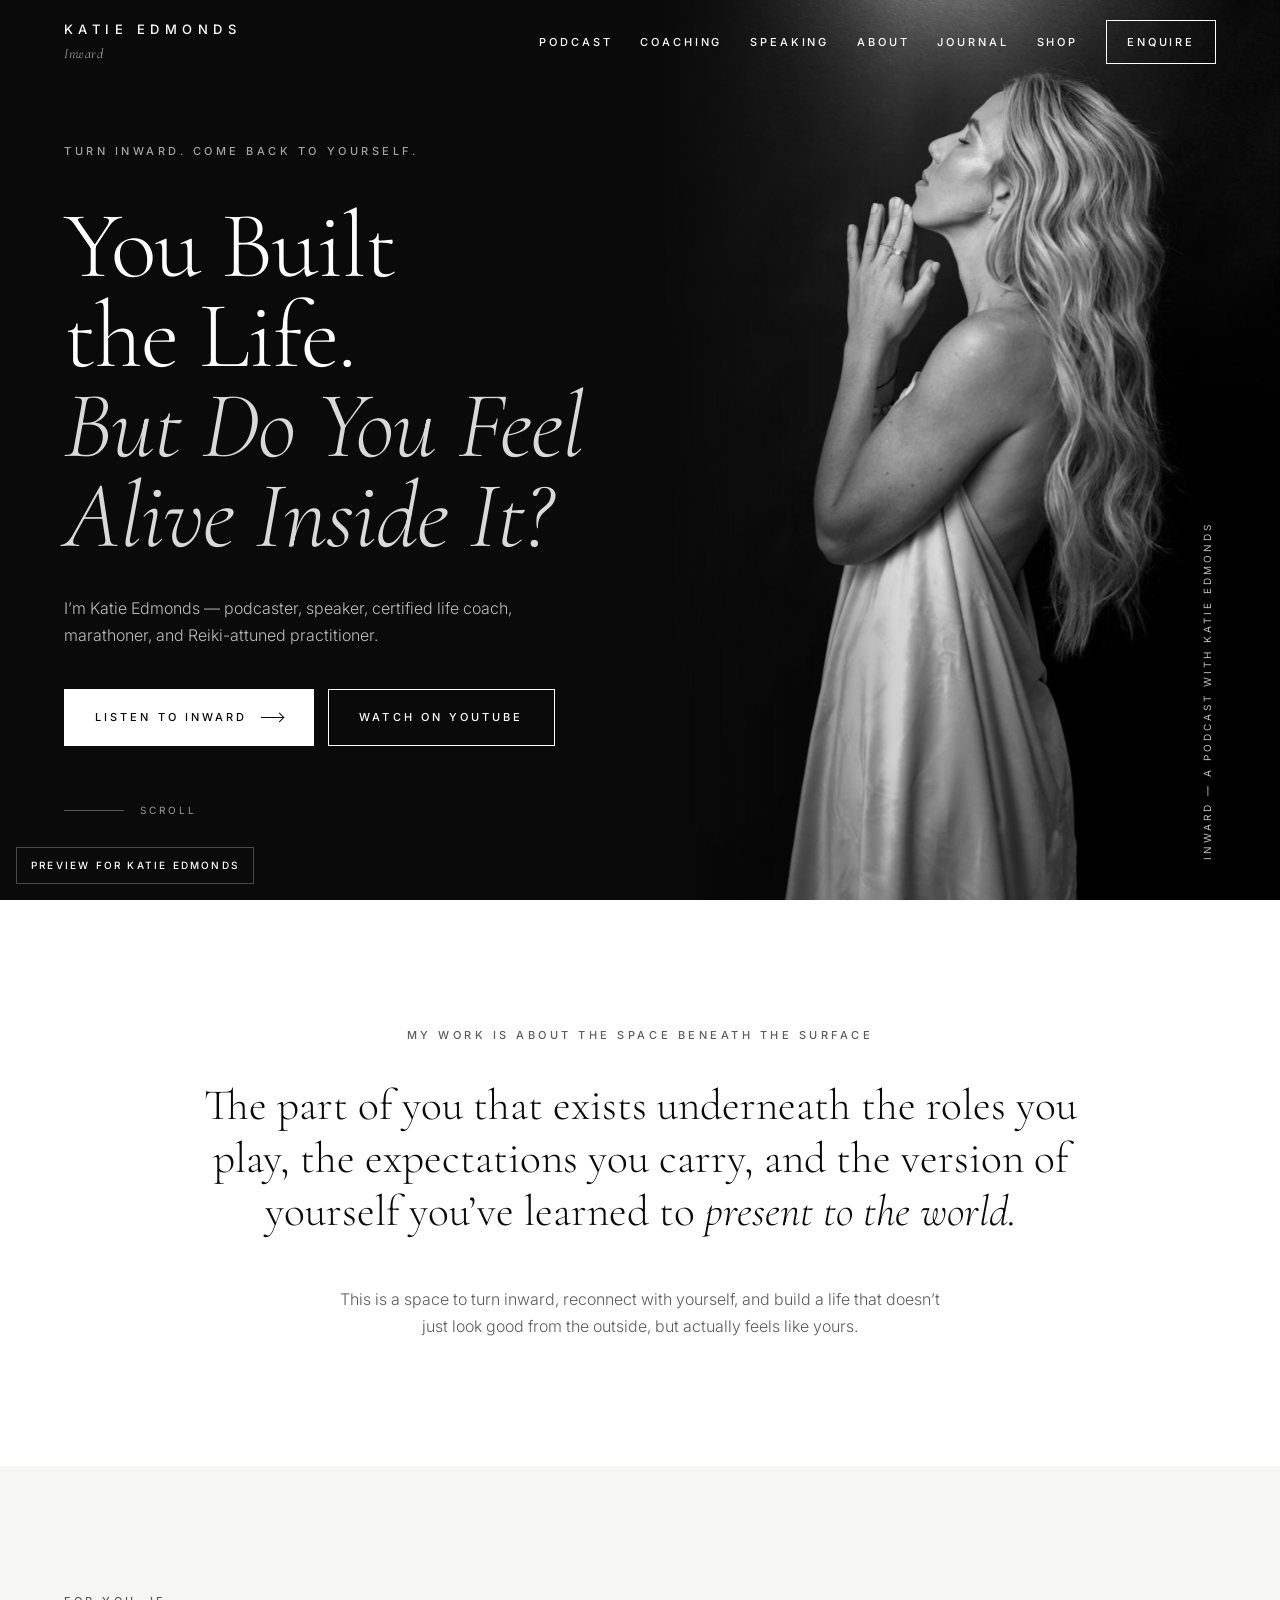
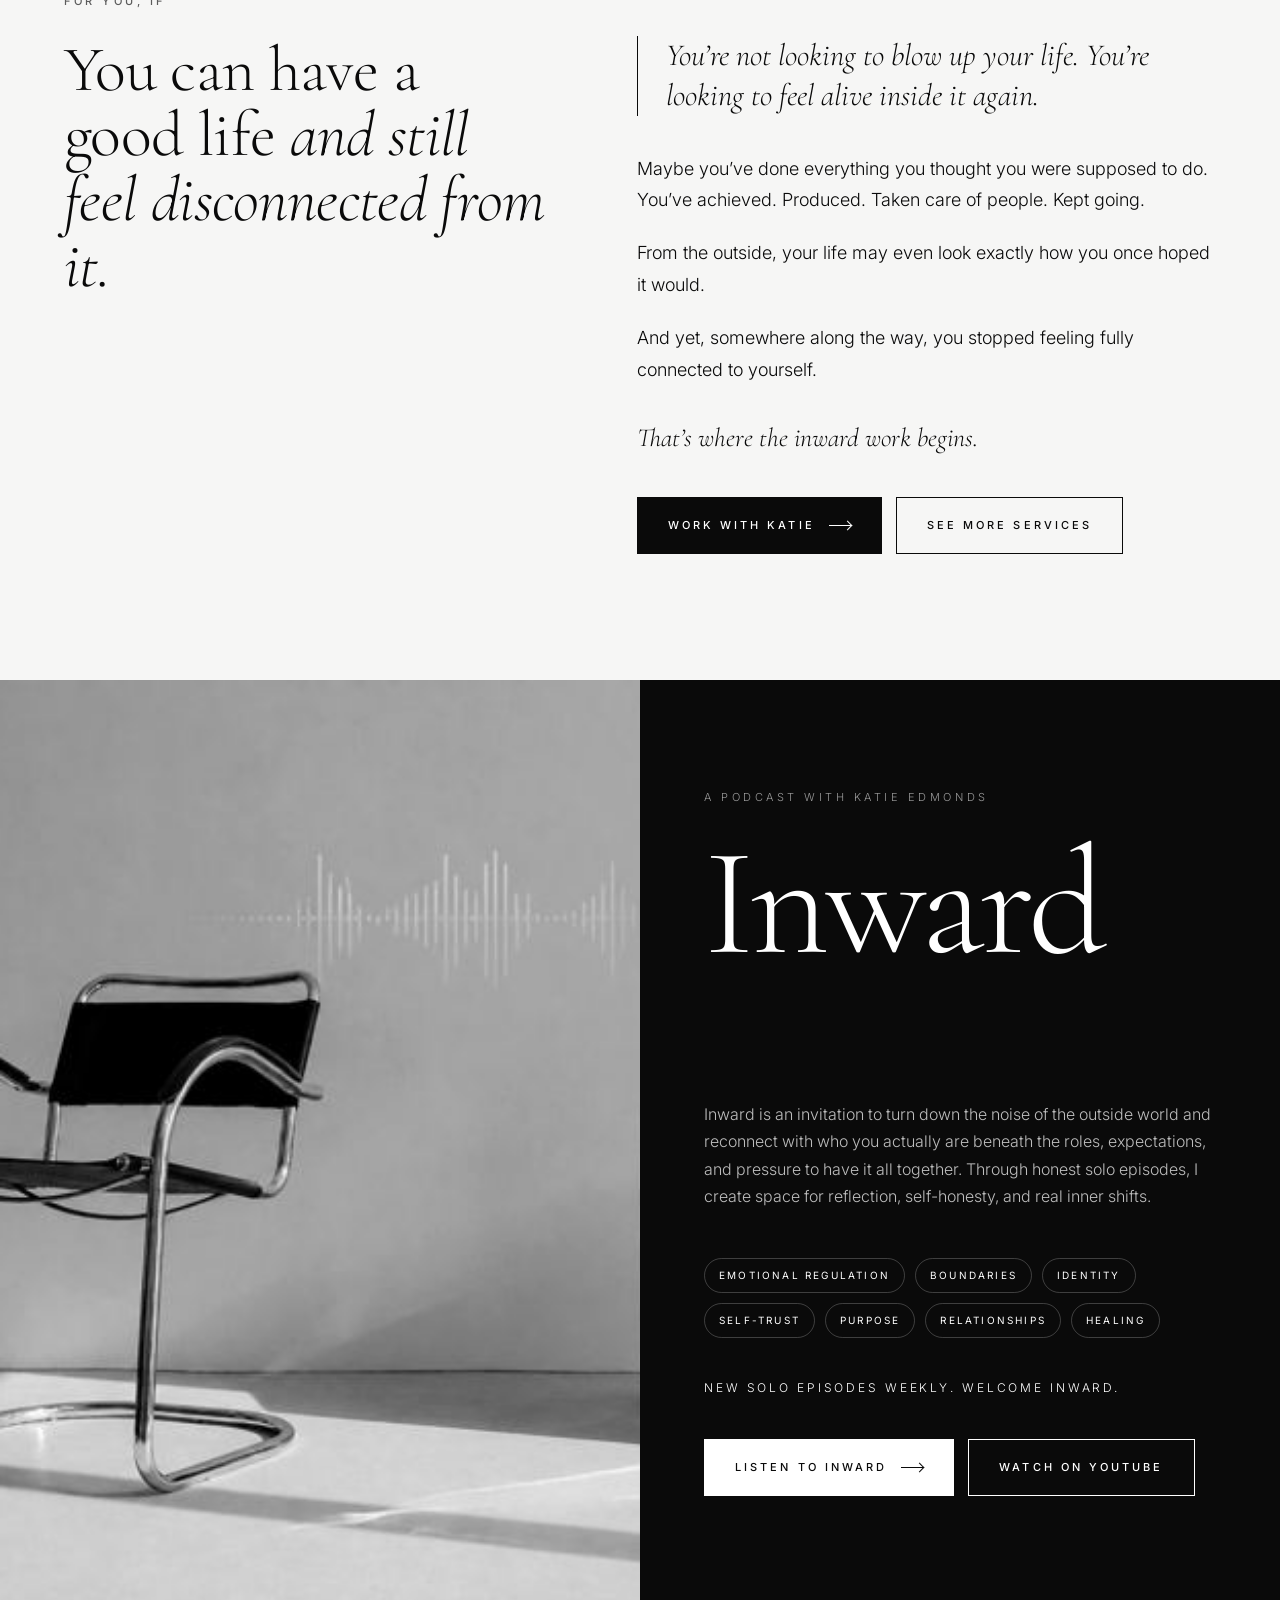
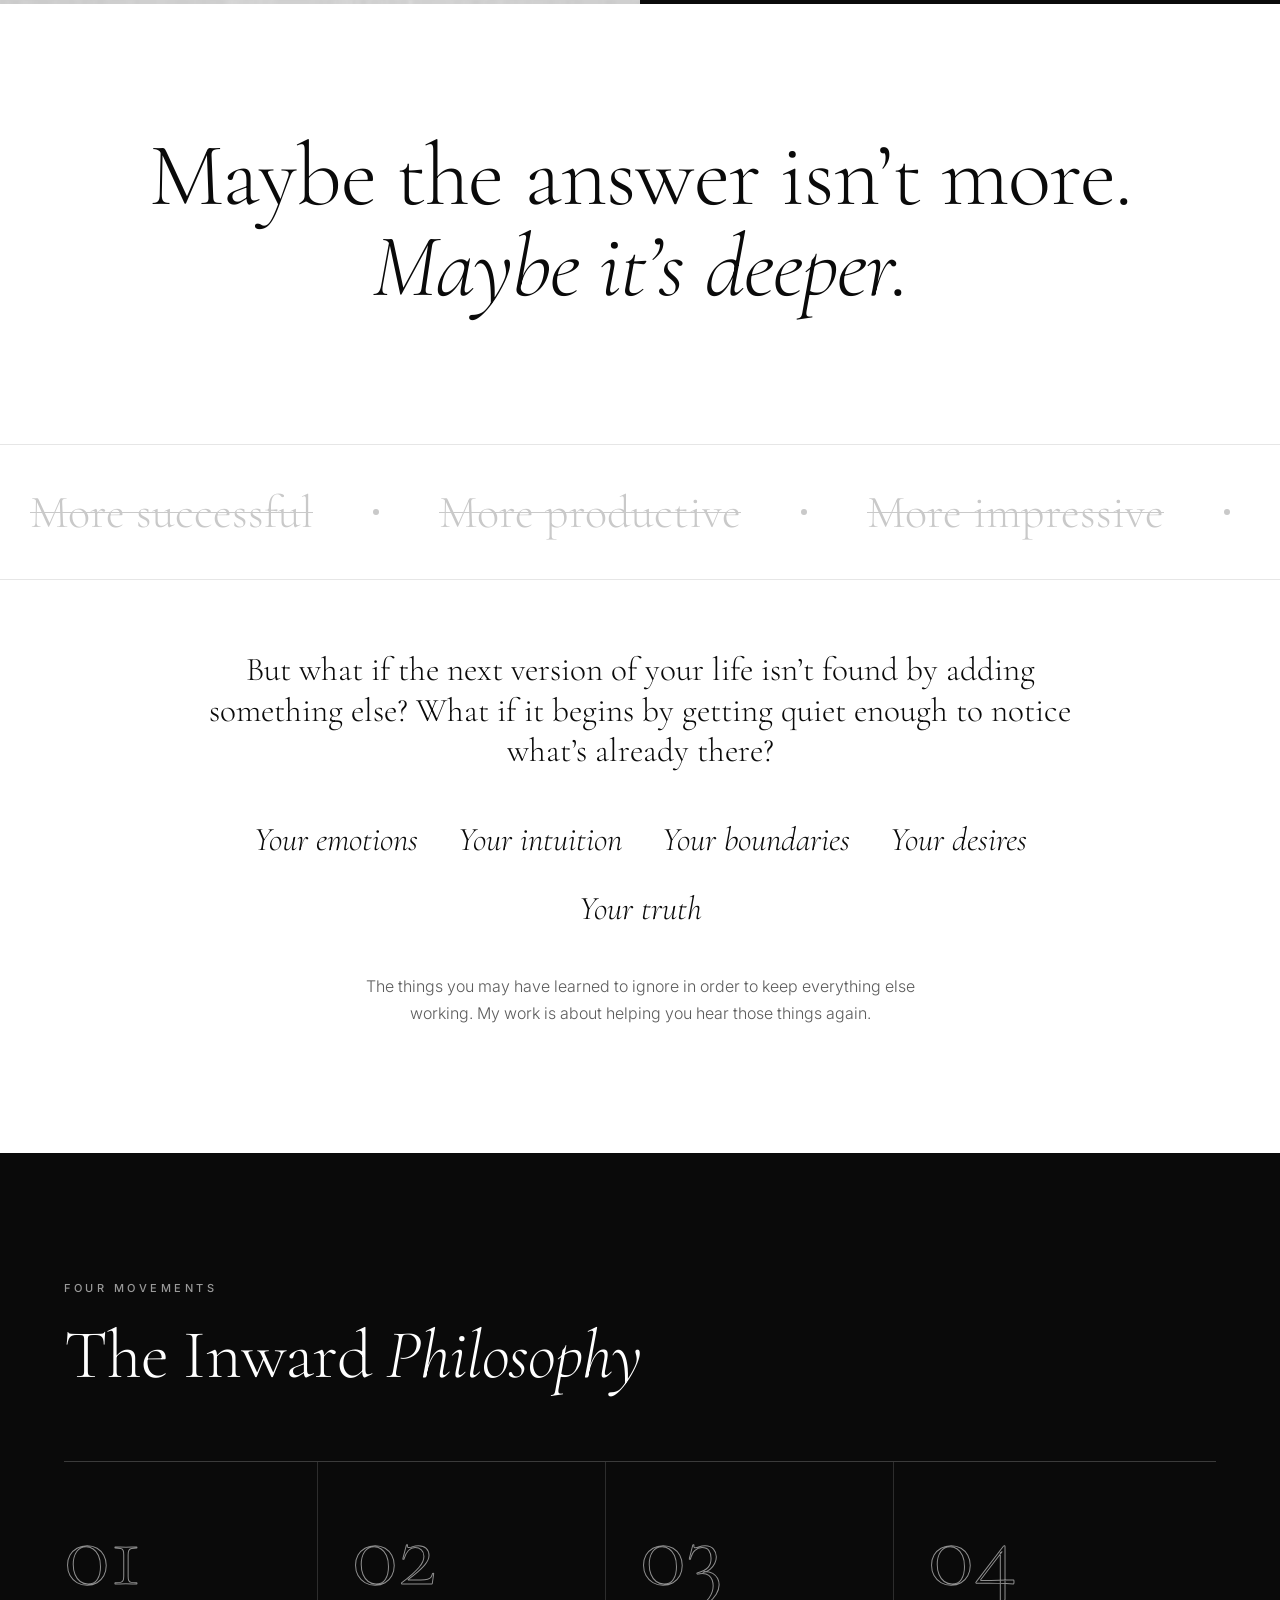
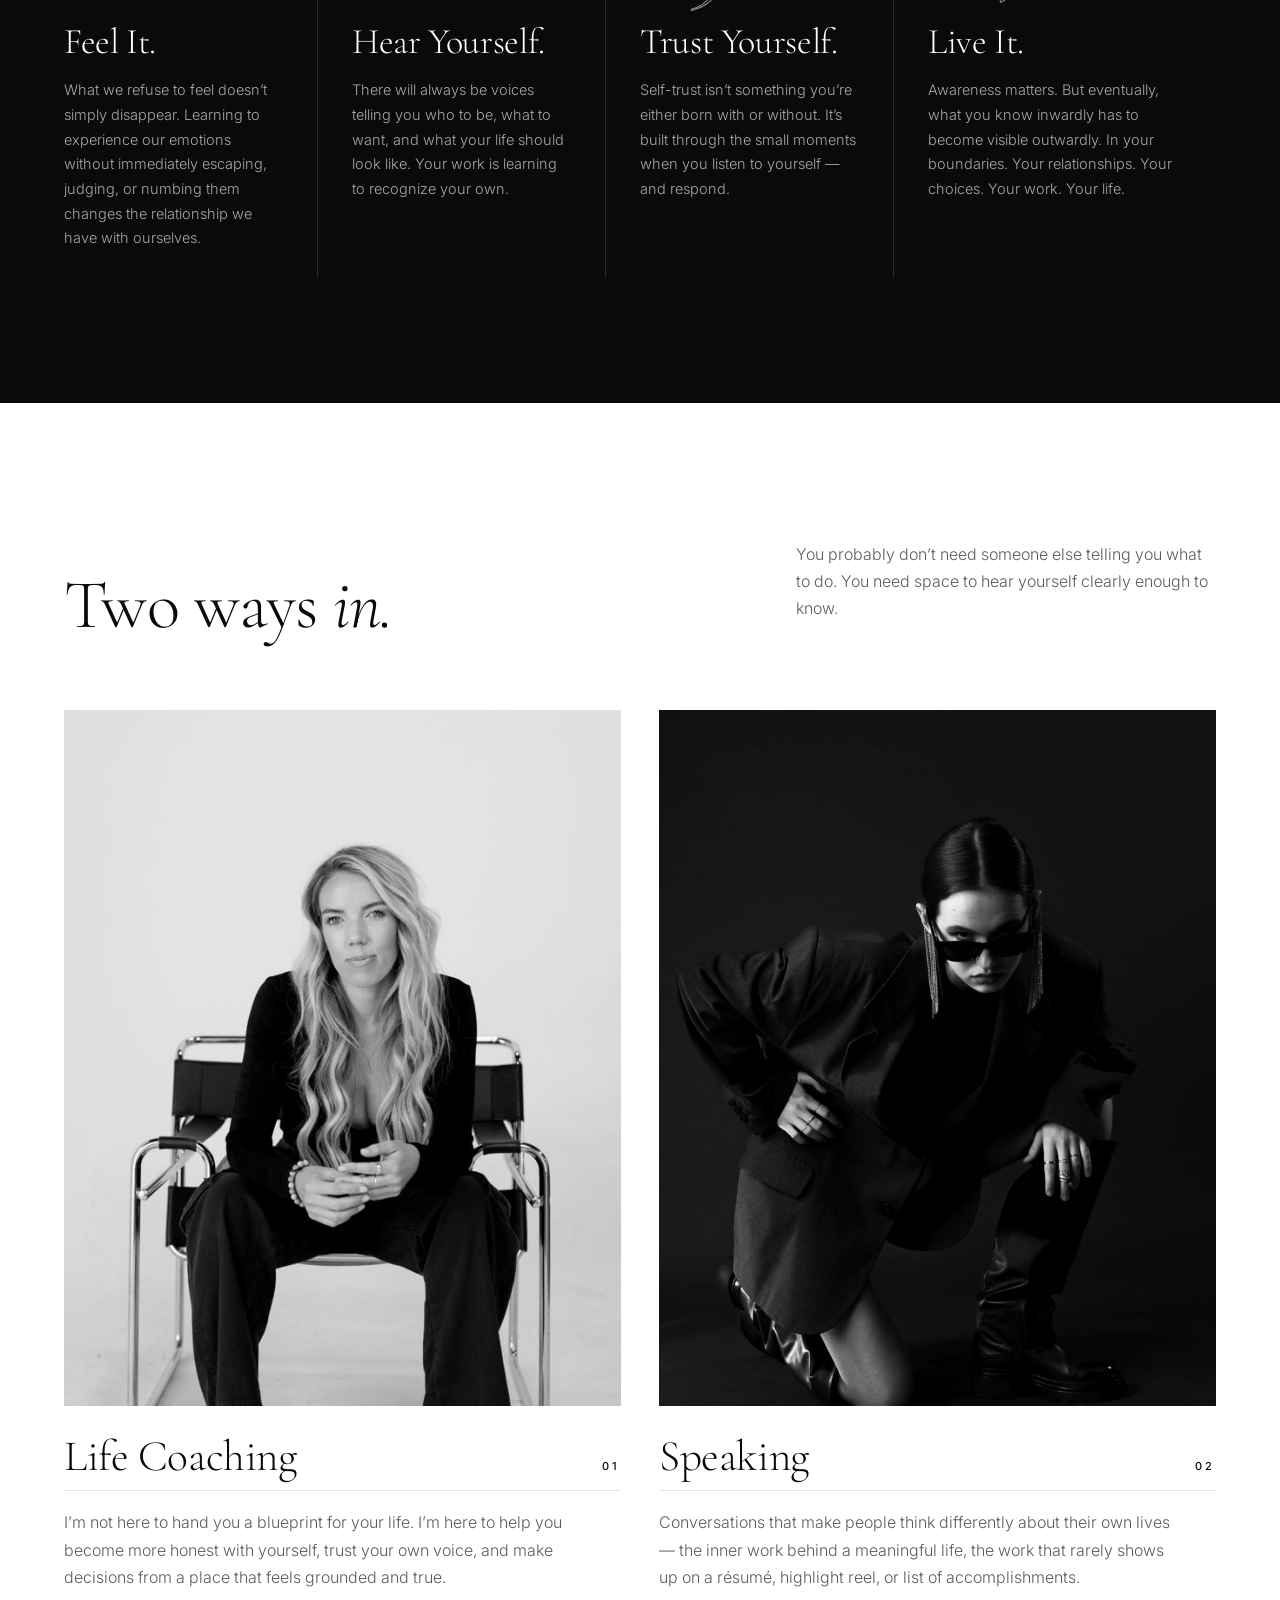
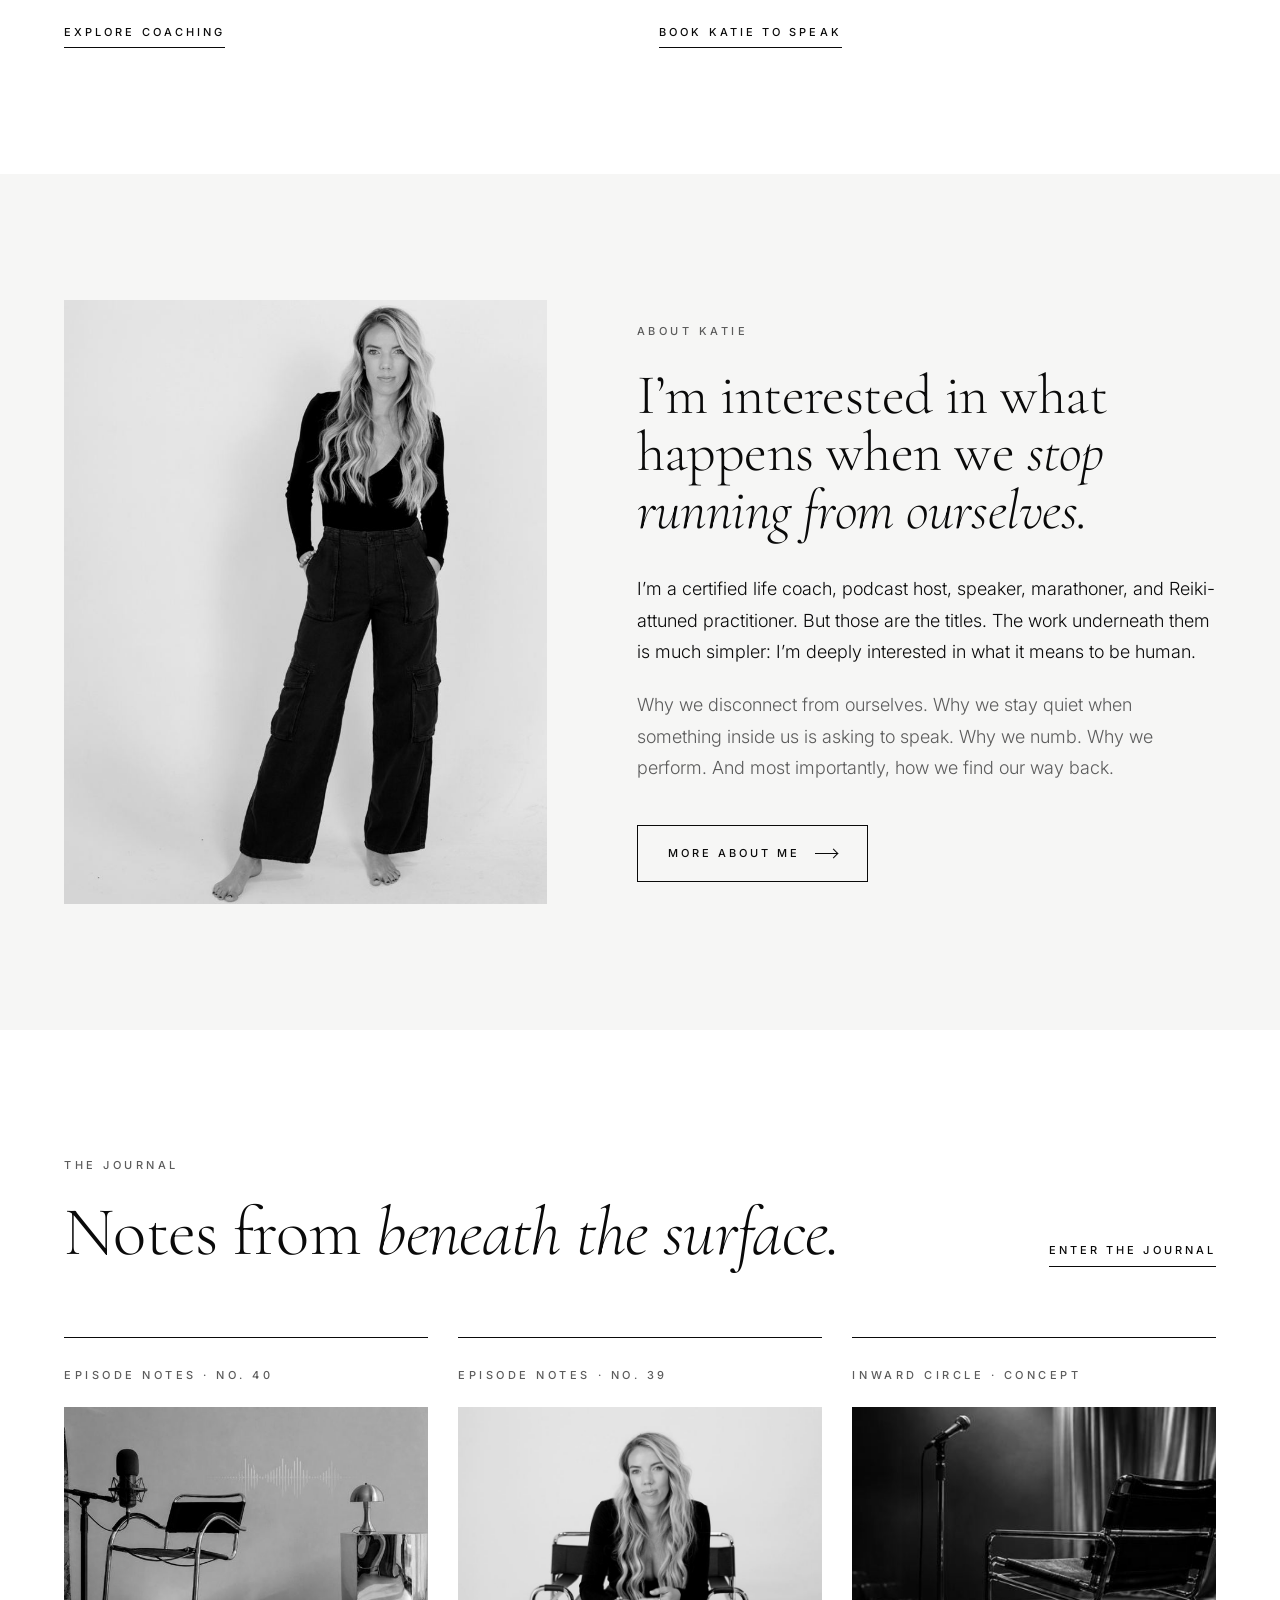
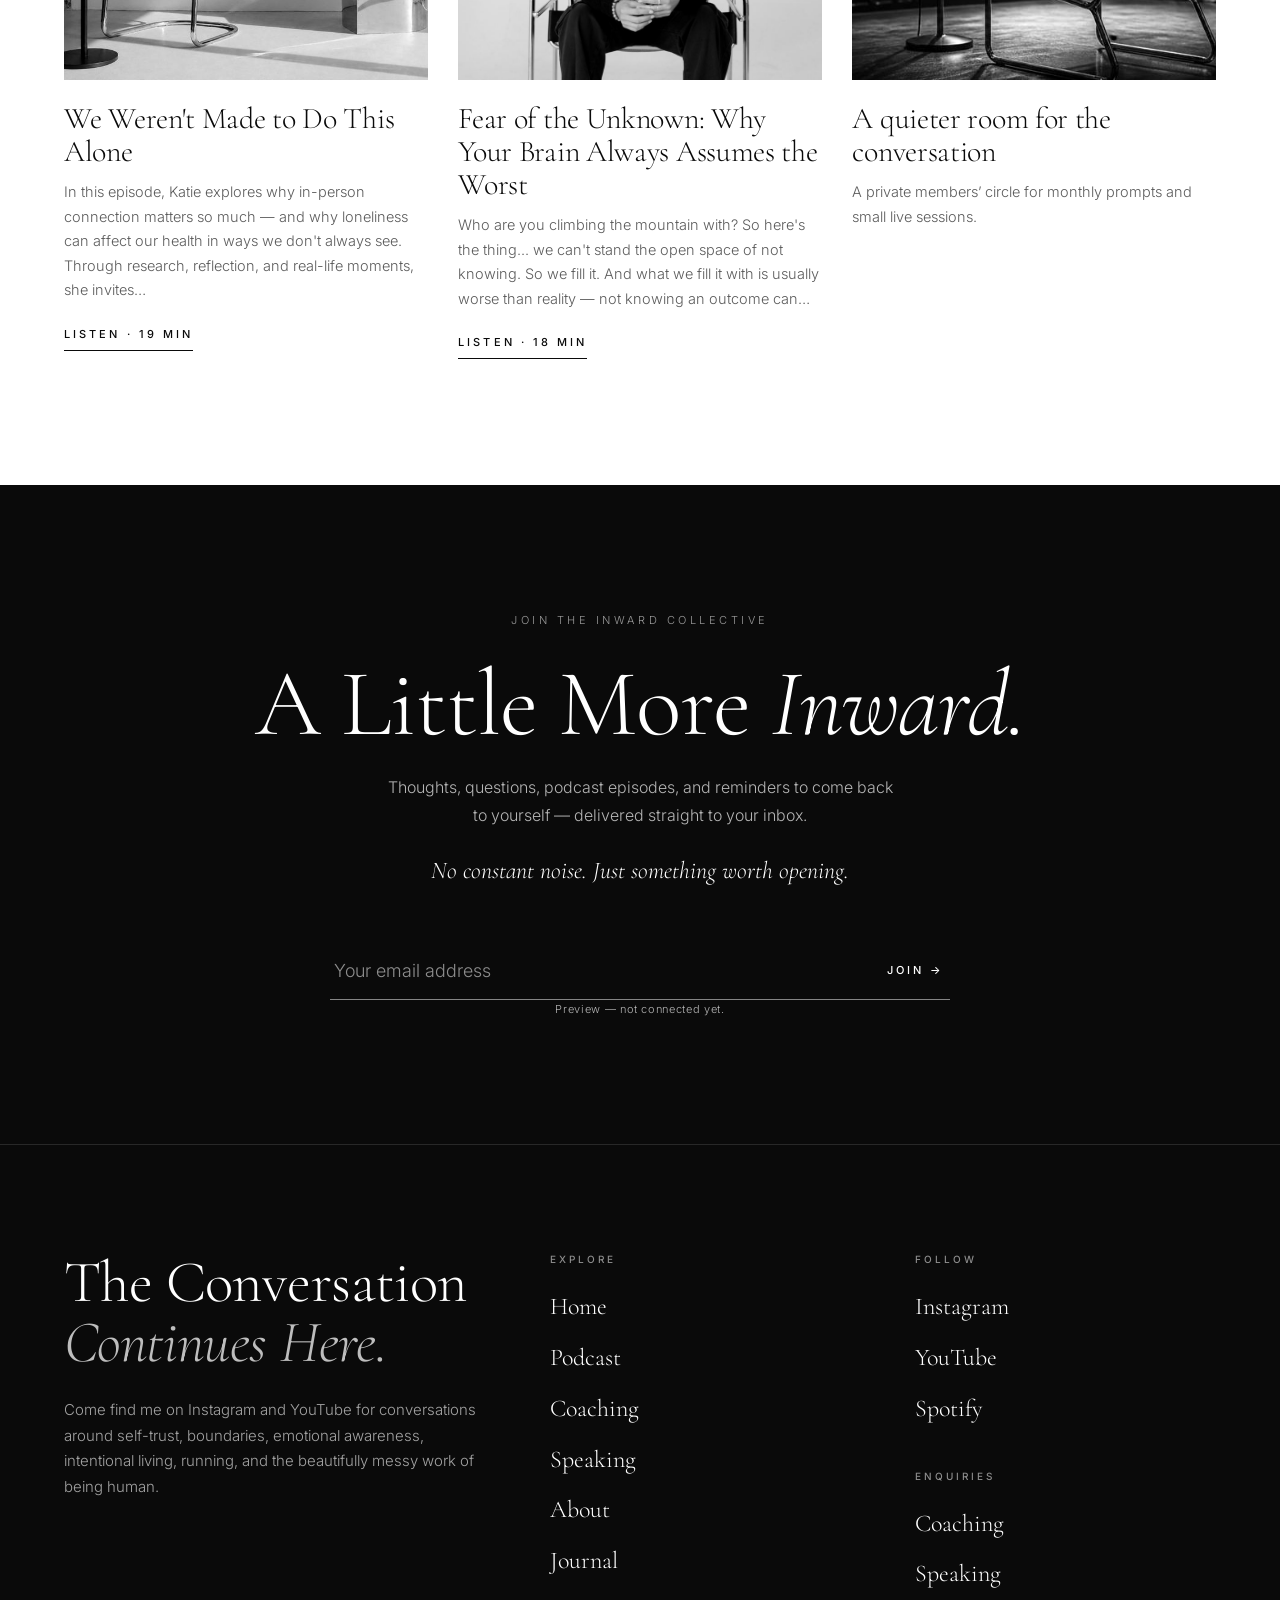
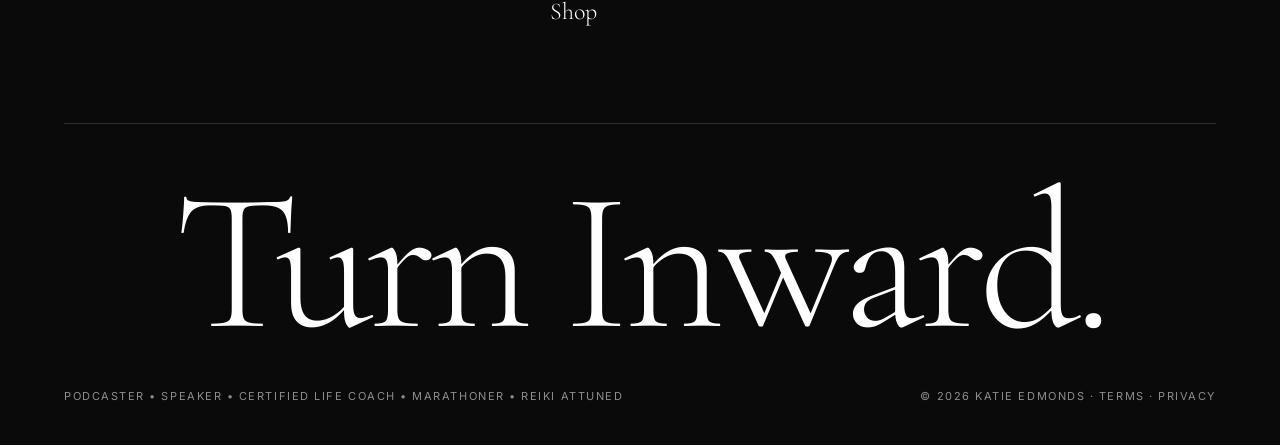
<file: index.html>
<!doctype html>
<html lang="en" class="no-js">
<head>
<meta charset="utf-8">
<meta name="viewport" content="width=device-width,initial-scale=1,viewport-fit=cover">
<meta name="robots" content="noindex,nofollow">
<title>Katie Edmonds — Inward</title>
<meta name="description" content="Katie Edmonds: podcaster, speaker and certified life coach. Turn inward. Come back to yourself.">
<meta name="theme-color" content="#0a0a0a">
<meta property="og:type" content="website">
<meta property="og:site_name" content="Katie Edmonds — Inward">
<meta property="og:title" content="Katie Edmonds — Inward">
<meta property="og:description" content="Katie Edmonds: podcaster, speaker and certified life coach. Turn inward. Come back to yourself.">
<meta property="og:image" content="https://donovinmocke-maker.github.io/inward-preview/assets/img/og.jpg">
<meta property="og:image:width" content="1200"><meta property="og:image:height" content="630">
<meta name="twitter:card" content="summary_large_image">
<link rel="apple-touch-icon" href="assets/img/apple-touch-icon.png">
<link rel="preconnect" href="https://fonts.googleapis.com"><link rel="preconnect" href="https://fonts.gstatic.com" crossorigin>
<link href="https://fonts.googleapis.com/css2?family=Cormorant+Garamond:ital,wght@0,300;0,400;0,500;1,300;1,400&family=Inter:wght@300;400;500;600&display=swap" rel="stylesheet">
<link rel="stylesheet" href="assets/css/site.css">
<link rel="icon" href="data:image/svg+xml,%3Csvg xmlns='http://www.w3.org/2000/svg' viewBox='0 0 64 64'%3E%3Crect width='64' height='64' fill='%230a0a0a'/%3E%3Ctext x='32' y='45' font-family='Georgia' font-size='38' fill='white' text-anchor='middle'%3EI%3C/text%3E%3C/svg%3E">
</head>
<body data-hero="dark">
<a class="skip" href="#main">Skip to content</a>
<header class="hdr"><div class="wrap">
<a class="logo" href="index.html" aria-label="Katie Edmonds — home">Katie Edmonds<small>Inward</small></a>
<nav class="nav" aria-label="Main"><a href="podcast.html">Podcast</a><a href="coaching.html">Coaching</a><a href="speaking.html">Speaking</a><a href="about.html">About</a><a href="journal.html">Journal</a><a href="shop.html">Shop</a><a class="btn" href="coaching.html#enquire">Enquire</a></nav>
<button class="burger" aria-label="Menu" aria-expanded="false"><span></span><span></span></button>
</div></header>
<div class="mnav" aria-label="Mobile menu"><a href="index.html"><span>01</span>Home</a><a href="podcast.html"><span>02</span>Podcast</a><a href="coaching.html"><span>03</span>Coaching</a><a href="speaking.html"><span>04</span>Speaking</a><a href="about.html"><span>05</span>About</a><a href="journal.html"><span>06</span>Journal</a><a href="shop.html"><span>07</span>Shop</a><div class="mfoot"><a href="https://www.instagram.com/thekatieedmonds" target="_blank" rel="noopener">Instagram</a><a href="https://www.youtube.com/@Inwardwithkatieedmonds/videos" target="_blank" rel="noopener">YouTube</a></div></div>
<div class="ribbon" aria-hidden="true">Preview for Katie Edmonds</div>
<main id="main">

<section class="hero on-dark" aria-label="Introduction">
<div class="hero-copy">
<p class="eyebrow rv" style="color:#a3a3a3">Turn inward. Come back to yourself.</p>
<h1 class="rv d1">You Built<br>the Life. <em>But Do You Feel Alive Inside It?</em></h1>
<p class="lede rv d2">I’m Katie Edmonds — podcaster, speaker, certified life coach, marathoner, and Reiki-attuned practitioner.</p>
<div class="btns rv d3"><a class="btn solid" href="podcast.html">Listen to Inward <span class="arr" aria-hidden="true"></span></a><a class="btn" href="https://www.youtube.com/@Inwardwithkatieedmonds/videos" target="_blank" rel="noopener">Watch on YouTube</a></div>
<div class="scroll-cue rv d3" style="margin-top:56px"><i></i>Scroll</div>
</div>
<div class="hero-img"><img src="assets/img/hero.jpg" srcset="assets/img/hero-sm.jpg 800w, assets/img/hero.jpg 2000w" sizes="(max-width:900px) 100vw, 50vw" alt="Katie Edmonds, black and white portrait" fetchpriority="high"></div>
<div class="hero-meta">Inward — A podcast with Katie Edmonds</div>
</section>

<section class="sec" aria-label="About the work">
<div class="wrap statement">
<p class="eyebrow muted rv">My work is about the space beneath the surface</p>
<p class="big rv d1" style="margin-top:34px">The part of you that exists underneath the roles you play, the expectations you carry, and the version of yourself you’ve learned to <em>present to the world.</em></p>
<p class="small rv d2">This is a space to turn inward, reconnect with yourself, and build a life that doesn’t just look good from the outside, but actually feels like yours.</p>
</div></section>

<section class="sec soft" aria-labelledby="good-life">
<div class="wrap split">
<div><p class="eyebrow muted rv">For you, if</p><h2 id="good-life" class="rv d1" style="margin-top:26px">You can have a good life <em>and still feel disconnected from it.</em></h2></div>
<div class="body-lg rv d2">
<p class="pull">You’re not looking to blow up your life. You’re looking to feel alive inside it again.</p>
<p>Maybe you’ve done everything you thought you were supposed to do. You’ve achieved. Produced. Taken care of people. Kept going.</p>
<p>From the outside, your life may even look exactly how you once hoped it would.</p>
<p>And yet, somewhere along the way, you stopped feeling fully connected to yourself.</p>
<p class="serif" style="font-size:26px;font-style:italic;margin-top:30px">That’s where the inward work begins.</p>
<div class="btns" style="margin-top:36px"><a class="btn solid" href="coaching.html">Work with Katie <span class="arr" aria-hidden="true"></span></a><a class="btn" href="speaking.html">See more services</a></div>
</div></div></section>

<section class="dark on-dark pod" aria-labelledby="pod-h">
<div class="pod-img img-rv"><img src="assets/img/studio.jpg" srcset="assets/img/studio-sm.jpg 800w, assets/img/studio.jpg 2000w" sizes="(max-width:900px) 100vw, 50vw" alt="A quiet recording studio with a microphone and chair" loading="lazy"></div>
<div class="pod-copy">
<p class="eyebrow rv" style="color:#9a9a9a">A podcast with Katie Edmonds</p>
<h2 id="pod-h" class="wordmark rv d1">Inward</h2>
<p class="first rv d2">For those who appear successful on the outside but feel disconnected, numb, or quietly unfulfilled on the inside.</p>
<p class="rv d2">Inward is an invitation to turn down the noise of the outside world and reconnect with who you actually are beneath the roles, expectations, and pressure to have it all together. Through honest solo episodes, I create space for reflection, self-honesty, and real inner shifts.</p>
<div class="tags rv d3"><span class="tag">Emotional regulation</span><span class="tag">Boundaries</span><span class="tag">Identity</span><span class="tag">Self-trust</span><span class="tag">Purpose</span><span class="tag">Relationships</span><span class="tag">Healing</span></div>
<p class="rv d3" style="color:#fff;font-size:12px;letter-spacing:.24em;text-transform:uppercase">New solo episodes weekly. Welcome inward.</p>
<div class="btns rv d3" style="margin-top:28px"><a class="btn solid" href="podcast.html">Listen to Inward <span class="arr" aria-hidden="true"></span></a><a class="btn" href="https://www.youtube.com/@Inwardwithkatieedmonds/videos" target="_blank" rel="noopener">Watch on YouTube</a></div>
</div></section>

<section class="sec deeper" aria-labelledby="deeper-h">
<div class="wrap"><h2 id="deeper-h" class="rv">Maybe the answer isn’t more.<br><em>Maybe it’s deeper.</em></h2>
<p class="rv d1" style="text-align:center;color:var(--g4);max-width:560px;margin:34px auto 0;font-weight:300">We live in a culture constantly asking us to become more.</p></div>
<div class="marquee" aria-hidden="true">
<div class="track"><span>More successful</span><b></b><span>More productive</span><b></b><span>More impressive</span><b></b><span>More certain</span><b></b></div>
<div class="track"><span>More successful</span><b></b><span>More productive</span><b></b><span>More impressive</span><b></b><span>More certain</span><b></b></div>
</div>
<div class="wrap statement">
<p class="big rv" style="font-size:clamp(24px,2.6vw,38px)">But what if the next version of your life isn’t found by adding something else? What if it begins by getting quiet enough to notice what’s already there?</p>
<div class="inner-list rv d1"><span>Your emotions</span><span>Your intuition</span><span>Your boundaries</span><span>Your desires</span><span>Your truth</span></div>
<p class="small rv d2">The things you may have learned to ignore in order to keep everything else working. My work is about helping you hear those things again.</p>
</div></section>

<section class="sec dark on-dark" aria-labelledby="phil-h">
<div class="wrap">
<div class="sec-head"><div><p class="eyebrow rv" style="color:#9a9a9a">Four movements</p><h2 id="phil-h" class="rv d1" style="margin-top:22px">The Inward <em>Philosophy</em></h2></div></div>
<div class="phil-grid">
<div class="phil rv"><div class="num">01</div><h3>Feel It.</h3><p>What we refuse to feel doesn’t simply disappear. Learning to experience our emotions without immediately escaping, judging, or numbing them changes the relationship we have with ourselves.</p></div>
<div class="phil rv d1"><div class="num">02</div><h3>Hear Yourself.</h3><p>There will always be voices telling you who to be, what to want, and what your life should look like. Your work is learning to recognize your own.</p></div>
<div class="phil rv d2"><div class="num">03</div><h3>Trust Yourself.</h3><p>Self-trust isn’t something you’re either born with or without. It’s built through the small moments when you listen to yourself — and respond.</p></div>
<div class="phil rv d3"><div class="num">04</div><h3>Live It.</h3><p>Awareness matters. But eventually, what you know inwardly has to become visible outwardly. In your boundaries. Your relationships. Your choices. Your work. Your life.</p></div>
</div></div></section>

<section class="sec" aria-labelledby="work-h">
<div class="wrap">
<div class="sec-head"><div><p class="eyebrow muted rv">Work with Katie</p><h2 id="work-h" class="rv d1" style="margin-top:22px">Two ways <em>in.</em></h2></div>
<p class="rv d2 muted" style="max-width:420px;font-weight:300">You probably don’t need someone else telling you what to do. You need space to hear yourself clearly enough to know.</p></div>
<div class="offers">
<a class="offer rv" href="coaching.html"><div class="ph img-rv"><img src="assets/img/chair-sm.jpg" alt="Katie Edmonds seated in a leather chair" loading="lazy"></div>
<div class="meta"><h3>Life Coaching</h3><span class="eyebrow">01</span></div>
<p>I’m not here to hand you a blueprint for your life. I’m here to help you become more honest with yourself, trust your own voice, and make decisions from a place that feels grounded and true.</p>
<span class="link" style="margin-top:14px">Explore coaching</span></a>
<a class="offer rv d1" href="speaking.html"><div class="ph img-rv"><img src="assets/img/dark-sm.jpg" alt="Katie Edmonds in black, crouched against a dark backdrop" loading="lazy" style="object-position:50% 40%"></div>
<div class="meta"><h3>Speaking</h3><span class="eyebrow">02</span></div>
<p>Conversations that make people think differently about their own lives — the inner work behind a meaningful life, the work that rarely shows up on a résumé, highlight reel, or list of accomplishments.</p>
<span class="link" style="margin-top:14px">Book Katie to speak</span></a>
</div></div></section>

<section class="sec soft" aria-labelledby="about-h">
<div class="wrap about">
<div class="ph img-rv"><img src="assets/img/standing-sm.jpg" alt="Katie Edmonds standing, full length portrait" loading="lazy"></div>
<div>
<p class="eyebrow muted rv">About Katie</p>
<h2 id="about-h" class="rv d1">I’m interested in what happens when we <em>stop running from ourselves.</em></h2>
<div class="body-lg rv d2"><p>I’m a certified life coach, podcast host, speaker, marathoner, and Reiki-attuned practitioner. But those are the titles. The work underneath them is much simpler: I’m deeply interested in what it means to be human.</p>
<p class="muted">Why we disconnect from ourselves. Why we stay quiet when something inside us is asking to speak. Why we numb. Why we perform. And most importantly, how we find our way back.</p></div>
<a class="btn rv d3" href="about.html" style="margin-top:20px">More about me <span class="arr" aria-hidden="true"></span></a>
</div></div></section>

<section class="sec" aria-labelledby="journal-h">
<div class="wrap">
<div class="sec-head"><div><p class="eyebrow muted rv">The Journal</p><h2 id="journal-h" class="rv d1" style="margin-top:22px">Notes from <em>beneath the surface.</em></h2></div><a class="link rv d2" href="journal.html">Enter the Journal</a></div>
<div class="posts">
<article class="post rv"><span class="eyebrow muted">Episode notes · No. 40</span><a class="ph" href="podcast.html#ep-40" tabindex="-1" aria-hidden="true"><img src="assets/img/studio-sm.jpg" alt="" loading="lazy"></a><h3><a href="podcast.html#ep-40">We Weren&#x27;t Made to Do This Alone</a></h3><p>In this episode, Katie explores why in-person connection matters so much — and why loneliness can affect our health in ways we don&#x27;t always see. Through research, reflection, and real-life moments, she invites…</p><a class="link" href="podcast.html#ep-40">Listen · 19 min</a></article><article class="post rv d1"><span class="eyebrow muted">Episode notes · No. 39</span><a class="ph" href="podcast.html#ep-39" tabindex="-1" aria-hidden="true"><img src="assets/img/chair-sm.jpg" alt="" loading="lazy"></a><h3><a href="podcast.html#ep-39">Fear of the Unknown: Why Your Brain Always Assumes the Worst</a></h3><p>Who are you climbing the mountain with? So here&#x27;s the thing... we can&#x27;t stand the open space of not knowing. So we fill it. And what we fill it with is usually worse than reality — not knowing an outcome can…</p><a class="link" href="podcast.html#ep-39">Listen · 18 min</a></article>
<article class="post rv d2"><span class="eyebrow muted">Inward Circle · Concept</span><div class="ph"><img src="assets/img/stage-sm.jpg" alt="An empty stage with a single chair and microphone" loading="lazy"></div><h3>A quieter room for the conversation</h3><p>A private members’ circle for monthly prompts and small live sessions.</p></article>
</div></div></section>
<section class="sec dark letter on-dark" id="newsletter" aria-labelledby="nl-h">
<div class="wrap">
<p class="eyebrow rv" style="color:#9a9a9a">Join the Inward Collective</p>
<h2 id="nl-h" class="rv d1">A Little More <em>Inward.</em></h2>
<p class="rv d2">Thoughts, questions, podcast episodes, and reminders to come back to yourself — delivered straight to your inbox.</p>
<p class="quiet rv d2">No constant noise. Just something worth opening.</p>
<form class="nl-form rv d3" data-preview="Preview only — sign-up will connect to Katie’s email list at launch." aria-label="Newsletter sign-up">
<label for="nl-email" class="skip">Email address</label>
<input id="nl-email" type="email" placeholder="Your email address" autocomplete="email" required>
<button type="submit">Join →</button>
</form>
<p class="form-note">Preview — not connected yet.</p>
</div></section>
</main>
<footer class="ftr on-dark">
<div class="wrap">
<div class="ftr-top">
<div><h2>The Conversation<br><em>Continues Here.</em></h2>
<p>Come find me on Instagram and YouTube for conversations around self-trust, boundaries, emotional awareness, intentional living, running, and the beautifully messy work of being human.</p></div>
<div><h4>Explore</h4><ul><li><a href="index.html">Home</a></li><li><a href="podcast.html">Podcast</a></li><li><a href="coaching.html">Coaching</a></li><li><a href="speaking.html">Speaking</a></li><li><a href="about.html">About</a></li><li><a href="journal.html">Journal</a></li><li><a href="shop.html">Shop</a></li></ul></div>
<div><h4>Follow</h4><ul><li><a href="https://www.instagram.com/thekatieedmonds" target="_blank" rel="noopener">Instagram</a></li><li><a href="https://www.youtube.com/@Inwardwithkatieedmonds/videos" target="_blank" rel="noopener">YouTube</a></li><li><a href="https://open.spotify.com/show/5NAPFrZKIMuXlYtL2vvtdf" target="_blank" rel="noopener">Spotify</a></li></ul>
<h4 style="margin-top:40px">Enquiries</h4><ul><li><a href="coaching.html#enquire">Coaching</a></li><li><a href="speaking.html#book">Speaking</a></li></ul></div>
</div>
<div class="ftr-big" aria-hidden="true">Turn Inward.</div>
<div class="ftr-bot"><span>Podcaster • Speaker • Certified Life Coach • Marathoner • Reiki Attuned</span><span>© 2026 Katie Edmonds · Terms · Privacy</span></div>
</div></footer>
<script src="assets/js/site.js" defer></script>
</body></html>
</file>
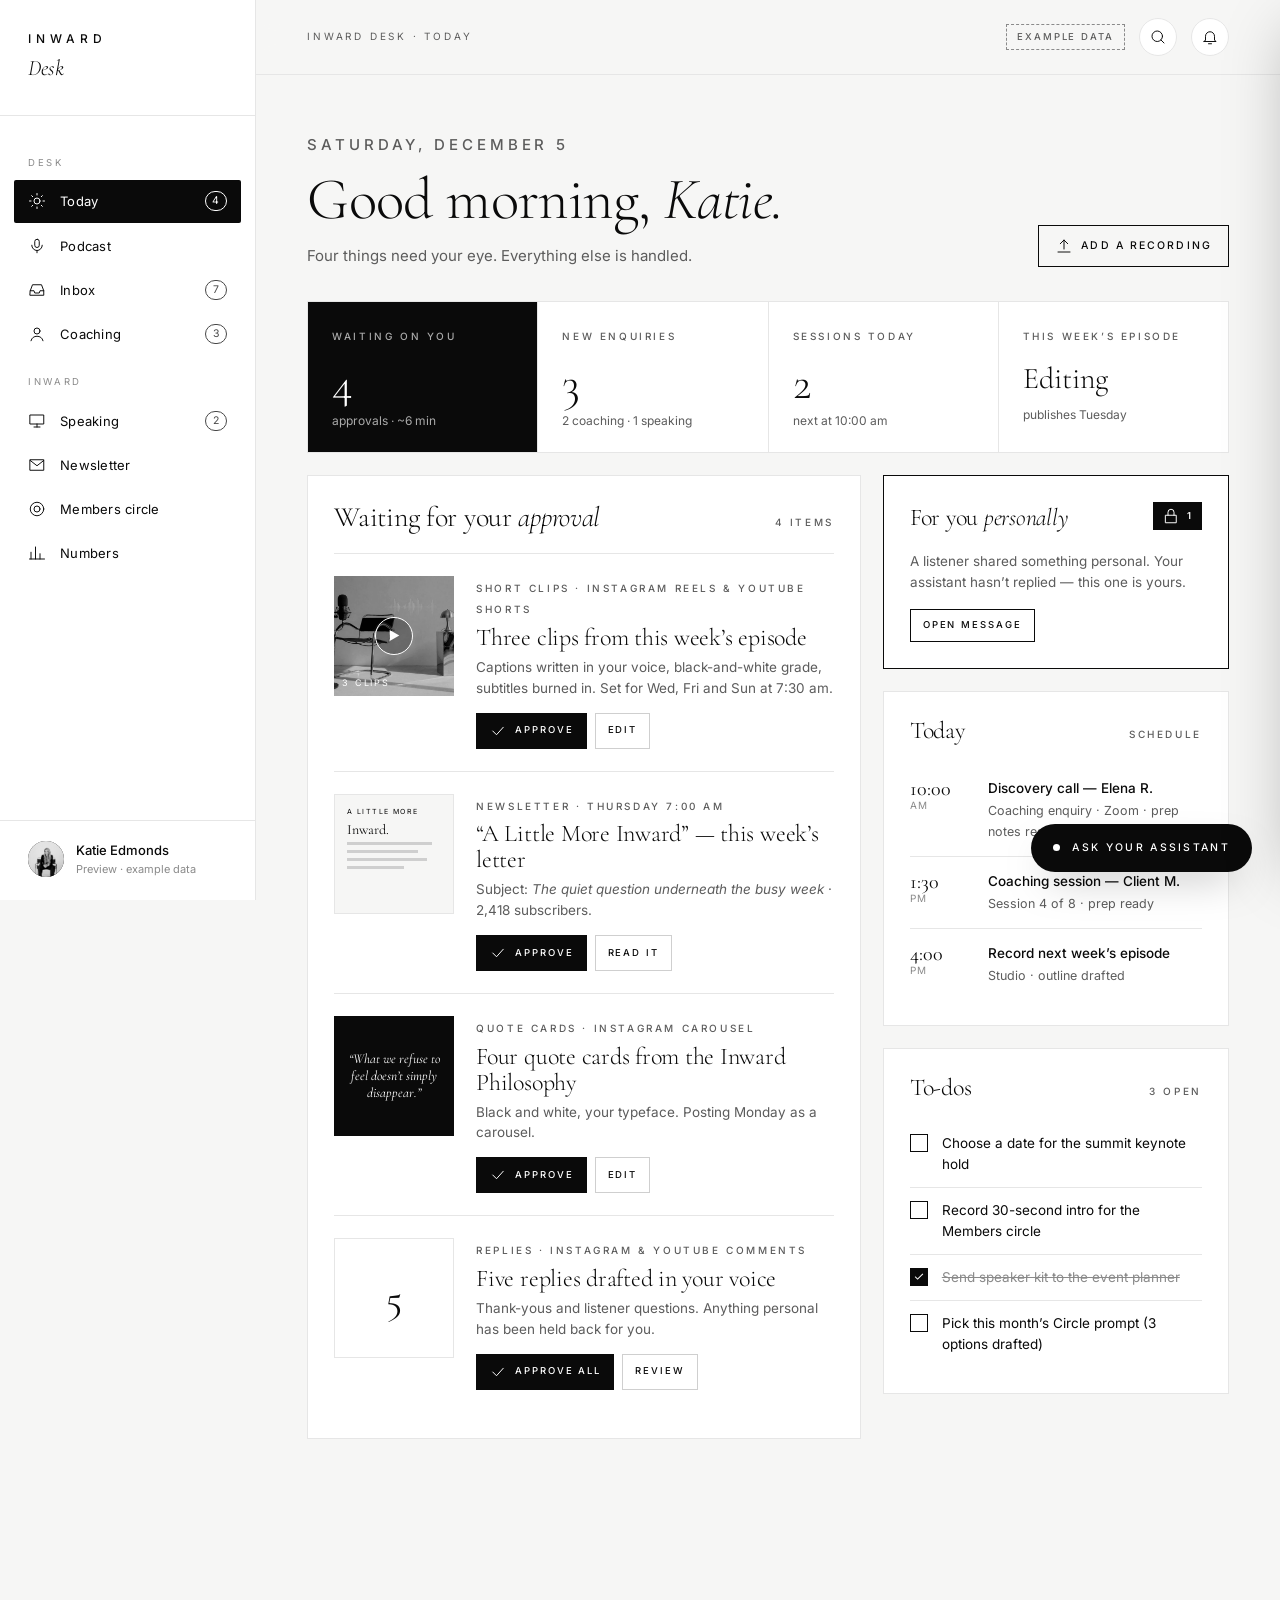
<file: desk/index.html>
<!doctype html>
<html lang="en">
<head>
<meta charset="utf-8">
<meta name="viewport" content="width=device-width,initial-scale=1,viewport-fit=cover">
<meta name="robots" content="noindex,nofollow">
<meta name="theme-color" content="#ffffff">
<meta name="apple-mobile-web-app-capable" content="yes">
<meta name="apple-mobile-web-app-title" content="Inward Desk">
<title>Inward Desk — Katie Edmonds (preview)</title>
<link rel="preconnect" href="https://fonts.googleapis.com"><link rel="preconnect" href="https://fonts.gstatic.com" crossorigin>
<link href="https://fonts.googleapis.com/css2?family=Cormorant+Garamond:ital,wght@0,300;0,400;0,500;1,300;1,400&family=Inter:wght@300;400;500;600&display=swap" rel="stylesheet">
<link rel="stylesheet" href="desk.css">
<link rel="icon" href="data:image/svg+xml,%3Csvg xmlns='http://www.w3.org/2000/svg' viewBox='0 0 64 64'%3E%3Crect width='64' height='64' fill='%230a0a0a'/%3E%3Ctext x='32' y='45' font-family='Georgia' font-size='38' fill='white' text-anchor='middle'%3EI%3C/text%3E%3C/svg%3E">
</head>
<body>
<div class="app">
<aside class="side" aria-label="Desk navigation">
<div class="brand"><div class="w">Inward</div><div class="s">Desk</div></div>
<nav class="snav"><div class="grp">Desk</div><button data-go="today" aria-current="true"><svg class="ico" viewBox="0 0 24 24" width="18" height="18" aria-hidden="true"><circle cx="12" cy="12" r="4"/><path d="M12 2v2M12 20v2M4.9 4.9l1.4 1.4M17.7 17.7l1.4 1.4M2 12h2M20 12h2M4.9 19.1l1.4-1.4M17.7 6.3l1.4-1.4"/></svg><span>Today</span><span class=ct>4</span></button><button data-go="podcast" aria-current="false"><svg class="ico" viewBox="0 0 24 24" width="18" height="18" aria-hidden="true"><rect x="9" y="3" width="6" height="11" rx="3"/><path d="M5 11a7 7 0 0 0 14 0M12 18v3"/></svg><span>Podcast</span></button><button data-go="inbox" aria-current="false"><svg class="ico" viewBox="0 0 24 24" width="18" height="18" aria-hidden="true"><path d="M3 13l3-8h12l3 8v6H3z"/><path d="M3 13h5l1 3h6l1-3h5"/></svg><span>Inbox</span><span class=ct>7</span></button><button data-go="coaching" aria-current="false"><svg class="ico" viewBox="0 0 24 24" width="18" height="18" aria-hidden="true"><circle cx="12" cy="8" r="4"/><path d="M4 21c1-4 4-6 8-6s7 2 8 6"/></svg><span>Coaching</span><span class=ct>3</span></button><div class="grp">Inward</div><button data-go="speaking" aria-current="false"><svg class="ico" viewBox="0 0 24 24" width="18" height="18" aria-hidden="true"><rect x="3" y="4" width="18" height="12"/><path d="M12 16v4M8 20h8"/></svg><span>Speaking</span><span class=ct>2</span></button><button data-go="newsletter" aria-current="false"><svg class="ico" viewBox="0 0 24 24" width="18" height="18" aria-hidden="true"><rect x="3" y="5" width="18" height="14"/><path d="M3 6l9 7 9-7"/></svg><span>Newsletter</span></button><button data-go="circle" aria-current="false"><svg class="ico" viewBox="0 0 24 24" width="18" height="18" aria-hidden="true"><circle cx="12" cy="12" r="9"/><circle cx="12" cy="12" r="4"/></svg><span>Members circle</span></button><button data-go="numbers" aria-current="false"><svg class="ico" viewBox="0 0 24 24" width="18" height="18" aria-hidden="true"><path d="M4 20V11M10 20V4M16 20v-7M22 20H2"/></svg><span>Numbers</span></button></nav>
<div class="side-foot"><span class="av"><img src="../assets/img/chair-sm.jpg" alt=""></span><div><b style="font-weight:500;font-size:13px">Katie Edmonds</b><small>Preview · example data</small></div></div>
</aside>
<main class="main">
<div class="top"><span class="crumb" id="crumb">Inward Desk · Today</span><div class="r"><span class="xd">Example data</span><button class="icon-btn" aria-label="Search" data-toast="Search across messages, episodes and clients (preview)."><svg class="ico" viewBox="0 0 24 24" width="16" height="16" aria-hidden="true"><circle cx="11" cy="11" r="7"/><path d="M20 20l-4-4"/></svg></button><button class="icon-btn" aria-label="Notifications" data-toast="Notifications (preview)."><svg class="ico" viewBox="0 0 24 24" width="16" height="16" aria-hidden="true"><path d="M6 16v-5a6 6 0 0 1 12 0v5l2 2H4z"/><path d="M10 21h4"/></svg></button></div></div>
<div class="mtop"><span class="w">Inward<em>Desk</em></span><span style="display:flex;gap:10px;align-items:center"><span class="xd">Example data</span><span class="av" style="width:32px;height:32px"><img src="../assets/img/chair-sm.jpg" alt=""></span></span></div>

<section class="view on" id="v-today" aria-label="Today">
<div class="vh"><div><p class="eb" data-today>Today</p><h1 style="margin-top:12px">Good morning, <em>Katie.</em></h1><p>Four things need your eye. Everything else is handled.</p></div>
<button class="b" data-go="podcast"><svg class="ico" viewBox="0 0 24 24" width="14" height="14" aria-hidden="true"><path d="M12 16V4M7 9l5-5 5 5M4 20h16"/></svg> Add a recording</button></div>
<div class="grid4" style="margin-bottom:22px">
<div class="kpi ink"><span class="eb">Waiting on you</span><div class="v">4</div><div class="d">approvals · ~6 min</div></div>
<div class="kpi"><span class="eb">New enquiries</span><div class="v">3</div><div class="d">2 coaching · 1 speaking</div></div>
<div class="kpi"><span class="eb">Sessions today</span><div class="v">2</div><div class="d">next at 10:00 am</div></div>
<div class="kpi"><span class="eb">This week’s episode</span><div class="v" style="font-size:30px;margin:18px 0 12px">Editing</div><div class="d">publishes Tuesday</div></div>
</div>
<div class="grid2">
<div class="card"><div class="ch"><h2>Waiting for your <em>approval</em></h2><span class="eb">4 items</span></div>
<div class="appr" id="a1"><div class="thumb"><img src="../assets/img/studio-sm.jpg" alt=""><div class="pl"><i><svg viewBox="0 0 14 16" width="11" height="11" aria-hidden="true"><path d="M0 0l14 8-14 8z" fill="currentColor"/></svg></i></div><span class="n">3 CLIPS</span></div>
<div><span class="eb">Short clips · Instagram Reels &amp; YouTube Shorts</span><h3>Three clips from this week’s episode</h3><p>Captions written in your voice, black-and-white grade, subtitles burned in. Set for Wed, Fri and Sun at 7:30 am.</p><div class="bs"><button class="b p sm" data-approve="Clips approved — scheduled for Wed, Fri and Sun."><svg class="ico" viewBox="0 0 24 24" width="14" height="14" aria-hidden="true"><path d="M5 12l5 5 9-10"/></svg> Approve</button><button class="b g sm" data-toast="Edit opens the full draft — preview only.">Edit</button></div><span class="done-tag"><svg class="ico" viewBox="0 0 24 24" width="14" height="14" aria-hidden="true"><path d="M5 12l5 5 9-10"/></svg> Approved — scheduled</span></div></div>
<div class="appr" id="a2"><div class="thumb letter"><span style="height:auto;background:none;font-size:7px;letter-spacing:.2em">A LITTLE MORE</span><b>Inward.</b><span style="width:90%"></span><span style="width:75%"></span><span style="width:85%"></span><span style="width:60%"></span></div>
<div><span class="eb">Newsletter · Thursday 7:00 am</span><h3>“A Little More Inward” — this week’s letter</h3><p>Subject: <i>The quiet question underneath the busy week</i> · 2,418 subscribers.</p><div class="bs"><button class="b p sm" data-approve="Letter approved — goes out Thursday 7:00 am."><svg class="ico" viewBox="0 0 24 24" width="14" height="14" aria-hidden="true"><path d="M5 12l5 5 9-10"/></svg> Approve</button><button class="b g sm" data-go="newsletter">Read it</button></div><span class="done-tag"><svg class="ico" viewBox="0 0 24 24" width="14" height="14" aria-hidden="true"><path d="M5 12l5 5 9-10"/></svg> Approved — scheduled</span></div></div>
<div class="appr" id="a3"><div class="thumb quote">“What we refuse to feel doesn’t simply disappear.”</div>
<div><span class="eb">Quote cards · Instagram carousel</span><h3>Four quote cards from the Inward Philosophy</h3><p>Black and white, your typeface. Posting Monday as a carousel.</p><div class="bs"><button class="b p sm" data-approve="Quote cards approved — posting Monday."><svg class="ico" viewBox="0 0 24 24" width="14" height="14" aria-hidden="true"><path d="M5 12l5 5 9-10"/></svg> Approve</button><button class="b g sm" data-toast="Edit opens the full draft — preview only.">Edit</button></div><span class="done-tag"><svg class="ico" viewBox="0 0 24 24" width="14" height="14" aria-hidden="true"><path d="M5 12l5 5 9-10"/></svg> Approved — scheduled</span></div></div>
<div class="appr" id="a4"><div class="thumb dm">5</div>
<div><span class="eb">Replies · Instagram &amp; YouTube comments</span><h3>Five replies drafted in your voice</h3><p>Thank-yous and listener questions. Anything personal has been held back for you.</p><div class="bs"><button class="b p sm" data-approve="5 replies approved and sent."><svg class="ico" viewBox="0 0 24 24" width="14" height="14" aria-hidden="true"><path d="M5 12l5 5 9-10"/></svg> Approve all</button><button class="b g sm" data-go="inbox">Review</button></div><span class="done-tag"><svg class="ico" viewBox="0 0 24 24" width="14" height="14" aria-hidden="true"><path d="M5 12l5 5 9-10"/></svg> Approved — sent</span></div></div>
</div>
<div class="stack">
<div class="card" style="border-color:var(--ink)"><div class="ch"><h2 style="font-size:24px">For you <em>personally</em></h2><span class="flag"><svg class="ico" viewBox="0 0 24 24" width="12" height="12" aria-hidden="true"><rect x="5" y="11" width="14" height="10"/><path d="M8 11V7a4 4 0 0 1 8 0v4"/></svg> 1</span></div>
<p class="mut" style="font-size:13.5px;margin-bottom:16px">A listener shared something personal. Your assistant hasn’t replied — this one is yours.</p><button class="b sm" data-go="inbox" data-open="m3">Open message</button></div>
<div class="card"><div class="ch"><h2 style="font-size:24px">Today</h2><span class="eb">Schedule</span></div>
<ul class="tl">
<li><div class="t">10:00<small>AM</small></div><div><b>Discovery call — Elena R.</b><span>Coaching enquiry · Zoom · prep notes ready</span></div></li>
<li><div class="t">1:30<small>PM</small></div><div><b>Coaching session — Client M.</b><span>Session 4 of 8 · prep ready</span></div></li>
<li><div class="t">4:00<small>PM</small></div><div><b>Record next week’s episode</b><span>Studio · outline drafted</span></div></li>
</ul></div>
<div class="card"><div class="ch"><h2 style="font-size:24px">To-dos</h2><span class="eb">3 open</span></div>
<ul class="todo">
<li><span class="bx"></span>Choose a date for the summit keynote hold</li>
<li><span class="bx"></span>Record 30-second intro for the Members circle</li>
<li class="ok"><span class="bx"></span>Send speaker kit to the event planner</li>
<li><span class="bx"></span>Pick this month’s Circle prompt (3 options drafted)</li>
</ul></div>
</div></div>
</section>
<section class="view" id="v-podcast" aria-label="Podcast pipeline">
<div class="vh"><div><p class="eb">Podcast</p><h1 style="margin-top:12px">The <em>pipeline</em></h1><p>Record. Your assistant edits, writes, schedules and publishes — you approve.</p></div></div>
<label class="drop" style="margin-bottom:26px" data-toast="Preview — upload a recording and editing starts automatically."><svg class="ico" viewBox="0 0 24 24" width="22" height="22" aria-hidden="true"><path d="M12 16V4M7 9l5-5 5 5M4 20h16"/></svg><div><b style="font-weight:500">Drop a new recording</b><div class="mut" style="font-size:12.5px">Audio or video · editing, show notes and clips begin automatically</div></div></label>
<div class="flow"><span>Recorded</span><i></i><span>Editing</span><i></i><span>Show notes</span><i></i><span>Scheduled</span><i></i><span>Ready for YouTube</span><i></i><span>Published</span></div>
<div class="kanban"><div class="col"><div class="hd"><b>Recorded</b><span>1</span></div><div class="ecard" data-ep="EP 49" tabindex="0"><span class="no">EP 49 · EXAMPLE</span><h4>On saying the quiet thing out loud</h4><div class="m"><span>Uploaded today</span></div><div class="bar"><i style="width:15%"></i></div></div></div><div class="col"><div class="hd"><b>Editing</b><span>1</span></div><div class="ecard" data-ep="EP 48" tabindex="0"><span class="no">EP 48 · EXAMPLE</span><h4>Why we perform — and how to stop</h4><div class="m"><span>Cut 2 of 3</span></div><div class="bar"><i style="width:55%"></i></div></div></div><div class="col"><div class="hd"><b>Show notes</b><span>1</span></div><div class="ecard sel" data-ep="EP 47" tabindex="0"><span class="no">EP 47 · EXAMPLE</span><h4>The life beneath the life</h4><div class="m"><span>Notes + blog drafted</span></div><div class="bar"><i style="width:80%"></i></div></div></div><div class="col"><div class="hd"><b>Scheduled</b><span>1</span></div><div class="ecard" data-ep="EP 46" tabindex="0"><span class="no">EP 46 · EXAMPLE</span><h4>Learning to hear yourself again</h4><div class="m"><span>Tue · 6:00 am</span></div><div class="bar"><i style="width:100%"></i></div></div></div><div class="col"><div class="hd"><b>Ready for YouTube</b><span>1</span></div><div class="ecard" data-ep="EP 46" tabindex="0"><span class="no">EP 46 · EXAMPLE</span><h4>Learning to hear yourself again</h4><div class="m"><span>Package ready</span></div><div class="bar"><i style="width:100%"></i></div></div></div><div class="col"><div class="hd"><b>Published</b><span>2</span></div><div class="ecard" data-ep="EP 45" tabindex="0"><span class="no">EP 45 · EXAMPLE</span><h4>Boundaries as self-trust</h4><div class="m"><span>1,284 plays</span></div><div class="bar"><i style="width:100%"></i></div></div><div class="ecard" data-ep="EP 44" tabindex="0"><span class="no">EP 44 · EXAMPLE</span><h4>Feeling it without fixing it</h4><div class="m"><span>2,051 plays</span></div><div class="bar"><i style="width:100%"></i></div></div></div></div>
<div class="card" style="margin-top:26px">
<div class="week-head"><div><span class="eb">EP 47 · Example</span><h2 style="font-size:clamp(30px,3.4vw,44px);margin-top:8px">One episode <span class="arrow">→</span> <em>a week of content.</em></h2></div></div>
<div class="assets"><div class="asset"><div class="tp"><span class="eb">01</span><span class="pill k">Ready</span></div><h4>Show notes</h4><p>Summary, timestamps and links, written from the transcript.</p><button class="b g sm" style="align-self:flex-start" data-toast="Opens the show notes — preview only.">Open</button></div><div class="asset"><div class="tp"><span class="eb">02</span><span class="pill">Draft</span></div><h4>Blog post</h4><p>A 900-word Journal piece adapted from the episode, in your voice.</p><button class="b g sm" style="align-self:flex-start" data-toast="Opens the blog post — preview only.">Open</button></div><div class="asset"><div class="tp"><span class="eb">03</span><span class="pill">Draft</span></div><h4>Email</h4><p>This week’s “A Little More Inward” letter, built around the episode.</p><button class="b g sm" style="align-self:flex-start" data-toast="Opens the email — preview only.">Open</button></div><div class="asset"><div class="tp"><span class="eb">04</span><span class="pill k">Ready</span></div><h4>Quote cards ×4</h4><p>Black-and-white cards with your best lines, sized for Instagram.</p><button class="b g sm" style="align-self:flex-start" data-toast="Opens the quote cards — preview only.">Open</button></div><div class="asset"><div class="tp"><span class="eb">05</span><span class="pill f">Needs you</span></div><h4>Short clips ×3</h4><p>Vertical clips with subtitles for Reels, Shorts and TikTok.</p><button class="b g sm" style="align-self:flex-start" data-toast="Opens the short clips — preview only.">Open</button></div><div class="asset"><div class="tp"><span class="eb">06</span><span class="pill k">Ready</span></div><h4>Reflection prompts ×3</h4><p>Questions for listeners — shared in the Circle and the letter.</p><button class="b g sm" style="align-self:flex-start" data-toast="Opens the reflection prompts — preview only.">Open</button></div></div>
<div style="display:flex;justify-content:space-between;align-items:baseline;margin-top:30px;gap:16px;flex-wrap:wrap"><span class="eb">The week, planned</span><button class="b p sm" data-toast="Preview — everything for the week would be approved and scheduled."><svg class="ico" viewBox="0 0 24 24" width="14" height="14" aria-hidden="true"><path d="M5 12l5 5 9-10"/></svg> Approve the week</button></div>
<div class="wk"><div><b>Mon</b><span>Quote carousel</span><span>Circle prompt</span></div><div><b>Tue</b><span>Episode live</span><span>Show notes</span></div><div><b>Wed</b><span>Clip 1</span><span>Blog post</span></div><div><b>Thu</b><span>Newsletter</span><span>Story</span></div><div><b>Fri</b><span>Clip 2</span></div><div><b>Sat</b><span>Reflection post</span></div><div><b>Sun</b><span>Clip 3</span></div></div>
</div>
<div class="card yt" style="margin-top:26px">
<div class="ch"><div><span class="eb">EP 46 · Example · Ready for YouTube</span><h2 style="font-size:clamp(30px,3.4vw,44px);margin-top:8px">The YouTube <em>package.</em></h2></div><span class="pill f">Ready</span></div>
<div class="ytg">
<div class="ytthumb"><img src="../assets/img/hero-sm.jpg" alt=""><div class="ytt"><span>INWARD</span><b>Learning to hear yourself again</b></div><span class="ytd">48:12</span></div>
<div class="ytmeta">
<div class="subj"><span class="eb">Title</span><span>Learning to Hear Yourself Again | Inward with Katie Edmonds</span></div>
<div class="subj"><span class="eb">Description</span><span class="mut">There will always be voices telling you who to be. In this solo episode, Katie explores how to recognise your own again… <i>(example — full text, links and newsletter sign-up included)</i></span></div>
<div class="subj"><span class="eb">Chapters</span><span class="chap"><span>0:00 Welcome inward</span><span>3:40 The voices we inherit</span><span>14:05 Noticing your own</span><span>29:30 Small acts of self-trust</span><span>42:10 A question to sit with</span></span></div>
<div class="subj"><span class="eb">Thumbnail</span><span>Black-and-white portrait · your typeface · 1280×720</span></div>
<div class="subj" style="border:0"><span class="eb">Shorts</span><span class="shorts"><span><img src="../assets/img/dark-sm.jpg" alt="">0:38</span><span><img src="../assets/img/standing-sm.jpg" alt="">0:44</span><span><img src="../assets/img/chair-sm.jpg" alt="">0:29</span></span></div>
<div class="bs" style="margin-top:18px"><button class="b p" data-toast="Preview — would open YouTube Studio with title, description, chapters, thumbnail and Shorts filled in, ready for you to publish.">Publish in YouTube Studio ↗</button><button class="b g" data-toast="Edit the package — preview only.">Edit package</button></div>
<p class="mut" style="font-size:12px;margin-top:10px">Nothing publishes without your tap. Example data.</p>
</div></div></div>
</section>
<section class="view" id="v-inbox" aria-label="Inbox">
<div class="vh"><div><p class="eb">Inbox</p><h1 style="margin-top:12px">Every message, <em>sorted.</em></h1><p>Instagram, YouTube and email in one place. Replies drafted in your voice; nothing sends without you.</p></div></div>
<div class="ibx" id="ibx">
<div class="lst"><div class="filters" role="group" aria-label="Filter"><button aria-pressed="true" data-f="all">All</button><button aria-pressed="false" data-f="Instagram">Instagram</button><button aria-pressed="false" data-f="YouTube">YouTube</button><button aria-pressed="false" data-f="Email">Email</button><button aria-pressed="false" data-f="sens">Personal</button></div><button class="msg sel" data-msg="m1" data-ch="Instagram" data-sens="0"><span class="av">SL</span><span><span class="row"><b>Sophie L.</b><time>2h</time></span><span class="sn">Your episode on boundaries stopped me in my tracks. Do you have any resources for setting boundaries with family over the holidays?</span><span class="tg"><span class="pill">Instagram</span><span class="pill">Listener</span><span class="pill k">Reply drafted</span></span></span></button><button class="msg" data-msg="m2" data-ch="Email" data-sens="0"><span class="av">RB</span><span><span class="row"><b>Rachel B. · Events</b><time>3h</time></span><span class="sn">We’re hosting a private leadership retreat in March for 60 senior women and would love Katie to keynote. Is she available the 12th or 13th?</span><span class="tg"><span class="pill">Email</span><span class="pill">Speaking</span><span class="pill k">Reply drafted</span></span></span></button><button class="msg" data-msg="m3" data-ch="Instagram" data-sens="1"><span class="av">—</span><span><span class="row"><b>A listener</b><time>5h</time></span><span class="sn">I’ve never told anyone this, but listening to you made me realise how lost I’ve felt since my divorce. I don’t really know who I am anymore…</span><span class="tg"><span class="pill">Instagram</span><span class="pill f">For Katie personally</span></span></span></button><button class="msg" data-msg="m4" data-ch="YouTube" data-sens="0"><span class="av">JW</span><span><span class="row"><b>James W.</b><time>6h</time></span><span class="sn">Brilliant conversation. When is the next episode coming out?</span><span class="tg"><span class="pill">YouTube</span><span class="pill">Listener</span><span class="pill k">Reply drafted</span></span></span></button><button class="msg" data-msg="m5" data-ch="Email" data-sens="0"><span class="av">ER</span><span><span class="row"><b>Elena R.</b><time>Yesterday</time></span><span class="sn">I’ve been listening for a few months. I think I’m ready to work with someone. What does coaching with you look like?</span><span class="tg"><span class="pill">Email</span><span class="pill">Coaching</span><span class="pill k">Reply drafted</span></span></span></button><button class="msg" data-msg="m6" data-ch="Email" data-sens="0"><span class="av">Pn</span><span><span class="row"><b>Podcast network</b><time>Yesterday</time></span><span class="sn">Invitation to appear as a guest on a wellbeing podcast in January.</span><span class="tg"><span class="pill">Email</span><span class="pill">Press</span><span class="pill k">Reply drafted</span></span></span></button><button class="msg" data-msg="m7" data-ch="Instagram" data-sens="0"><span class="av">CM</span><span><span class="row"><b>Claire M.</b><time>2d</time></span><span class="sn">Just finished my first marathon and your running posts kept me going!</span><span class="tg"><span class="pill">Instagram</span><span class="pill">Listener</span><span class="pill k">Reply drafted</span></span></span></button></div>
<div class="det" id="det"></div>
</div>
<script>window.MSGS={"m1": {"n": "Sophie L.", "ch": "Instagram", "t": "2h", "cat": "Listener", "sn": "Your episode on boundaries stopped me in my tracks. Do you have any resources for setting boundaries with family over the holidays?", "dr": "Thank you so much for listening, Sophie. That episode came from a very real place. The holidays can bring it all up, can\u2019t they? I\u2019d start with episode 45 again, then the reflection prompts in this week\u2019s letter. Sending you steadiness.", "sens": false}, "m2": {"n": "Rachel B. \u00b7 Events", "ch": "Email", "t": "3h", "cat": "Speaking", "sn": "We\u2019re hosting a private leadership retreat in March for 60 senior women and would love Katie to keynote. Is she available the 12th or 13th?", "dr": "Hi Rachel, thank you for thinking of Katie. March 12 is currently open. I\u2019ve attached her speaker kit with topics and formats. Could you share a little about the audience and the outcome you\u2019re hoping for?", "sens": false}, "m3": {"n": "A listener", "ch": "Instagram", "t": "5h", "cat": "Personal", "sn": "I\u2019ve never told anyone this, but listening to you made me realise how lost I\u2019ve felt since my divorce. I don\u2019t really know who I am anymore\u2026", "dr": "", "sens": true}, "m4": {"n": "James W.", "ch": "YouTube", "t": "6h", "cat": "Listener", "sn": "Brilliant conversation. When is the next episode coming out?", "dr": "Thank you, James. New episodes land every Tuesday morning. Glad you\u2019re here.", "sens": false}, "m5": {"n": "Elena R.", "ch": "Email", "t": "Yesterday", "cat": "Coaching", "sn": "I\u2019ve been listening for a few months. I think I\u2019m ready to work with someone. What does coaching with you look like?", "dr": "Hi Elena, thank you for reaching out, and for listening. I\u2019ve booked you in for a discovery call today at 10:00. Before then, here are three short questions to help us make the most of it.", "sens": false}, "m6": {"n": "Podcast network", "ch": "Email", "t": "Yesterday", "cat": "Press", "sn": "Invitation to appear as a guest on a wellbeing podcast in January.", "dr": "Thank you for the invitation. Katie would love to learn more. Could you share the show\u2019s audience and the recording dates you have in mind?", "sens": false}, "m7": {"n": "Claire M.", "ch": "Instagram", "t": "2d", "cat": "Listener", "sn": "Just finished my first marathon and your running posts kept me going!", "dr": "Claire! Congratulations, that\u2019s huge. Thank you for telling me. Rest well and feel all of it.", "sens": false}}</script>
</section>
<section class="view" id="v-coaching" aria-label="Coaching">
<div class="vh"><div><p class="eb">Coaching</p><h1 style="margin-top:12px">Your <em>practice.</em></h1><p>Enquiries screened, calls booked, prep written — so you arrive fully present.</p></div><button class="b" data-toast="Preview — opens your booking link settings.">Booking link</button></div>
<div class="stage"><div><span class="eb">New enquiries</span><div class="v">3</div></div><div><span class="eb">Discovery booked</span><div class="v">2</div></div><div><span class="eb">Active clients</span><div class="v">6</div></div><div><span class="eb">Sessions this week</span><div class="v">9</div></div></div>
<div class="grid2">
<div class="card"><div class="ch"><h2>Enquiries</h2><span class="eb">Fit summary by your assistant</span></div>
<div class="tbl-wrap"><table class="tbl cards"><thead><tr><th>Who</th><th>What they shared</th><th>Status</th><th></th></tr></thead><tbody>
<tr><td><b>Elena R.</b><small>via email · yesterday</small></td><td>Listener for months; feeling disconnected after a career peak. Wants 1:1.</td><td><span class="pill k">Call today 10:00</span></td><td><button class="b g sm" data-toast="Opens Elena’s prep notes.">Prep</button></td></tr>
<tr><td><b>Natalie G.</b><small>via website · 2 days</small></td><td>Navigating a big transition; asks about a 3-month container.</td><td><span class="pill">New</span></td><td><button class="b p sm" data-toast="Sends your booking link with a personal note — preview only.">Invite</button></td></tr>
<tr><td><b>Marcus T.</b><small>via Instagram · 3 days</small></td><td>Asked about couples work — likely not a fit. Gentle referral drafted.</td><td><span class="pill">Review</span></td><td><button class="b g sm" data-toast="Opens the drafted reply — preview only.">Reply</button></td></tr>
</tbody></table></div></div>
<div class="card prep"><div class="ch"><h2 style="font-size:24px">Session <em>prep</em></h2><span class="eb">1:30 pm</span></div>
<dl><dt>Client</dt><dd>Client M. · session 4 of 8</dd><dt>Last time</dt><dd>Noticed how often she says “I’m fine.” Committed to one honest no this week.</dd><dt>Her note</dt><dd>“I said no to a board seat. Felt terrifying, then light.”</dd><dt>Suggested</dt><dd>Begin with the body — what did the “light” feel like? (Feel It · Trust Yourself)</dd><dt>Private</dt><dd class="mut">Your private notes stay private — never used for content.</dd></dl></div>
</div>
</section>
<section class="view" id="v-speaking" aria-label="Speaking">
<div class="vh"><div><p class="eb">Speaking</p><h1 style="margin-top:12px">Stages &amp; <em>rooms.</em></h1><p>Planner enquiries answered with your kit, dates held, fees and travel tracked.</p></div><button class="b" data-toast="Preview — opens your one-page speaker kit.">Speaker kit</button></div>
<div class="grid2">
<div class="card"><div class="ch"><h2>Enquiries</h2><span class="eb">2 new</span></div>
<div class="tbl-wrap"><table class="tbl cards"><thead><tr><th>Event</th><th>Date</th><th>Topic</th><th>Status</th></tr></thead><tbody>
<tr><td><b>Leadership retreat</b><small>Rachel B. · 60 senior women</small></td><td>Mar 12</td><td>Stop Performing Your Life</td><td><span class="pill f">New</span></td></tr>
<tr><td><b>Private client evening</b><small>Wealth advisory firm · 120 guests</small></td><td>Feb 6</td><td>The Life Beneath the Life</td><td><span class="pill f">New</span></td></tr>
<tr><td><b>Women in business summit</b><small>Keynote · 800</small></td><td>Apr 23</td><td>The Courage to Be Honest</td><td><span class="pill k">On hold</span></td></tr>
<tr><td><b>Wellness conference</b><small>Fireside · 300</small></td><td>Jan 29</td><td>Turning Inward</td><td><span class="pill">Confirmed</span></td></tr>
</tbody></table></div></div>
<div class="card"><div class="ch"><h2 style="font-size:24px">March</h2><span class="eb">Dates</span></div>
<div class="cal" id="cal"></div>
<div class="legend"><span><i style="height:8px;width:8px;background:var(--ink)"></i>Booked</span><span><i style="height:8px;width:8px;background:repeating-linear-gradient(135deg,#fff 0 2px,#bbb 2px 3px)"></i>Hold</span><span><i style="height:8px;width:8px;background:var(--p3)"></i>Blocked</span></div></div>
</div>
</section>
<section class="view" id="v-newsletter" aria-label="Newsletter">
<div class="vh"><div><p class="eb">Newsletter</p><h1 style="margin-top:12px">A Little More <em>Inward.</em></h1><p>One letter a week, drafted from your episode. No constant noise. Just something worth opening.</p></div>
<div class="bs"><button class="b g" data-toast="Edit opens the letter — preview only.">Edit</button><button class="b p" data-toast="Approved — the letter goes out Thursday at 7:00 am (preview)."><svg class="ico" viewBox="0 0 24 24" width="14" height="14" aria-hidden="true"><path d="M5 12l5 5 9-10"/></svg> Approve for Thu</button></div></div>
<div class="grid2">
<div><div class="letterpv">
<div class="mast"><span class="eb">The Inward Collective · Letter 32</span><h2>A Little More <em>Inward.</em></h2></div>
<p>Hi friend,</p>
<p>This week I kept noticing how often I answer “busy” when someone asks how I am. It’s true. It’s also a very good place to hide.</p>
<p class="q">What would you hear if the week went quiet for ten minutes?</p>
<p>In this week’s episode I talk about the life beneath the life — the part that keeps speaking even when we’re too occupied to listen.</p>
<div class="ep"><img src="../assets/img/studio-sm.jpg" alt=""><div><span class="eb">New episode · Example</span><div style="font-family:var(--serif);font-size:19px">The life beneath the life</div></div></div>
<p>Three questions to sit with this week are waiting in the Circle.</p>
<p class="sig">Turn inward,<br>Katie</p>
<p class="mut" style="font-family:var(--sans);font-size:11px;text-align:center;margin-top:24px">Example draft written by the assistant in Katie’s voice.</p>
</div></div>
<div class="stack">
<div class="grid4" style="grid-template-columns:1fr 1fr"><div class="kpi"><span class="eb">Subscribers</span><div class="v">2,418</div><div class="d">+86 this month</div></div><div class="kpi"><span class="eb">Open rate</span><div class="v">61%</div><div class="d">4-letter average</div></div></div>
<div class="card"><div class="ch"><h2 style="font-size:24px">This send</h2></div>
<div class="subj"><span class="eb">Subject</span><span>The quiet question underneath the busy week</span></div>
<div class="subj"><span class="eb">Preview</span><span class="mut">What would you hear if the week went quiet?</span></div>
<div class="subj"><span class="eb">Send</span><span>Thursday · 7:00 am · all subscribers</span></div>
<div class="subj" style="border:0"><span class="eb">Option B</span><span class="mut">“You can be busy and still be lost.” <button class="b g sm" style="margin-left:6px" data-toast="Swapped to subject B (preview).">Use</button></span></div></div>
<div class="card"><div class="ch"><h2 style="font-size:24px">Recent letters</h2></div>
<ul class="tl"><li><div class="t">31</div><div><b>On feeling it without fixing it</b><span>Opened 63% · 41 replies</span></div></li><li><div class="t">30</div><div><b>Boundaries as self-trust</b><span>Opened 59% · 28 replies</span></div></li><li><div class="t">29</div><div><b>Running as a practice</b><span>Opened 62% · 35 replies</span></div></li></ul></div>
</div></div>
</section>
<section class="view" id="v-circle" aria-label="Members circle">
<div class="vh"><div><p class="eb">Members circle</p><h1 style="margin-top:12px">The Inward <em>Circle.</em></h1><p>A private, moderated room for listeners who want to go deeper.</p></div><button class="b" data-toast="Preview — invite links are sent from here.">Invite members</button></div>
<div class="grid4" style="margin-bottom:22px"><div class="kpi"><span class="eb">Members</span><div class="v">184</div><div class="d">waitlist 61</div></div><div class="kpi"><span class="eb">Active this week</span><div class="v">72%</div><div class="d">posted or reacted</div></div><div class="kpi"><span class="eb">To moderate</span><div class="v">2</div><div class="d">held for you</div></div><div class="kpi ink"><span class="eb">Next live</span><div class="v" style="font-size:30px;margin:18px 0 12px">Dec 3</div><div class="d">7:00 pm · 12 seats</div></div></div>
<div class="grid2">
<div class="card"><div class="ch"><h2>Recent in the Circle</h2><span class="eb">Moderated</span></div>
<div class="post-m"><span class="av">AJ</span><div><b style="font-weight:500">Anna J.</b><p>“Hear Yourself” — I realised I ask three people before I trust my own answer.</p></div><span class="pill">Prompt reply</span></div>
<div class="post-m"><span class="av">LK</span><div><b style="font-weight:500">Lauren K.</b><p>Ran my first 10k without headphones, just to listen. Thank you for the nudge.</p></div><span class="pill">Win</span></div>
<div class="post-m"><span class="av">—</span><div><b style="font-weight:500">Held for review</b><p>A post mentions a hard personal situation. Held until you or a moderator looks.</p></div><span class="pill f">For you</span></div>
<div class="post-m"><span class="av">DS</span><div><b style="font-weight:500">Dana S.</b><p>Could we do a session on boundaries at work?</p></div><span class="pill">Question</span></div>
</div>
<div class="prompt"><span class="eb">This month’s prompt · draft</span><h2>“Where in your life are you performing instead of living?”</h2><p style="color:#bbb;font-size:13.5px">Inspired by “Stop Performing Your Life.” Two alternatives drafted.</p><div class="bs" style="margin-top:22px"><button class="b sm" style="border-color:#fff;color:#fff" data-toast="Prompt approved — posted on the 1st (preview).">Approve</button><button class="b sm" style="border-color:#666;color:#fff" data-toast="Shows the two alternatives — preview only.">See options</button></div></div>
</div>
</section>
<section class="view" id="v-numbers" aria-label="Numbers">
<div class="vh"><div><p class="eb">Numbers</p><h1 style="margin-top:12px">How Inward is <em>growing.</em></h1><p>The few numbers that matter, on one page. A summary arrives the first of every month.</p></div></div>
<div class="grid4" style="margin-bottom:22px">
<div class="kpi"><span class="eb">Downloads · 30d</span><div class="v">6,940</div><div class="d">+18% vs last month</div></div>
<div class="kpi"><span class="eb">Subscribers</span><div class="v">2,418</div><div class="d">+86 this month</div></div>
<div class="kpi"><span class="eb">Open rate</span><div class="v">61%</div><div class="d">last 4 letters</div></div>
<div class="kpi"><span class="eb">Enquiries · 30d</span><div class="v">14</div><div class="d">9 coaching · 5 speaking</div></div>
</div>
<div class="grid2 eq">
<div class="card"><div class="ch"><h2>Weekly downloads</h2><span class="eb">12 weeks</span></div><div id="ch-dl"></div><div class="legend"><span><i></i>Downloads</span><span><i class="d"></i>Prior period</span></div></div>
<div class="card"><div class="ch"><h2>Subscribers</h2><span class="eb">6 months</span></div><div id="ch-sub"></div></div>
<div class="card"><div class="ch"><h2>Newsletter open rate</h2><span class="eb">Last 8 letters</span></div><div id="ch-open"></div></div>
<div class="card"><div class="ch"><h2>Enquiries</h2><span class="eb">By month</span></div><div id="ch-enq"></div><div class="legend"><span><i style="height:8px;width:8px"></i>Coaching</span><span><i style="height:8px;width:8px;background:var(--g2)"></i>Speaking</span></div></div>
</div>
</section>
</main>
</div>
<nav class="tabs" aria-label="Tabs">
<button data-go="today" aria-current="true"><svg class="ico" viewBox="0 0 24 24" width="20" height="20" aria-hidden="true"><circle cx="12" cy="12" r="4"/><path d="M12 2v2M12 20v2M4.9 4.9l1.4 1.4M17.7 17.7l1.4 1.4M2 12h2M20 12h2M4.9 19.1l1.4-1.4M17.7 6.3l1.4-1.4"/></svg>Today<span class="b-ct">4</span></button>
<button data-go="podcast" aria-current="false"><svg class="ico" viewBox="0 0 24 24" width="20" height="20" aria-hidden="true"><rect x="9" y="3" width="6" height="11" rx="3"/><path d="M5 11a7 7 0 0 0 14 0M12 18v3"/></svg>Podcast</button>
<button data-go="inbox" aria-current="false"><svg class="ico" viewBox="0 0 24 24" width="20" height="20" aria-hidden="true"><path d="M3 13l3-8h12l3 8v6H3z"/><path d="M3 13h5l1 3h6l1-3h5"/></svg>Inbox<span class="b-ct">7</span></button>
<button data-go="coaching" aria-current="false"><svg class="ico" viewBox="0 0 24 24" width="20" height="20" aria-hidden="true"><circle cx="12" cy="8" r="4"/><path d="M4 21c1-4 4-6 8-6s7 2 8 6"/></svg>Coaching</button>
<button data-more aria-current="false"><svg class="ico" viewBox="0 0 24 24" width="20" height="20" aria-hidden="true"><circle cx="5" cy="12" r="1"/><circle cx="12" cy="12" r="1"/><circle cx="19" cy="12" r="1"/></svg>More</button>
</nav>
<div class="sheet" id="sheet" aria-label="More"><div class="gr"></div>
<button data-go="speaking"><svg class="ico" viewBox="0 0 24 24" width="20" height="20" aria-hidden="true"><rect x="3" y="4" width="18" height="12"/><path d="M12 16v4M8 20h8"/></svg>Speaking</button><button data-go="newsletter"><svg class="ico" viewBox="0 0 24 24" width="20" height="20" aria-hidden="true"><rect x="3" y="5" width="18" height="14"/><path d="M3 6l9 7 9-7"/></svg>Newsletter</button><button data-go="circle"><svg class="ico" viewBox="0 0 24 24" width="20" height="20" aria-hidden="true"><circle cx="12" cy="12" r="9"/><circle cx="12" cy="12" r="4"/></svg>Members circle</button><button data-go="numbers"><svg class="ico" viewBox="0 0 24 24" width="20" height="20" aria-hidden="true"><path d="M4 20V11M10 20V4M16 20v-7M22 20H2"/></svg>Numbers</button></div>
<button class="fab" id="fab" aria-controls="chat"><span class="dot"></span>Ask your assistant</button>
<div class="scrim" id="scrim"></div>
<aside class="chat" id="chat" aria-label="Ask your assistant" aria-hidden="true">
<div class="hd"><div><span class="eb">Your assistant</span><h3>Ask <em>anything.</em></h3></div><button class="icon-btn" id="chat-x" aria-label="Close"><svg class="ico" viewBox="0 0 24 24" width="16" height="16" aria-hidden="true"><path d="M6 6l12 12M18 6L6 18"/></svg></button></div>
<div class="body" id="cbody"></div>
<div class="sugg" id="sugg"><button>What needs me today?</button><button>Who is my 1:30?</button><button>How did last week’s episode do?</button><button>Draft a reply to Rachel</button></div>
<form id="cform"><input id="cin" placeholder="Ask your assistant…" aria-label="Message" autocomplete="off"><button class="icon-btn" aria-label="Send" style="background:var(--ink);color:#fff;border-color:var(--ink)"><svg class="ico" viewBox="0 0 24 24" width="16" height="16" aria-hidden="true"><path d="M4 12h16M14 6l6 6-6 6"/></svg></button></form>
</aside>
<script src="desk.js" defer></script>
</body></html>
</file>
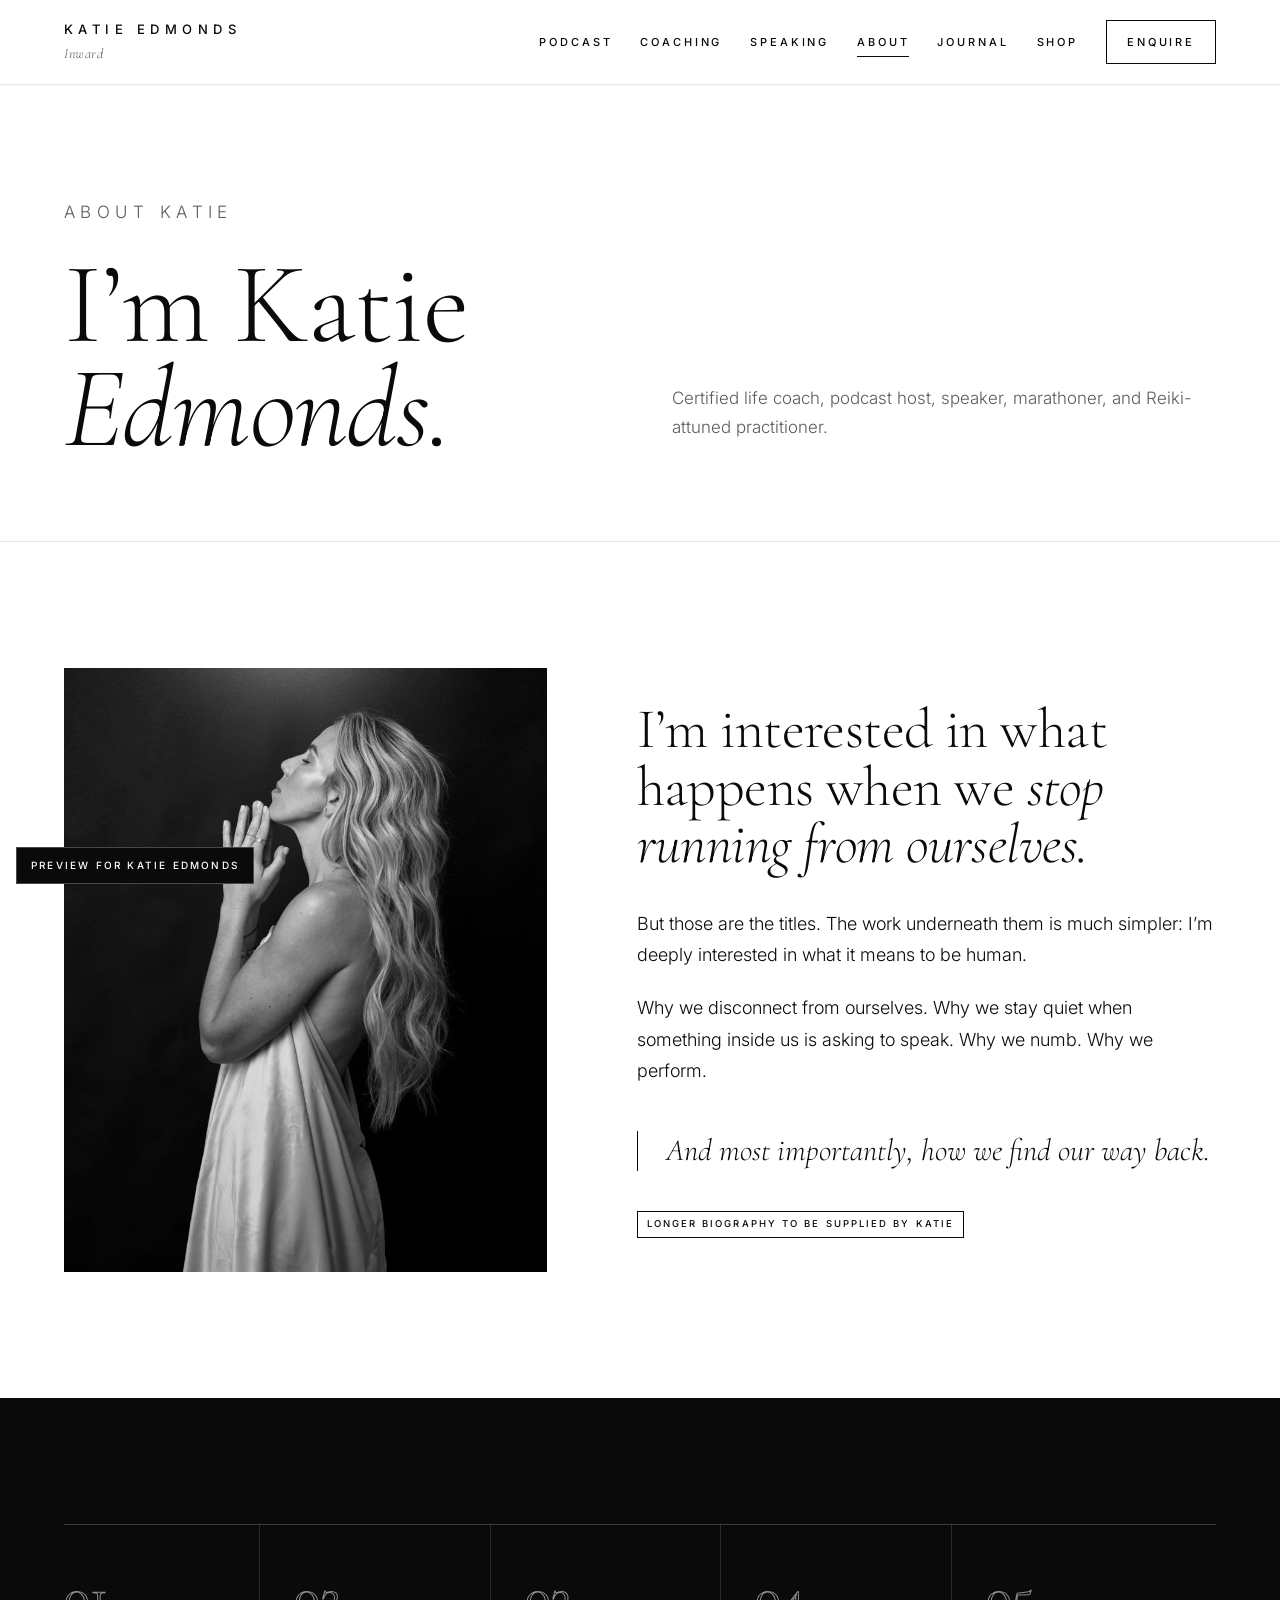
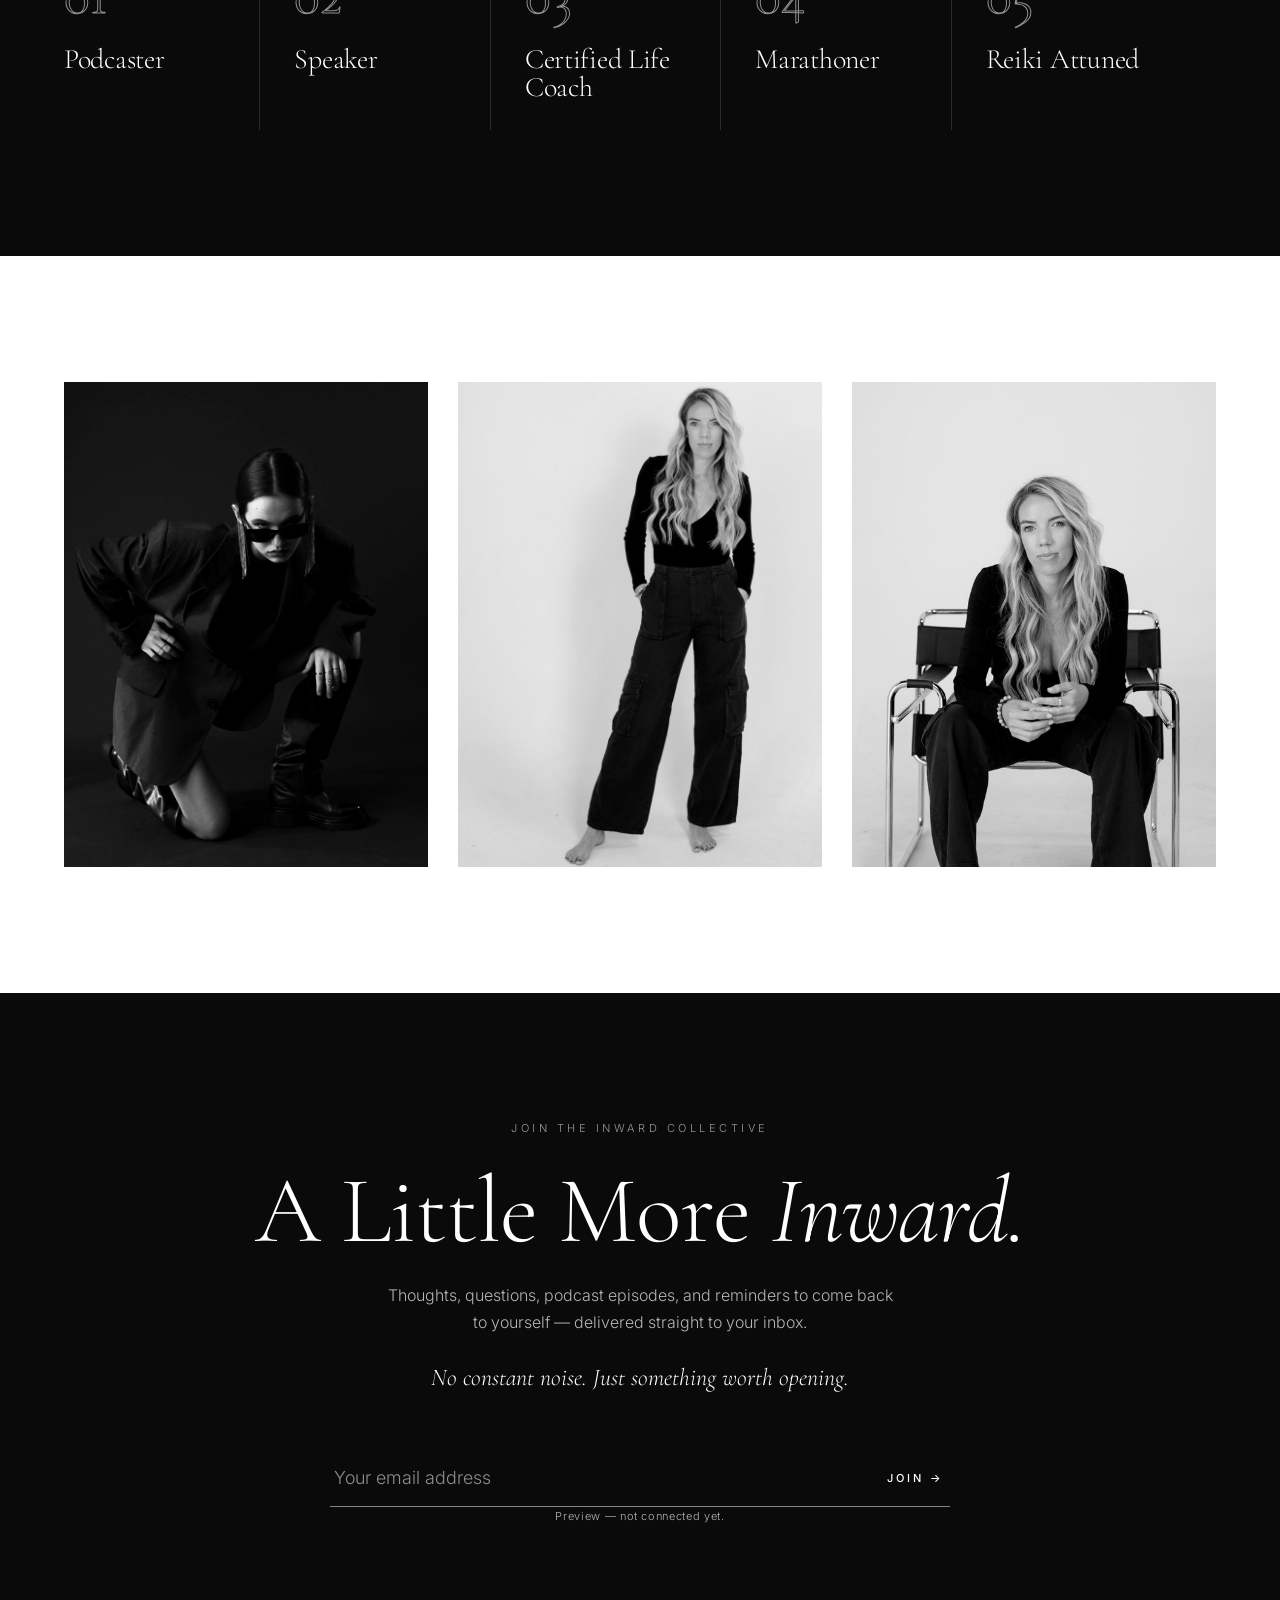
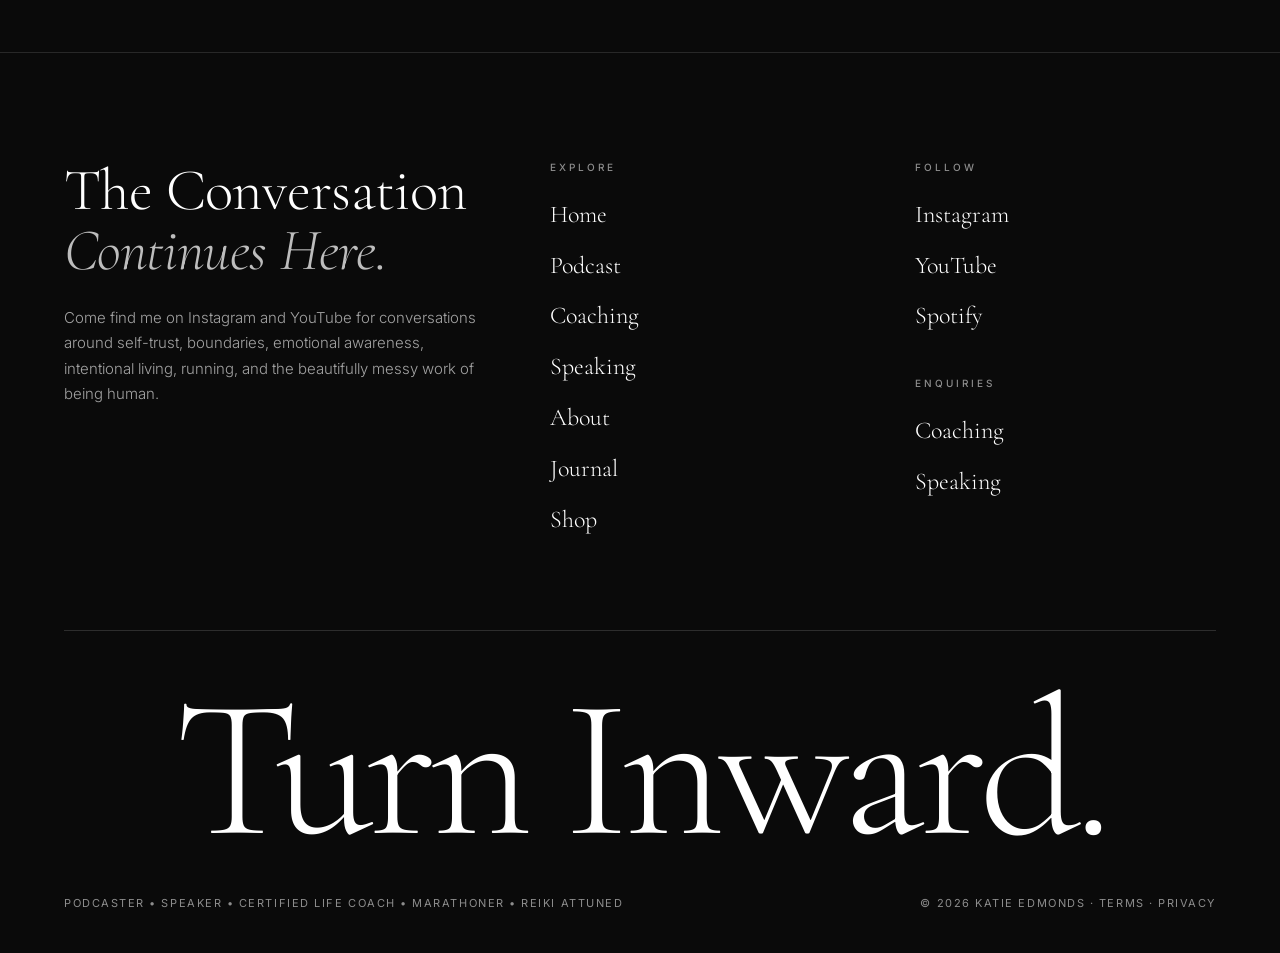
<file: about.html>
<!doctype html>
<html lang="en" class="no-js">
<head>
<meta charset="utf-8">
<meta name="viewport" content="width=device-width,initial-scale=1,viewport-fit=cover">
<meta name="robots" content="noindex,nofollow">
<title>About — Katie Edmonds</title>
<meta name="description" content="Katie Edmonds is a podcaster, speaker, certified life coach, marathoner and Reiki-attuned practitioner, and the host of Inward.">
<meta name="theme-color" content="#0a0a0a">
<meta property="og:type" content="website">
<meta property="og:site_name" content="Katie Edmonds — Inward">
<meta property="og:title" content="About — Katie Edmonds">
<meta property="og:description" content="Katie Edmonds is a podcaster, speaker, certified life coach, marathoner and Reiki-attuned practitioner, and the host of Inward.">
<meta property="og:image" content="https://donovinmocke-maker.github.io/inward-preview/assets/img/og.jpg">
<meta property="og:image:width" content="1200"><meta property="og:image:height" content="630">
<meta name="twitter:card" content="summary_large_image">
<link rel="apple-touch-icon" href="assets/img/apple-touch-icon.png">
<link rel="preconnect" href="https://fonts.googleapis.com"><link rel="preconnect" href="https://fonts.gstatic.com" crossorigin>
<link href="https://fonts.googleapis.com/css2?family=Cormorant+Garamond:ital,wght@0,300;0,400;0,500;1,300;1,400&family=Inter:wght@300;400;500;600&display=swap" rel="stylesheet">
<link rel="stylesheet" href="assets/css/site.css">
<link rel="icon" href="data:image/svg+xml,%3Csvg xmlns='http://www.w3.org/2000/svg' viewBox='0 0 64 64'%3E%3Crect width='64' height='64' fill='%230a0a0a'/%3E%3Ctext x='32' y='45' font-family='Georgia' font-size='38' fill='white' text-anchor='middle'%3EI%3C/text%3E%3C/svg%3E">
</head>
<body data-hero="light">
<a class="skip" href="#main">Skip to content</a>
<header class="hdr"><div class="wrap">
<a class="logo" href="index.html" aria-label="Katie Edmonds — home">Katie Edmonds<small>Inward</small></a>
<nav class="nav" aria-label="Main"><a href="podcast.html">Podcast</a><a href="coaching.html">Coaching</a><a href="speaking.html">Speaking</a><a href="about.html" aria-current=page>About</a><a href="journal.html">Journal</a><a href="shop.html">Shop</a><a class="btn" href="coaching.html#enquire">Enquire</a></nav>
<button class="burger" aria-label="Menu" aria-expanded="false"><span></span><span></span></button>
</div></header>
<div class="mnav" aria-label="Mobile menu"><a href="index.html"><span>01</span>Home</a><a href="podcast.html"><span>02</span>Podcast</a><a href="coaching.html"><span>03</span>Coaching</a><a href="speaking.html"><span>04</span>Speaking</a><a href="about.html"><span>05</span>About</a><a href="journal.html"><span>06</span>Journal</a><a href="shop.html"><span>07</span>Shop</a><div class="mfoot"><a href="https://www.instagram.com/thekatieedmonds" target="_blank" rel="noopener">Instagram</a><a href="https://www.youtube.com/@Inwardwithkatieedmonds/videos" target="_blank" rel="noopener">YouTube</a></div></div>
<div class="ribbon" aria-hidden="true">Preview for Katie Edmonds</div>
<main id="main">

<section class="phero"><div class="wrap grid">
<div><p class="eyebrow muted rv">About Katie</p><h1 class="rv d1" style="margin-top:26px">I’m Katie <em>Edmonds.</em></h1></div>
<div><p class="rv d2">Certified life coach, podcast host, speaker, marathoner, and Reiki-attuned practitioner.</p></div>
</div></section>
<section class="sec"><div class="wrap about">
<div class="ph img-rv"><img src="assets/img/hero-sm.jpg" alt="Katie Edmonds, black and white portrait" loading="lazy"></div>
<div class="body-lg">
<h2 class="rv" style="margin:0 0 34px">I’m interested in what happens when we <em>stop running from ourselves.</em></h2>
<p class="rv d1">But those are the titles. The work underneath them is much simpler: I’m deeply interested in what it means to be human.</p>
<p class="rv d1">Why we disconnect from ourselves. Why we stay quiet when something inside us is asking to speak. Why we numb. Why we perform.</p>
<p class="pull rv d2">And most importantly, how we find our way back.</p>
<span class="chip rv d2">Longer biography to be supplied by Katie</span>
</div></div></section>
<section class="sec dark on-dark"><div class="wrap">
<div class="phil-grid five">
<div class="phil rv"><div class="num" style="font-size:54px">01</div><h3 style="font-size:28px">Podcaster</h3></div><div class="phil rv"><div class="num" style="font-size:54px">02</div><h3 style="font-size:28px">Speaker</h3></div><div class="phil rv"><div class="num" style="font-size:54px">03</div><h3 style="font-size:28px">Certified Life Coach</h3></div><div class="phil rv"><div class="num" style="font-size:54px">04</div><h3 style="font-size:28px">Marathoner</h3></div><div class="phil rv"><div class="num" style="font-size:54px">05</div><h3 style="font-size:28px">Reiki Attuned</h3></div>
</div></div></section>
<section class="sec" aria-label="Images"><div class="wrap"><div class="posts">
<div class="ph img-rv" style="aspect-ratio:3/4;overflow:hidden"><img src="assets/img/dark-sm.jpg" alt="Katie Edmonds in black against a dark backdrop" loading="lazy" style="width:100%;height:100%;object-fit:cover"></div>
<div class="ph img-rv" style="aspect-ratio:3/4;overflow:hidden"><img src="assets/img/standing-sm.jpg" alt="Katie Edmonds standing portrait" loading="lazy" style="width:100%;height:100%;object-fit:cover"></div>
<div class="ph img-rv" style="aspect-ratio:3/4;overflow:hidden"><img src="assets/img/chair-sm.jpg" alt="Katie Edmonds seated" loading="lazy" style="width:100%;height:100%;object-fit:cover"></div>
</div></div></section>
<section class="sec dark letter on-dark" id="newsletter" aria-labelledby="nl-h">
<div class="wrap">
<p class="eyebrow rv" style="color:#9a9a9a">Join the Inward Collective</p>
<h2 id="nl-h" class="rv d1">A Little More <em>Inward.</em></h2>
<p class="rv d2">Thoughts, questions, podcast episodes, and reminders to come back to yourself — delivered straight to your inbox.</p>
<p class="quiet rv d2">No constant noise. Just something worth opening.</p>
<form class="nl-form rv d3" data-preview="Preview only — sign-up will connect to Katie’s email list at launch." aria-label="Newsletter sign-up">
<label for="nl-email" class="skip">Email address</label>
<input id="nl-email" type="email" placeholder="Your email address" autocomplete="email" required>
<button type="submit">Join →</button>
</form>
<p class="form-note">Preview — not connected yet.</p>
</div></section>
</main>
<footer class="ftr on-dark">
<div class="wrap">
<div class="ftr-top">
<div><h2>The Conversation<br><em>Continues Here.</em></h2>
<p>Come find me on Instagram and YouTube for conversations around self-trust, boundaries, emotional awareness, intentional living, running, and the beautifully messy work of being human.</p></div>
<div><h4>Explore</h4><ul><li><a href="index.html">Home</a></li><li><a href="podcast.html">Podcast</a></li><li><a href="coaching.html">Coaching</a></li><li><a href="speaking.html">Speaking</a></li><li><a href="about.html">About</a></li><li><a href="journal.html">Journal</a></li><li><a href="shop.html">Shop</a></li></ul></div>
<div><h4>Follow</h4><ul><li><a href="https://www.instagram.com/thekatieedmonds" target="_blank" rel="noopener">Instagram</a></li><li><a href="https://www.youtube.com/@Inwardwithkatieedmonds/videos" target="_blank" rel="noopener">YouTube</a></li><li><a href="https://open.spotify.com/show/5NAPFrZKIMuXlYtL2vvtdf" target="_blank" rel="noopener">Spotify</a></li></ul>
<h4 style="margin-top:40px">Enquiries</h4><ul><li><a href="coaching.html#enquire">Coaching</a></li><li><a href="speaking.html#book">Speaking</a></li></ul></div>
</div>
<div class="ftr-big" aria-hidden="true">Turn Inward.</div>
<div class="ftr-bot"><span>Podcaster • Speaker • Certified Life Coach • Marathoner • Reiki Attuned</span><span>© 2026 Katie Edmonds · Terms · Privacy</span></div>
</div></footer>
<script src="assets/js/site.js" defer></script>
</body></html>
</file>
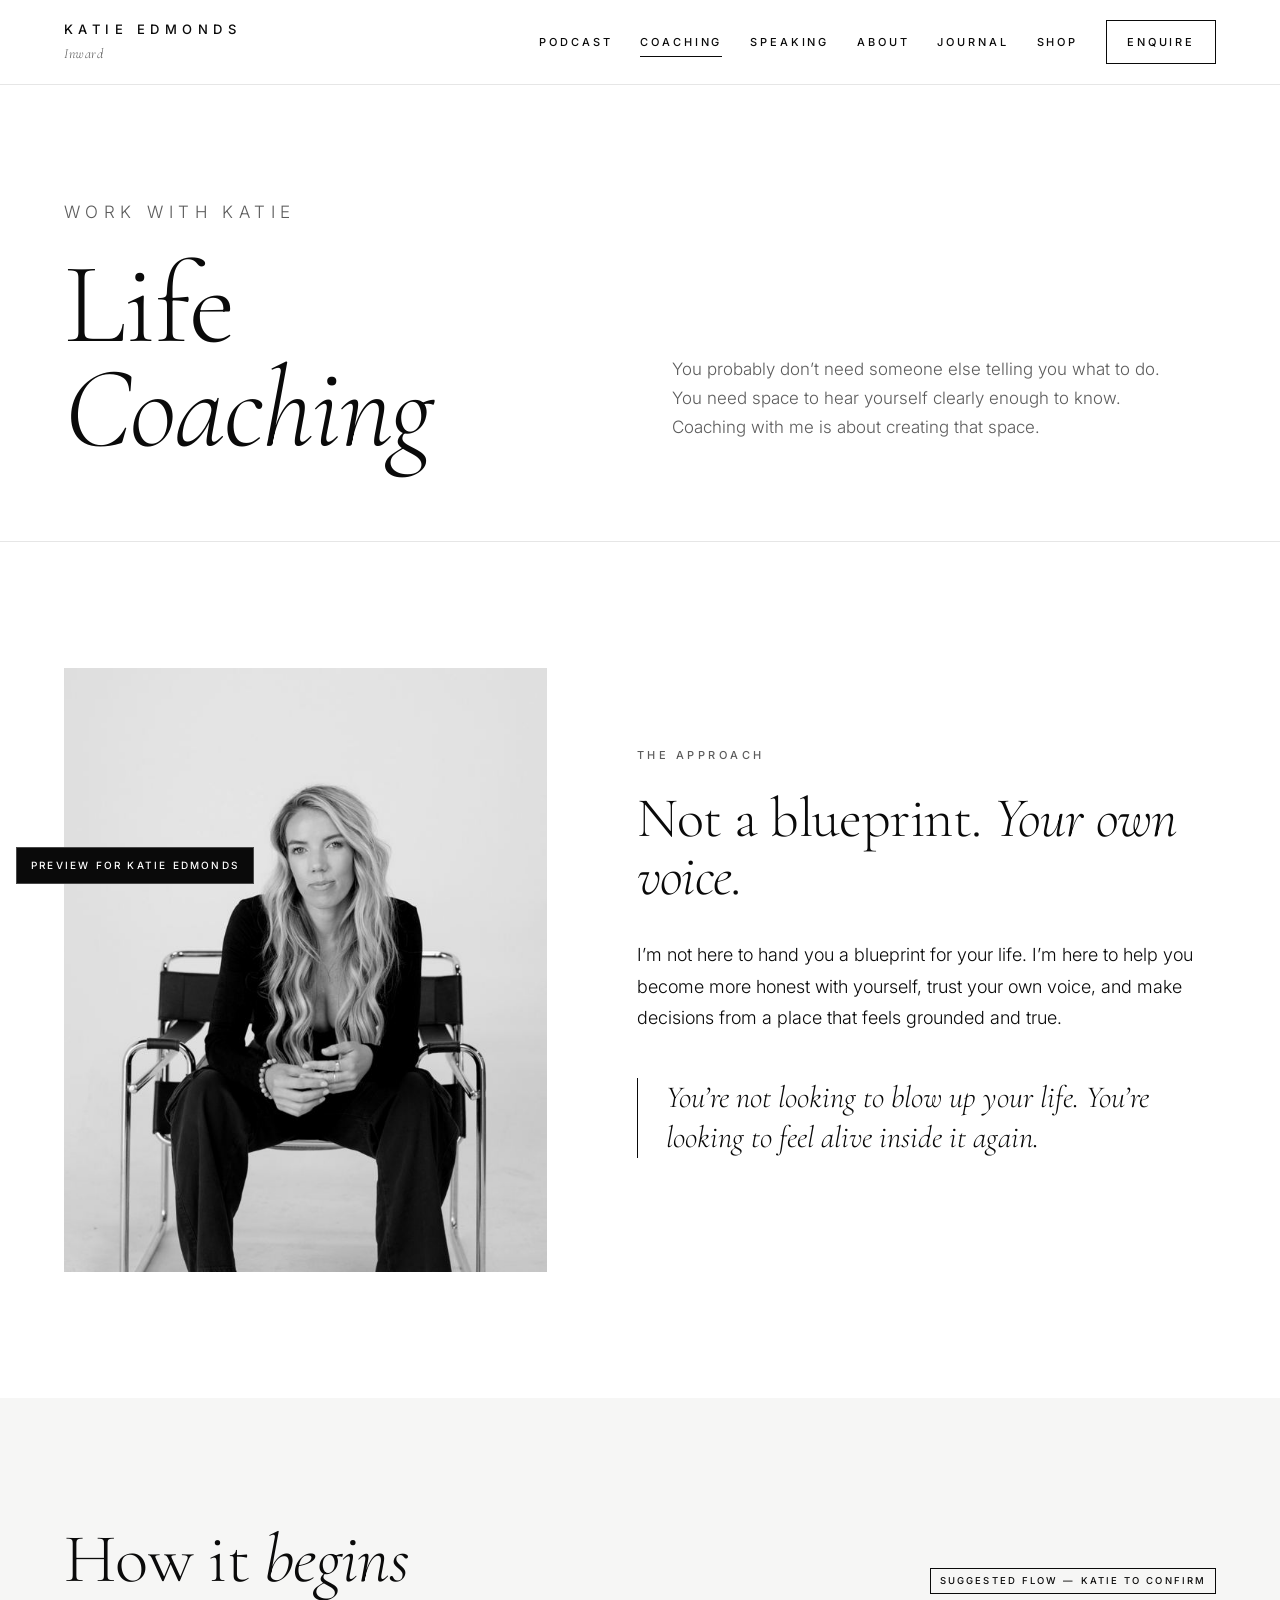
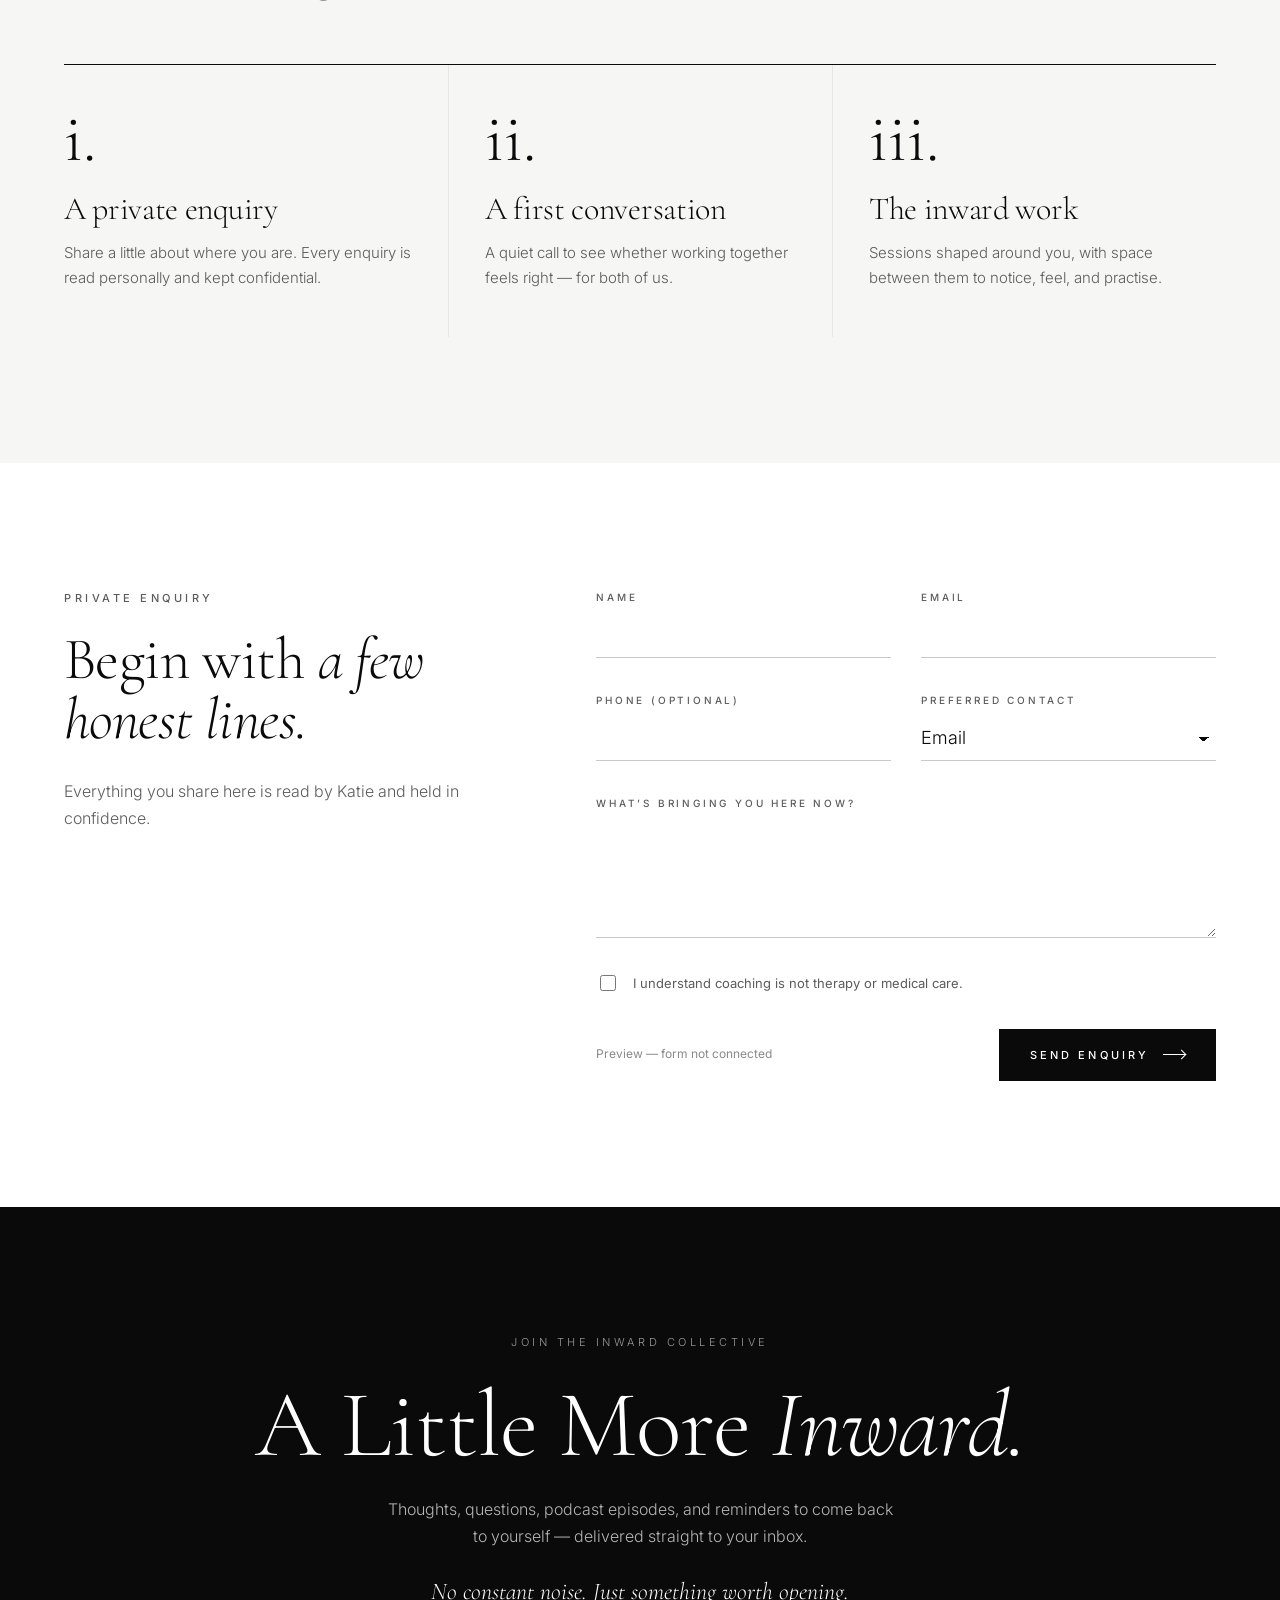
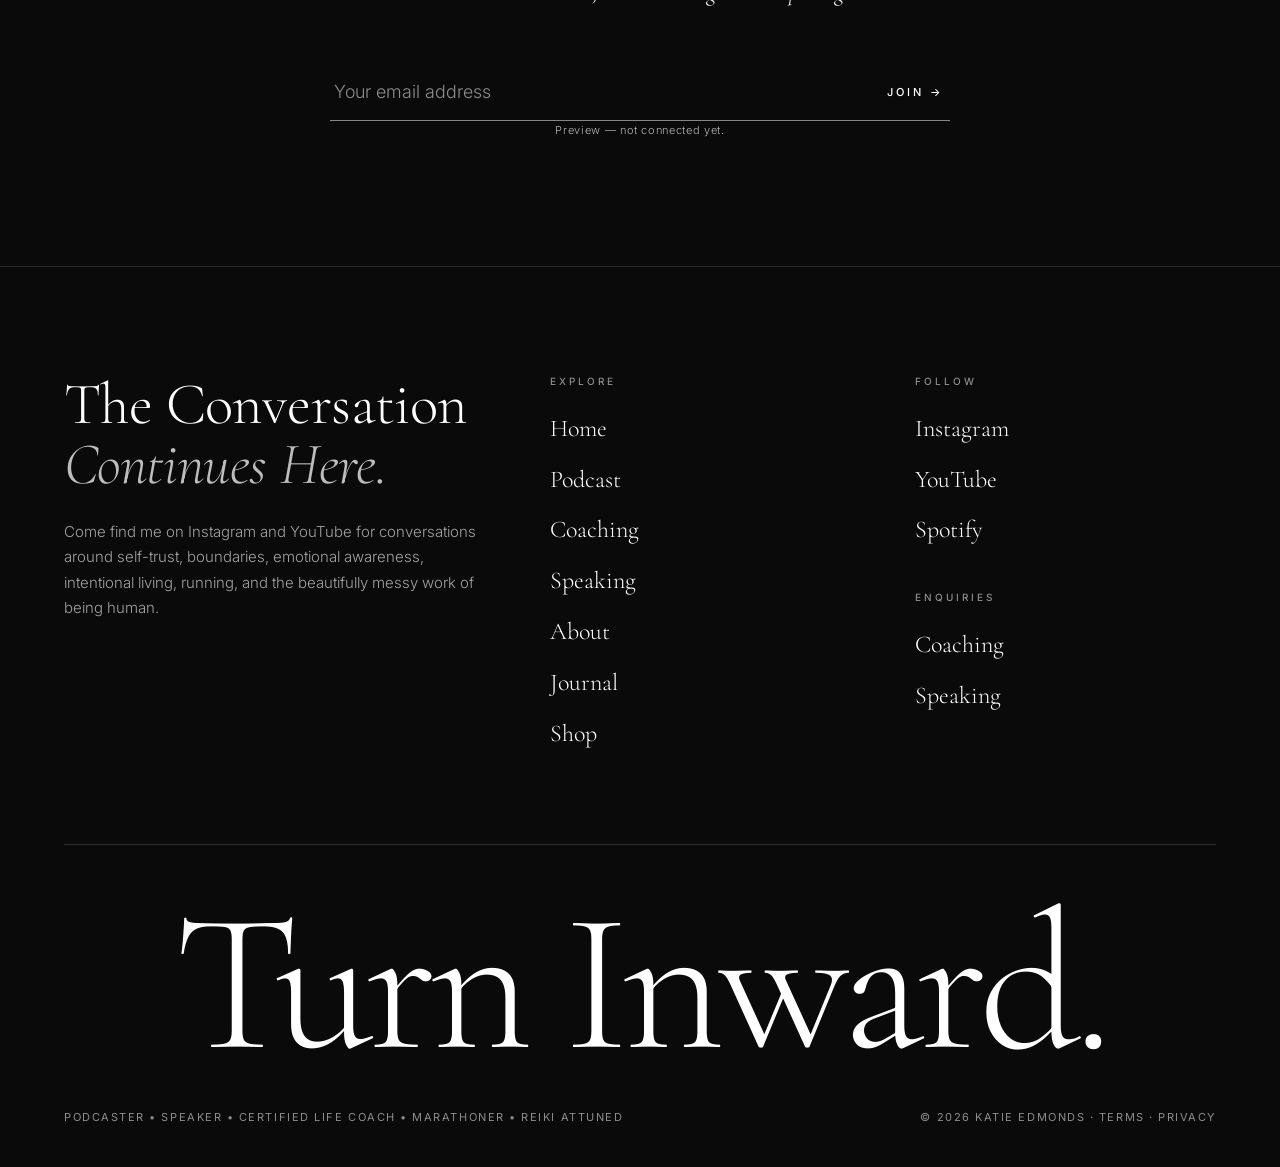
<file: coaching.html>
<!doctype html>
<html lang="en" class="no-js">
<head>
<meta charset="utf-8">
<meta name="viewport" content="width=device-width,initial-scale=1,viewport-fit=cover">
<meta name="robots" content="noindex,nofollow">
<title>Life Coaching — Katie Edmonds</title>
<meta name="description" content="Life coaching with Katie Edmonds.">
<meta name="theme-color" content="#0a0a0a">
<meta property="og:type" content="website">
<meta property="og:site_name" content="Katie Edmonds — Inward">
<meta property="og:title" content="Life Coaching — Katie Edmonds">
<meta property="og:description" content="Life coaching with Katie Edmonds.">
<meta property="og:image" content="https://donovinmocke-maker.github.io/inward-preview/assets/img/og.jpg">
<meta property="og:image:width" content="1200"><meta property="og:image:height" content="630">
<meta name="twitter:card" content="summary_large_image">
<link rel="apple-touch-icon" href="assets/img/apple-touch-icon.png">
<link rel="preconnect" href="https://fonts.googleapis.com"><link rel="preconnect" href="https://fonts.gstatic.com" crossorigin>
<link href="https://fonts.googleapis.com/css2?family=Cormorant+Garamond:ital,wght@0,300;0,400;0,500;1,300;1,400&family=Inter:wght@300;400;500;600&display=swap" rel="stylesheet">
<link rel="stylesheet" href="assets/css/site.css">
<link rel="icon" href="data:image/svg+xml,%3Csvg xmlns='http://www.w3.org/2000/svg' viewBox='0 0 64 64'%3E%3Crect width='64' height='64' fill='%230a0a0a'/%3E%3Ctext x='32' y='45' font-family='Georgia' font-size='38' fill='white' text-anchor='middle'%3EI%3C/text%3E%3C/svg%3E">
</head>
<body data-hero="light">
<a class="skip" href="#main">Skip to content</a>
<header class="hdr"><div class="wrap">
<a class="logo" href="index.html" aria-label="Katie Edmonds — home">Katie Edmonds<small>Inward</small></a>
<nav class="nav" aria-label="Main"><a href="podcast.html">Podcast</a><a href="coaching.html" aria-current=page>Coaching</a><a href="speaking.html">Speaking</a><a href="about.html">About</a><a href="journal.html">Journal</a><a href="shop.html">Shop</a><a class="btn" href="coaching.html#enquire">Enquire</a></nav>
<button class="burger" aria-label="Menu" aria-expanded="false"><span></span><span></span></button>
</div></header>
<div class="mnav" aria-label="Mobile menu"><a href="index.html"><span>01</span>Home</a><a href="podcast.html"><span>02</span>Podcast</a><a href="coaching.html"><span>03</span>Coaching</a><a href="speaking.html"><span>04</span>Speaking</a><a href="about.html"><span>05</span>About</a><a href="journal.html"><span>06</span>Journal</a><a href="shop.html"><span>07</span>Shop</a><div class="mfoot"><a href="https://www.instagram.com/thekatieedmonds" target="_blank" rel="noopener">Instagram</a><a href="https://www.youtube.com/@Inwardwithkatieedmonds/videos" target="_blank" rel="noopener">YouTube</a></div></div>
<div class="ribbon" aria-hidden="true">Preview for Katie Edmonds</div>
<main id="main">

<section class="phero"><div class="wrap grid">
<div><p class="eyebrow muted rv">Work with Katie</p><h1 class="rv d1" style="margin-top:26px">Life <em>Coaching</em></h1></div>
<div><p class="rv d2">You probably don’t need someone else telling you what to do. You need space to hear yourself clearly enough to know. Coaching with me is about creating that space.</p></div>
</div></section>

<section class="sec" aria-label="Approach"><div class="wrap about">
<div class="ph img-rv"><img src="assets/img/chair-sm.jpg" alt="Katie Edmonds seated in a leather chair" loading="lazy"></div>
<div><p class="eyebrow muted rv">The approach</p>
<h2 class="rv d1">Not a blueprint. <em>Your own voice.</em></h2>
<div class="body-lg rv d2"><p>I’m not here to hand you a blueprint for your life. I’m here to help you become more honest with yourself, trust your own voice, and make decisions from a place that feels grounded and true.</p>
<p class="pull">You’re not looking to blow up your life. You’re looking to feel alive inside it again.</p></div></div>
</div></section>

<section class="sec soft" aria-labelledby="steps-h"><div class="wrap">
<div class="sec-head"><h2 id="steps-h" class="rv">How it <em>begins</em></h2><span class="chip rv">Suggested flow — Katie to confirm</span></div>
<div class="steps">
<div class="step rv"><div class="n">i.</div><h3>A private enquiry</h3><p>Share a little about where you are. Every enquiry is read personally and kept confidential.</p></div>
<div class="step rv d1"><div class="n">ii.</div><h3>A first conversation</h3><p>A quiet call to see whether working together feels right — for both of us.</p></div>
<div class="step rv d2"><div class="n">iii.</div><h3>The inward work</h3><p>Sessions shaped around you, with space between them to notice, feel, and practise.</p></div>
</div></div></section>

<section class="sec" id="enquire" aria-labelledby="enq-h"><div class="wrap form-wrap">
<div><p class="eyebrow muted rv">Private enquiry</p><h2 id="enq-h" class="rv d1" style="margin-top:22px">Begin with <em>a few honest lines.</em></h2>
<p class="rv d2 muted" style="margin-top:28px;font-weight:300;max-width:400px">Everything you share here is read by Katie and held in confidence.</p></div>
<form class="form rv d2" data-preview="Preview only — this enquiry form isn’t connected yet. Nothing was sent.">
<div class="f"><label for="c-name">Name</label><input id="c-name" autocomplete="name"></div>
<div class="f"><label for="c-email">Email</label><input id="c-email" type="email" autocomplete="email"></div>
<div class="f"><label for="c-phone">Phone (optional)</label><input id="c-phone" type="tel" autocomplete="tel"></div>
<div class="f"><label for="c-how">Preferred contact</label><select id="c-how"><option>Email</option><option>Phone</option><option>Either</option></select></div>
<div class="f full"><label for="c-msg">What’s bringing you here now?</label><textarea id="c-msg"></textarea></div>
<label class="privacy"><input type="checkbox"> I understand coaching is not therapy or medical care.</label>
<div class="note"><span>Preview — form not connected</span><button class="btn solid" type="submit">Send enquiry <span class="arr" aria-hidden="true"></span></button></div>
</form></div></section>
<section class="sec dark letter on-dark" id="newsletter" aria-labelledby="nl-h">
<div class="wrap">
<p class="eyebrow rv" style="color:#9a9a9a">Join the Inward Collective</p>
<h2 id="nl-h" class="rv d1">A Little More <em>Inward.</em></h2>
<p class="rv d2">Thoughts, questions, podcast episodes, and reminders to come back to yourself — delivered straight to your inbox.</p>
<p class="quiet rv d2">No constant noise. Just something worth opening.</p>
<form class="nl-form rv d3" data-preview="Preview only — sign-up will connect to Katie’s email list at launch." aria-label="Newsletter sign-up">
<label for="nl-email" class="skip">Email address</label>
<input id="nl-email" type="email" placeholder="Your email address" autocomplete="email" required>
<button type="submit">Join →</button>
</form>
<p class="form-note">Preview — not connected yet.</p>
</div></section>
</main>
<footer class="ftr on-dark">
<div class="wrap">
<div class="ftr-top">
<div><h2>The Conversation<br><em>Continues Here.</em></h2>
<p>Come find me on Instagram and YouTube for conversations around self-trust, boundaries, emotional awareness, intentional living, running, and the beautifully messy work of being human.</p></div>
<div><h4>Explore</h4><ul><li><a href="index.html">Home</a></li><li><a href="podcast.html">Podcast</a></li><li><a href="coaching.html">Coaching</a></li><li><a href="speaking.html">Speaking</a></li><li><a href="about.html">About</a></li><li><a href="journal.html">Journal</a></li><li><a href="shop.html">Shop</a></li></ul></div>
<div><h4>Follow</h4><ul><li><a href="https://www.instagram.com/thekatieedmonds" target="_blank" rel="noopener">Instagram</a></li><li><a href="https://www.youtube.com/@Inwardwithkatieedmonds/videos" target="_blank" rel="noopener">YouTube</a></li><li><a href="https://open.spotify.com/show/5NAPFrZKIMuXlYtL2vvtdf" target="_blank" rel="noopener">Spotify</a></li></ul>
<h4 style="margin-top:40px">Enquiries</h4><ul><li><a href="coaching.html#enquire">Coaching</a></li><li><a href="speaking.html#book">Speaking</a></li></ul></div>
</div>
<div class="ftr-big" aria-hidden="true">Turn Inward.</div>
<div class="ftr-bot"><span>Podcaster • Speaker • Certified Life Coach • Marathoner • Reiki Attuned</span><span>© 2026 Katie Edmonds · Terms · Privacy</span></div>
</div></footer>
<script src="assets/js/site.js" defer></script>
</body></html>
</file>
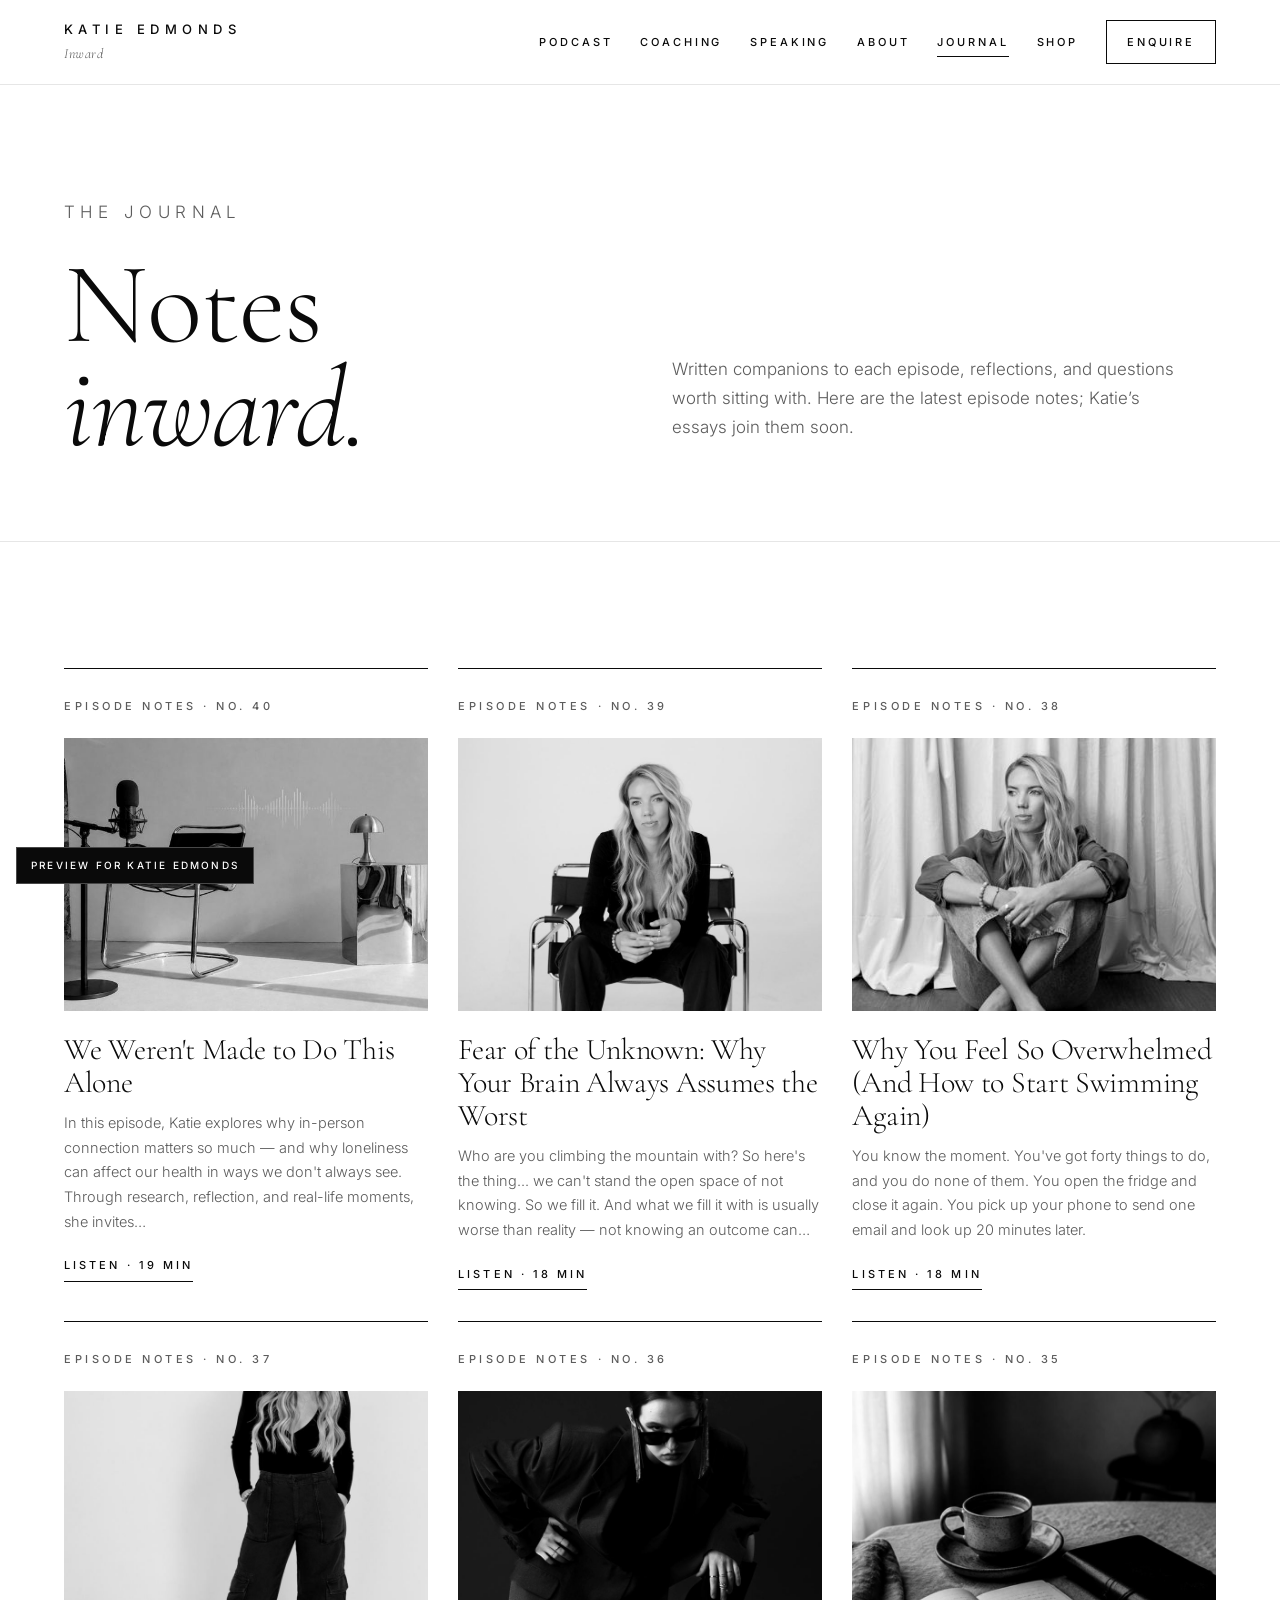
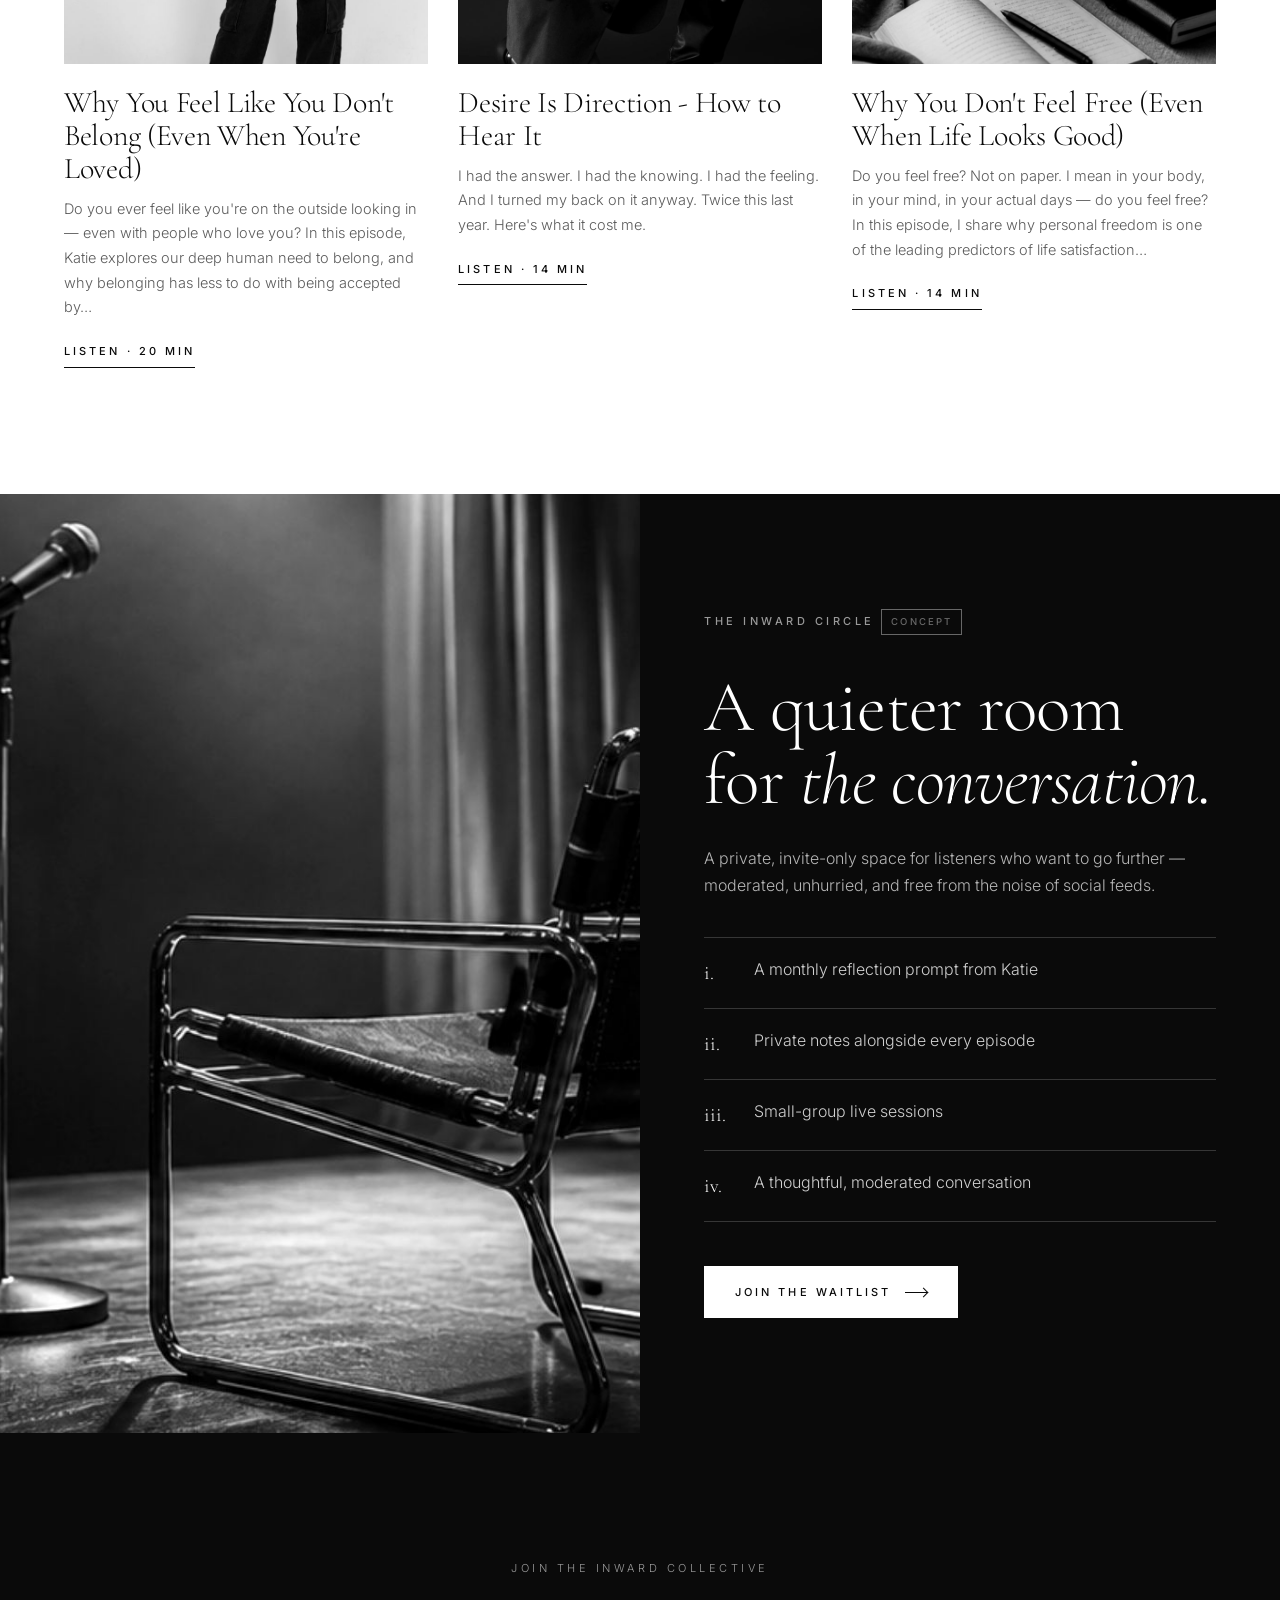
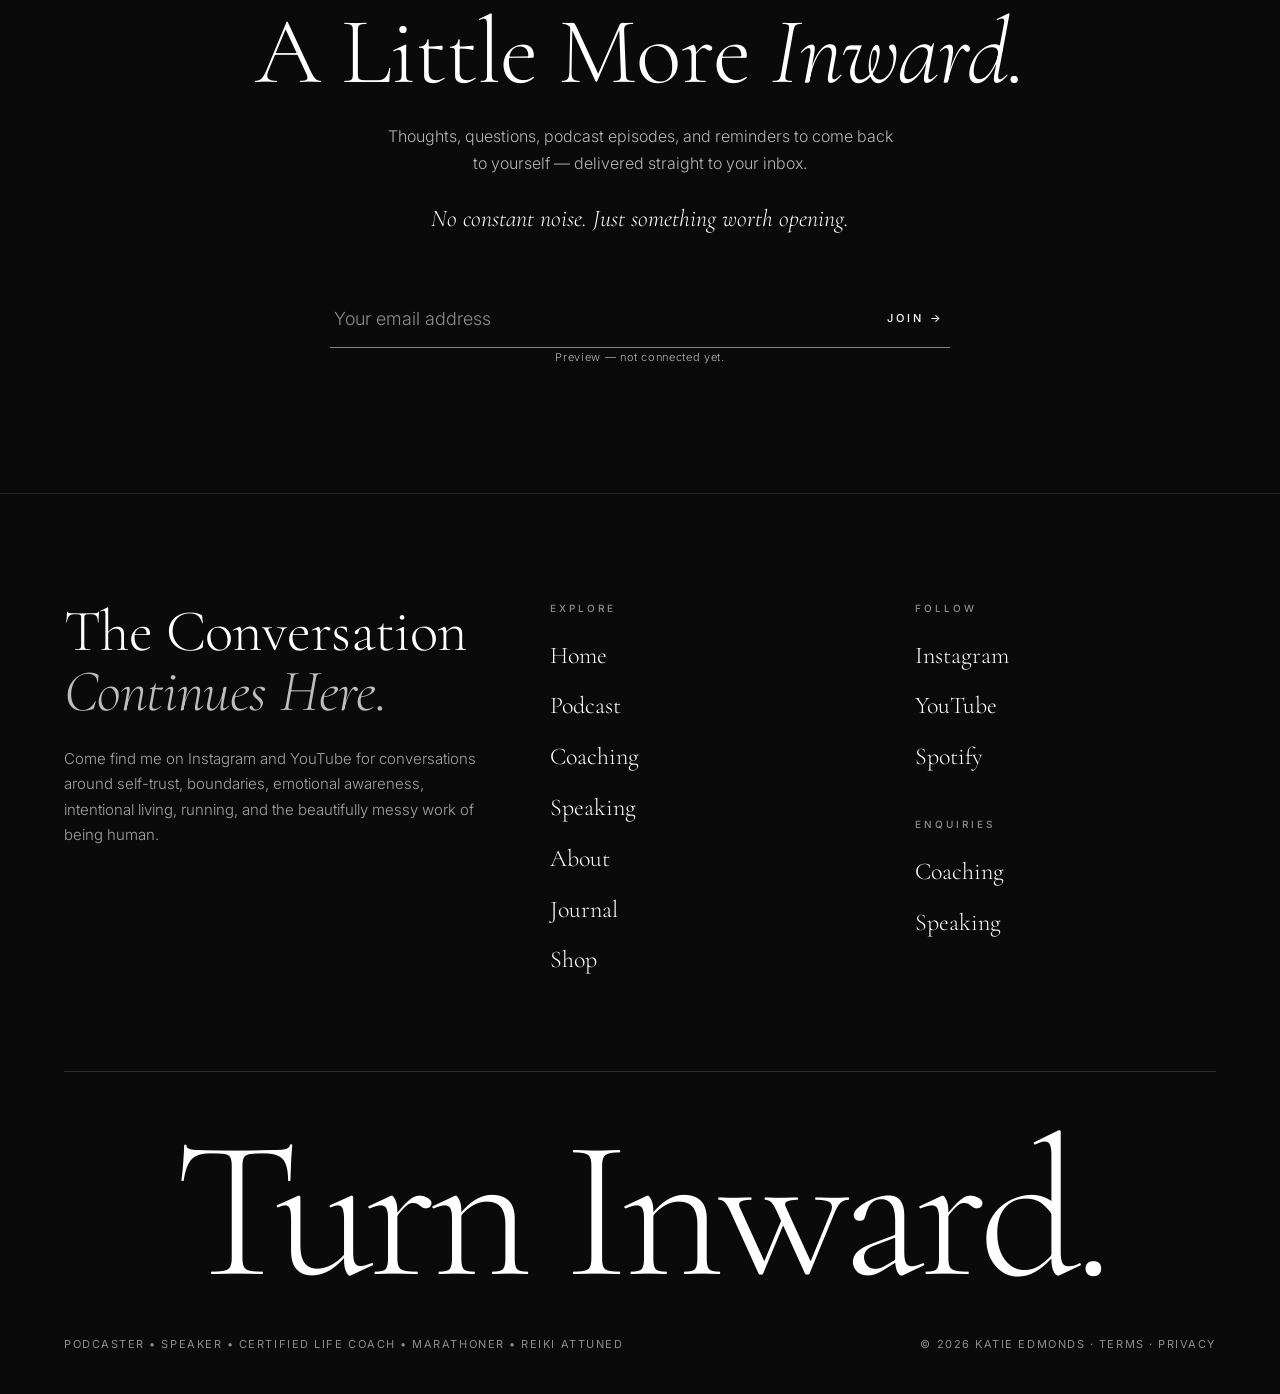
<file: journal.html>
<!doctype html>
<html lang="en" class="no-js">
<head>
<meta charset="utf-8">
<meta name="viewport" content="width=device-width,initial-scale=1,viewport-fit=cover">
<meta name="robots" content="noindex,nofollow">
<title>Journal — Katie Edmonds</title>
<meta name="description" content="Episode notes, reflections and questions worth sitting with, from Katie Edmonds.">
<meta name="theme-color" content="#0a0a0a">
<meta property="og:type" content="website">
<meta property="og:site_name" content="Katie Edmonds — Inward">
<meta property="og:title" content="Journal — Katie Edmonds">
<meta property="og:description" content="Episode notes, reflections and questions worth sitting with, from Katie Edmonds.">
<meta property="og:image" content="https://donovinmocke-maker.github.io/inward-preview/assets/img/og.jpg">
<meta property="og:image:width" content="1200"><meta property="og:image:height" content="630">
<meta name="twitter:card" content="summary_large_image">
<link rel="apple-touch-icon" href="assets/img/apple-touch-icon.png">
<link rel="preconnect" href="https://fonts.googleapis.com"><link rel="preconnect" href="https://fonts.gstatic.com" crossorigin>
<link href="https://fonts.googleapis.com/css2?family=Cormorant+Garamond:ital,wght@0,300;0,400;0,500;1,300;1,400&family=Inter:wght@300;400;500;600&display=swap" rel="stylesheet">
<link rel="stylesheet" href="assets/css/site.css">
<link rel="icon" href="data:image/svg+xml,%3Csvg xmlns='http://www.w3.org/2000/svg' viewBox='0 0 64 64'%3E%3Crect width='64' height='64' fill='%230a0a0a'/%3E%3Ctext x='32' y='45' font-family='Georgia' font-size='38' fill='white' text-anchor='middle'%3EI%3C/text%3E%3C/svg%3E">
</head>
<body data-hero="light">
<a class="skip" href="#main">Skip to content</a>
<header class="hdr"><div class="wrap">
<a class="logo" href="index.html" aria-label="Katie Edmonds — home">Katie Edmonds<small>Inward</small></a>
<nav class="nav" aria-label="Main"><a href="podcast.html">Podcast</a><a href="coaching.html">Coaching</a><a href="speaking.html">Speaking</a><a href="about.html">About</a><a href="journal.html" aria-current=page>Journal</a><a href="shop.html">Shop</a><a class="btn" href="coaching.html#enquire">Enquire</a></nav>
<button class="burger" aria-label="Menu" aria-expanded="false"><span></span><span></span></button>
</div></header>
<div class="mnav" aria-label="Mobile menu"><a href="index.html"><span>01</span>Home</a><a href="podcast.html"><span>02</span>Podcast</a><a href="coaching.html"><span>03</span>Coaching</a><a href="speaking.html"><span>04</span>Speaking</a><a href="about.html"><span>05</span>About</a><a href="journal.html"><span>06</span>Journal</a><a href="shop.html"><span>07</span>Shop</a><div class="mfoot"><a href="https://www.instagram.com/thekatieedmonds" target="_blank" rel="noopener">Instagram</a><a href="https://www.youtube.com/@Inwardwithkatieedmonds/videos" target="_blank" rel="noopener">YouTube</a></div></div>
<div class="ribbon" aria-hidden="true">Preview for Katie Edmonds</div>
<main id="main">

<section class="phero"><div class="wrap grid">
<div><p class="eyebrow muted rv">The Journal</p><h1 class="rv d1" style="margin-top:26px">Notes <em>inward.</em></h1></div>
<div><p class="rv d2">Written companions to each episode, reflections, and questions worth sitting with. Here are the latest episode notes; Katie’s essays join them soon.</p></div>
</div></section>
<section class="sec"><div class="wrap"><div class="posts"><article class="post rv"><span class="eyebrow muted">Episode notes · No. 40</span><a class="ph" href="podcast.html#ep-40" tabindex="-1" aria-hidden="true"><img src="assets/img/studio-sm.jpg" alt="" loading="lazy"></a><h3><a href="podcast.html#ep-40">We Weren&#x27;t Made to Do This Alone</a></h3><p>In this episode, Katie explores why in-person connection matters so much — and why loneliness can affect our health in ways we don&#x27;t always see. Through research, reflection, and real-life moments, she invites…</p><a class="link" href="podcast.html#ep-40">Listen · 19 min</a></article><article class="post rv"><span class="eyebrow muted">Episode notes · No. 39</span><a class="ph" href="podcast.html#ep-39" tabindex="-1" aria-hidden="true"><img src="assets/img/chair-sm.jpg" alt="" loading="lazy"></a><h3><a href="podcast.html#ep-39">Fear of the Unknown: Why Your Brain Always Assumes the Worst</a></h3><p>Who are you climbing the mountain with? So here&#x27;s the thing... we can&#x27;t stand the open space of not knowing. So we fill it. And what we fill it with is usually worse than reality — not knowing an outcome can…</p><a class="link" href="podcast.html#ep-39">Listen · 18 min</a></article><article class="post rv"><span class="eyebrow muted">Episode notes · No. 38</span><a class="ph" href="podcast.html#ep-38" tabindex="-1" aria-hidden="true"><img src="assets/img/floor-sm.jpg" alt="" loading="lazy"></a><h3><a href="podcast.html#ep-38">Why You Feel So Overwhelmed (And How to Start Swimming Again)</a></h3><p>You know the moment. You&#x27;ve got forty things to do, and you do none of them. You open the fridge and close it again. You pick up your phone to send one email and look up 20 minutes later.</p><a class="link" href="podcast.html#ep-38">Listen · 18 min</a></article><article class="post rv"><span class="eyebrow muted">Episode notes · No. 37</span><a class="ph" href="podcast.html#ep-37" tabindex="-1" aria-hidden="true"><img src="assets/img/standing-sm.jpg" alt="" loading="lazy"></a><h3><a href="podcast.html#ep-37">Why You Feel Like You Don&#x27;t Belong (Even When You&#x27;re Loved)</a></h3><p>Do you ever feel like you&#x27;re on the outside looking in — even with people who love you? In this episode, Katie explores our deep human need to belong, and why belonging has less to do with being accepted by…</p><a class="link" href="podcast.html#ep-37">Listen · 20 min</a></article><article class="post rv"><span class="eyebrow muted">Episode notes · No. 36</span><a class="ph" href="podcast.html#ep-36" tabindex="-1" aria-hidden="true"><img src="assets/img/dark-sm.jpg" alt="" loading="lazy"></a><h3><a href="podcast.html#ep-36">Desire Is Direction - How to Hear It</a></h3><p>I had the answer. I had the knowing. I had the feeling. And I turned my back on it anyway. Twice this last year. Here&#x27;s what it cost me.</p><a class="link" href="podcast.html#ep-36">Listen · 14 min</a></article><article class="post rv"><span class="eyebrow muted">Episode notes · No. 35</span><a class="ph" href="podcast.html#ep-35" tabindex="-1" aria-hidden="true"><img src="assets/img/journal-sm.jpg" alt="" loading="lazy"></a><h3><a href="podcast.html#ep-35">Why You Don&#x27;t Feel Free (Even When Life Looks Good)</a></h3><p>Do you feel free? Not on paper. I mean in your body, in your mind, in your actual days — do you feel free? In this episode, I share why personal freedom is one of the leading predictors of life satisfaction…</p><a class="link" href="podcast.html#ep-35">Listen · 14 min</a></article></div></div></section>
<section class="dark on-dark circle" aria-labelledby="circle-h">
<div class="ph img-rv"><img src="assets/img/stage.jpg" alt="An empty stage with a single chair" loading="lazy"></div>
<div class="tx"><p class="eyebrow rv" style="color:#9a9a9a">The Inward Circle <span class="chip">Concept</span></p>
<h2 id="circle-h" class="rv d1">A quieter room for <em>the conversation.</em></h2>
<p class="rv d2" style="color:#b5b5b5;font-weight:300">A private, invite-only space for listeners who want to go further — moderated, unhurried, and free from the noise of social feeds.</p>
<ul class="rv d2"><li><span>i.</span>A monthly reflection prompt from Katie</li><li><span>ii.</span>Private notes alongside every episode</li><li><span>iii.</span>Small-group live sessions</li><li><span>iv.</span>A thoughtful, moderated conversation</li></ul>
<div class="btns rv d3"><button class="btn solid" data-toast="Preview — the Circle waitlist will open at launch.">Join the waitlist <span class="arr" aria-hidden="true"></span></button></div></div>
</section>
<section class="sec dark letter on-dark" id="newsletter" aria-labelledby="nl-h">
<div class="wrap">
<p class="eyebrow rv" style="color:#9a9a9a">Join the Inward Collective</p>
<h2 id="nl-h" class="rv d1">A Little More <em>Inward.</em></h2>
<p class="rv d2">Thoughts, questions, podcast episodes, and reminders to come back to yourself — delivered straight to your inbox.</p>
<p class="quiet rv d2">No constant noise. Just something worth opening.</p>
<form class="nl-form rv d3" data-preview="Preview only — sign-up will connect to Katie’s email list at launch." aria-label="Newsletter sign-up">
<label for="nl-email" class="skip">Email address</label>
<input id="nl-email" type="email" placeholder="Your email address" autocomplete="email" required>
<button type="submit">Join →</button>
</form>
<p class="form-note">Preview — not connected yet.</p>
</div></section>
</main>
<footer class="ftr on-dark">
<div class="wrap">
<div class="ftr-top">
<div><h2>The Conversation<br><em>Continues Here.</em></h2>
<p>Come find me on Instagram and YouTube for conversations around self-trust, boundaries, emotional awareness, intentional living, running, and the beautifully messy work of being human.</p></div>
<div><h4>Explore</h4><ul><li><a href="index.html">Home</a></li><li><a href="podcast.html">Podcast</a></li><li><a href="coaching.html">Coaching</a></li><li><a href="speaking.html">Speaking</a></li><li><a href="about.html">About</a></li><li><a href="journal.html">Journal</a></li><li><a href="shop.html">Shop</a></li></ul></div>
<div><h4>Follow</h4><ul><li><a href="https://www.instagram.com/thekatieedmonds" target="_blank" rel="noopener">Instagram</a></li><li><a href="https://www.youtube.com/@Inwardwithkatieedmonds/videos" target="_blank" rel="noopener">YouTube</a></li><li><a href="https://open.spotify.com/show/5NAPFrZKIMuXlYtL2vvtdf" target="_blank" rel="noopener">Spotify</a></li></ul>
<h4 style="margin-top:40px">Enquiries</h4><ul><li><a href="coaching.html#enquire">Coaching</a></li><li><a href="speaking.html#book">Speaking</a></li></ul></div>
</div>
<div class="ftr-big" aria-hidden="true">Turn Inward.</div>
<div class="ftr-bot"><span>Podcaster • Speaker • Certified Life Coach • Marathoner • Reiki Attuned</span><span>© 2026 Katie Edmonds · Terms · Privacy</span></div>
</div></footer>
<script src="assets/js/site.js" defer></script>
</body></html>
</file>
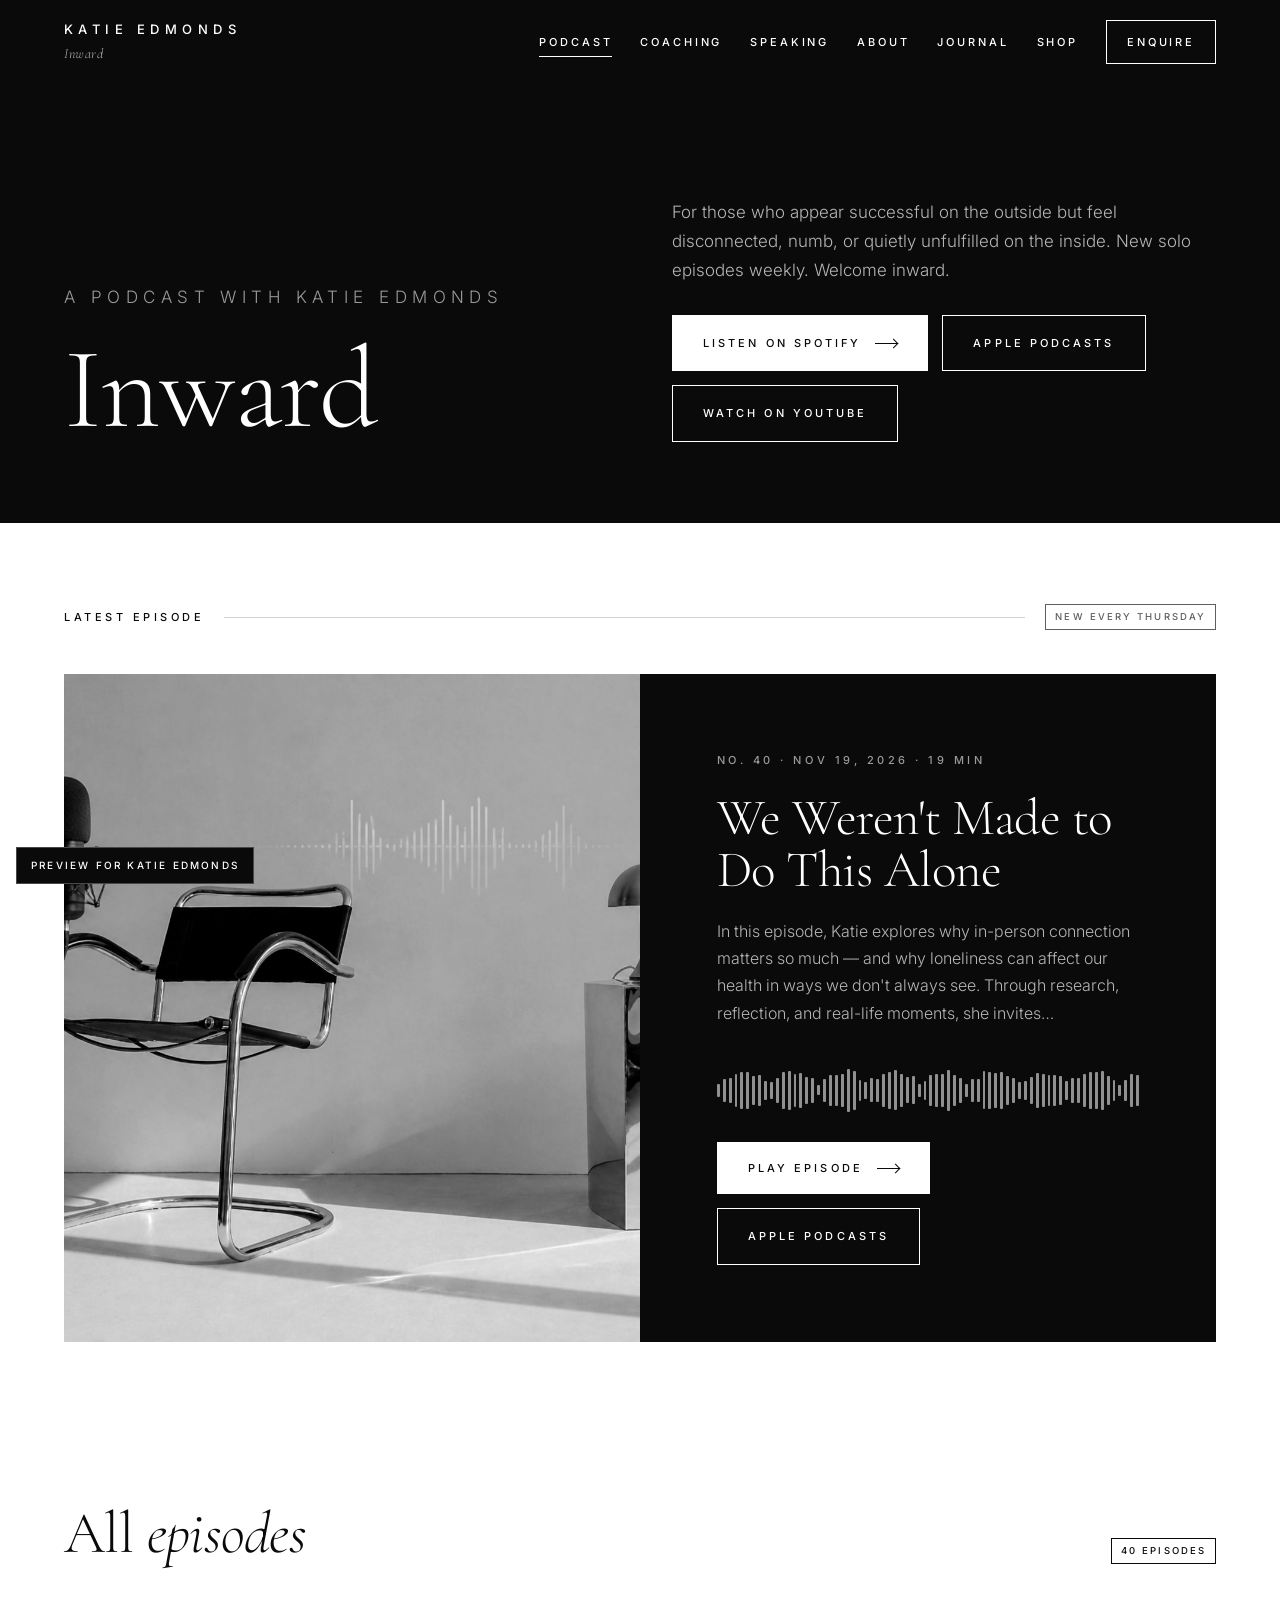
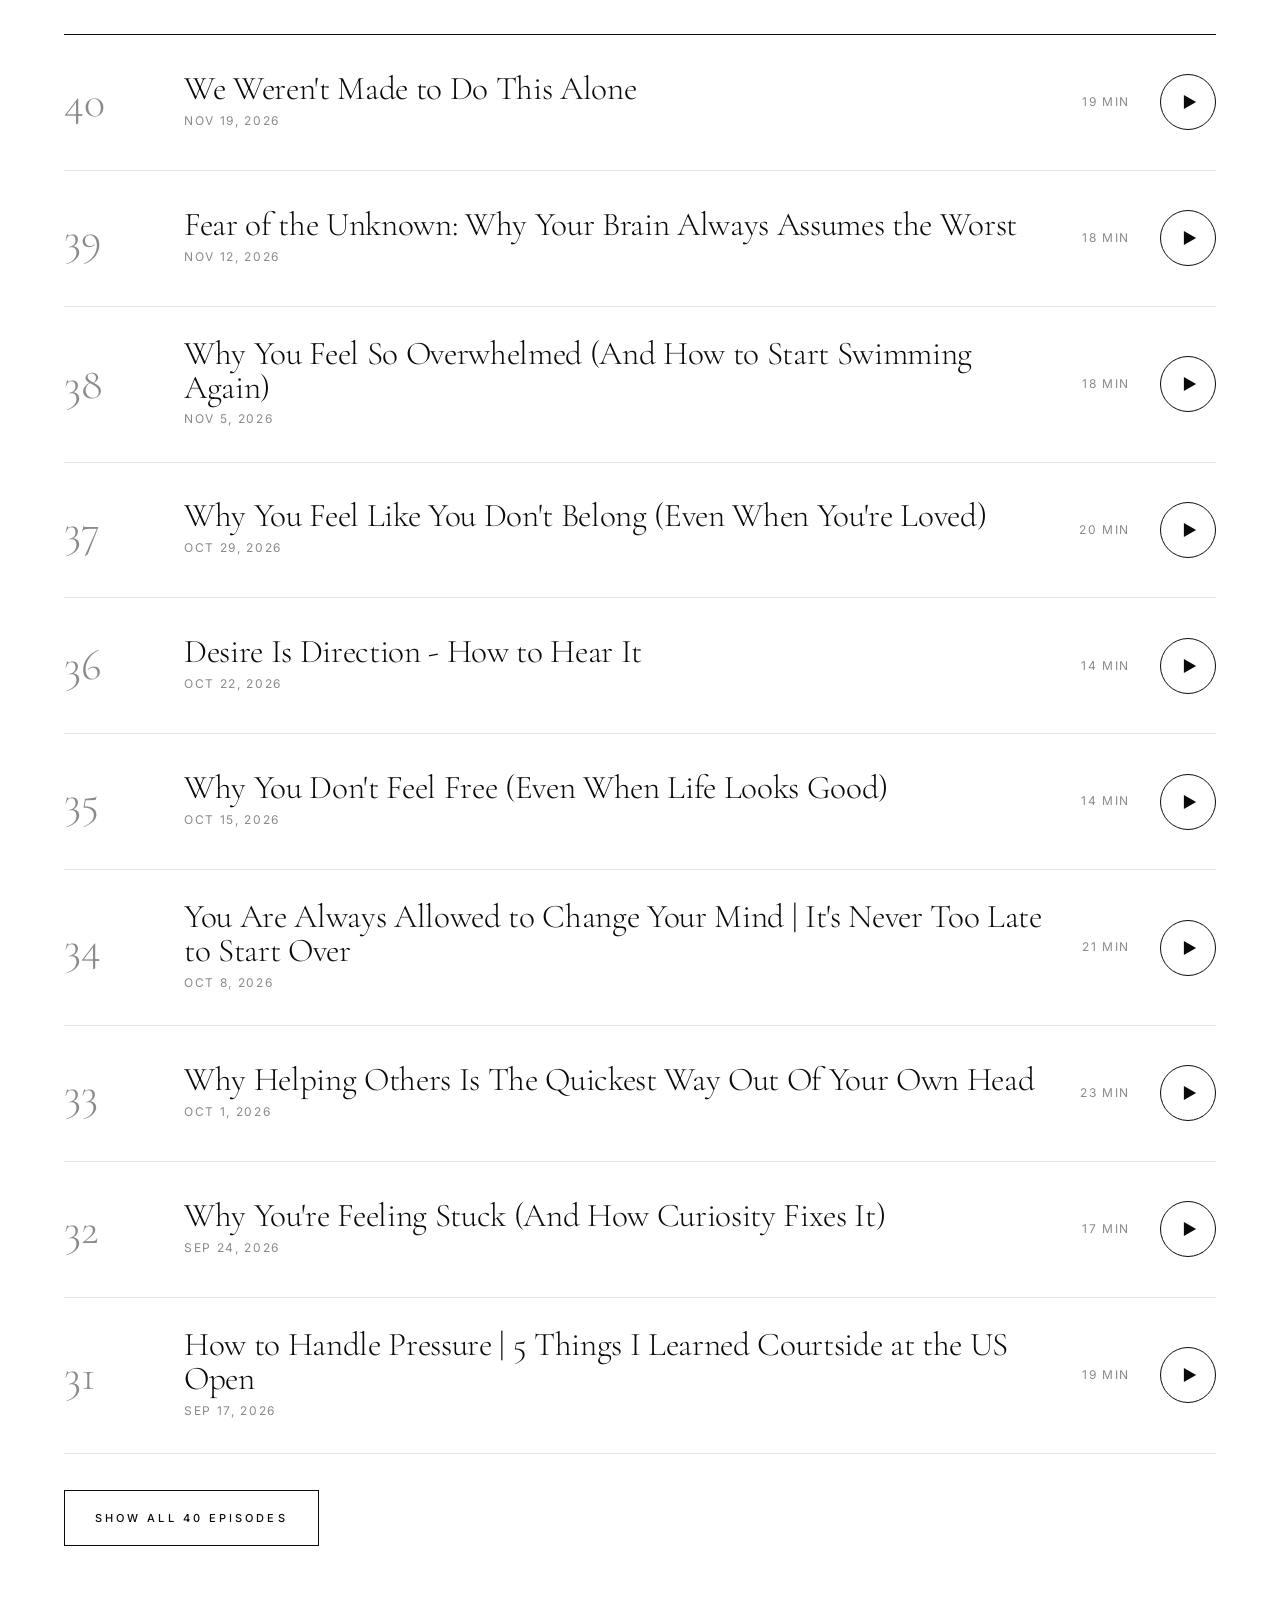
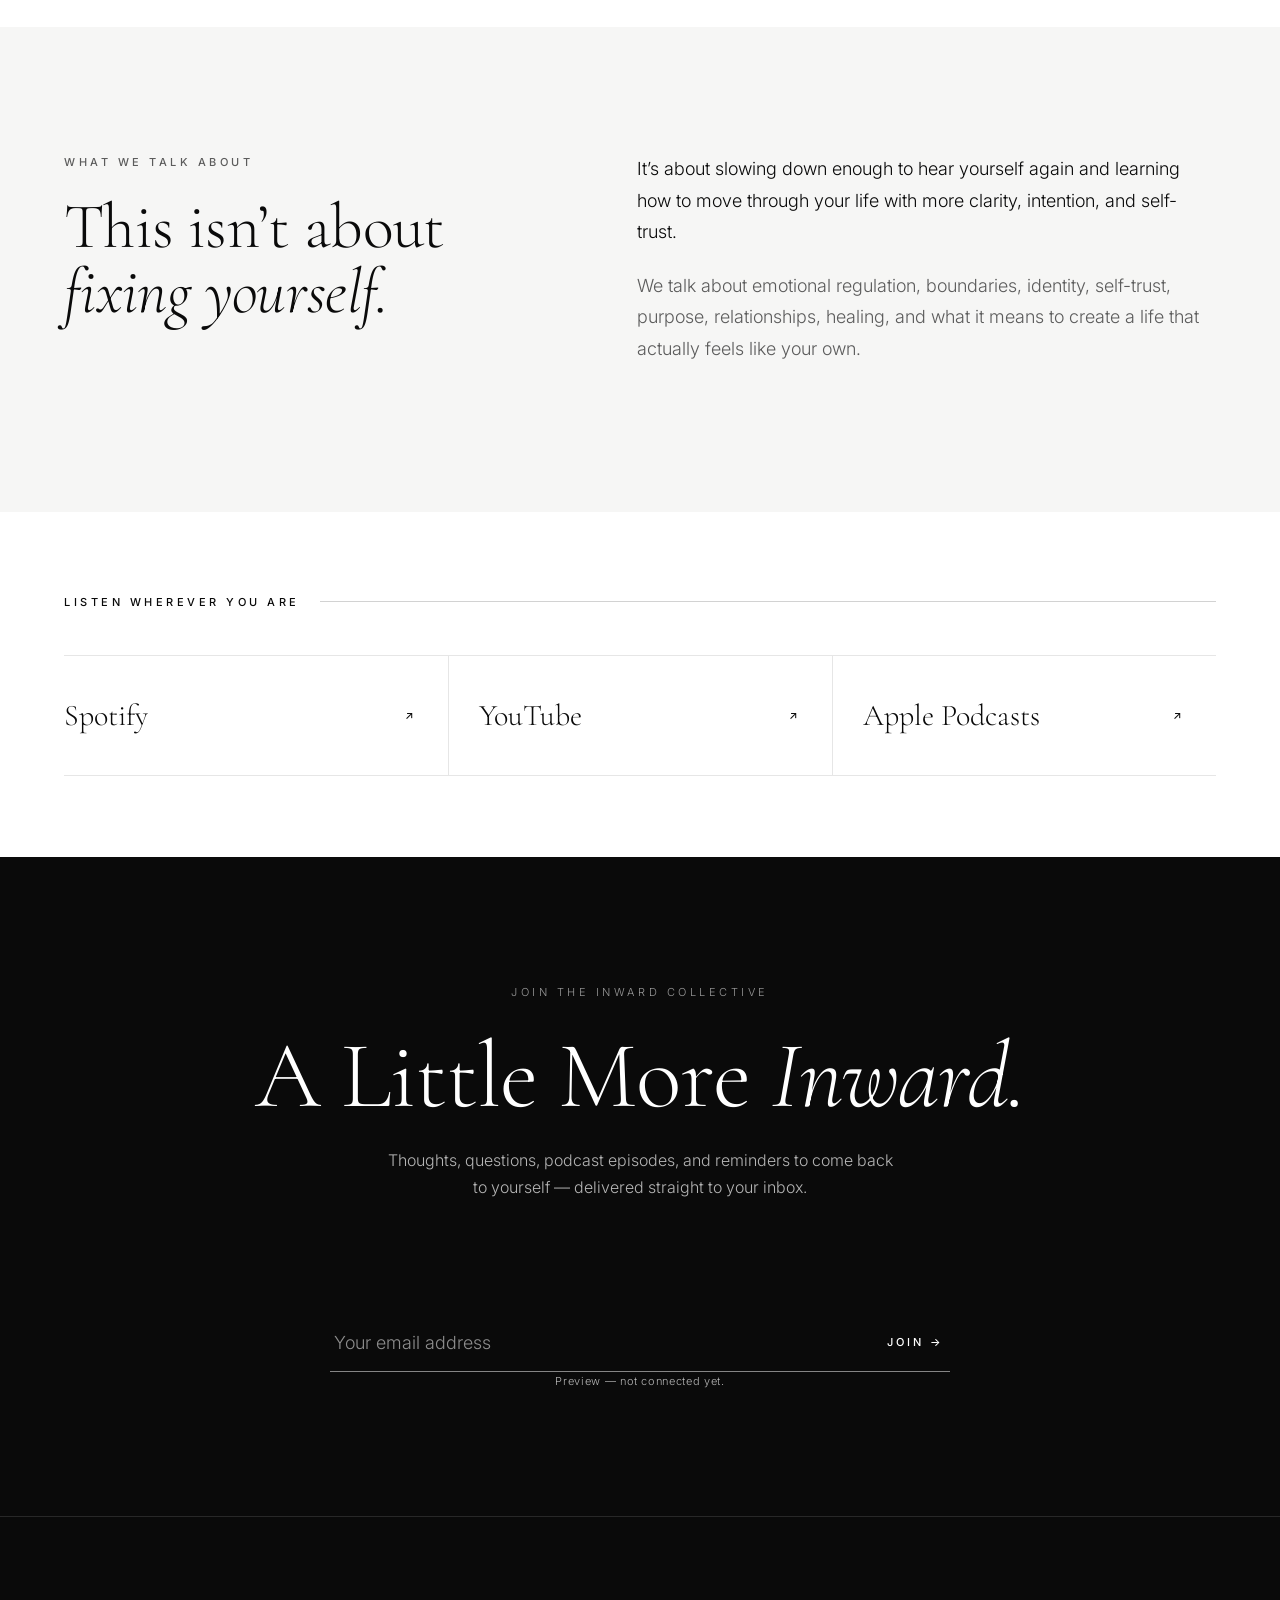
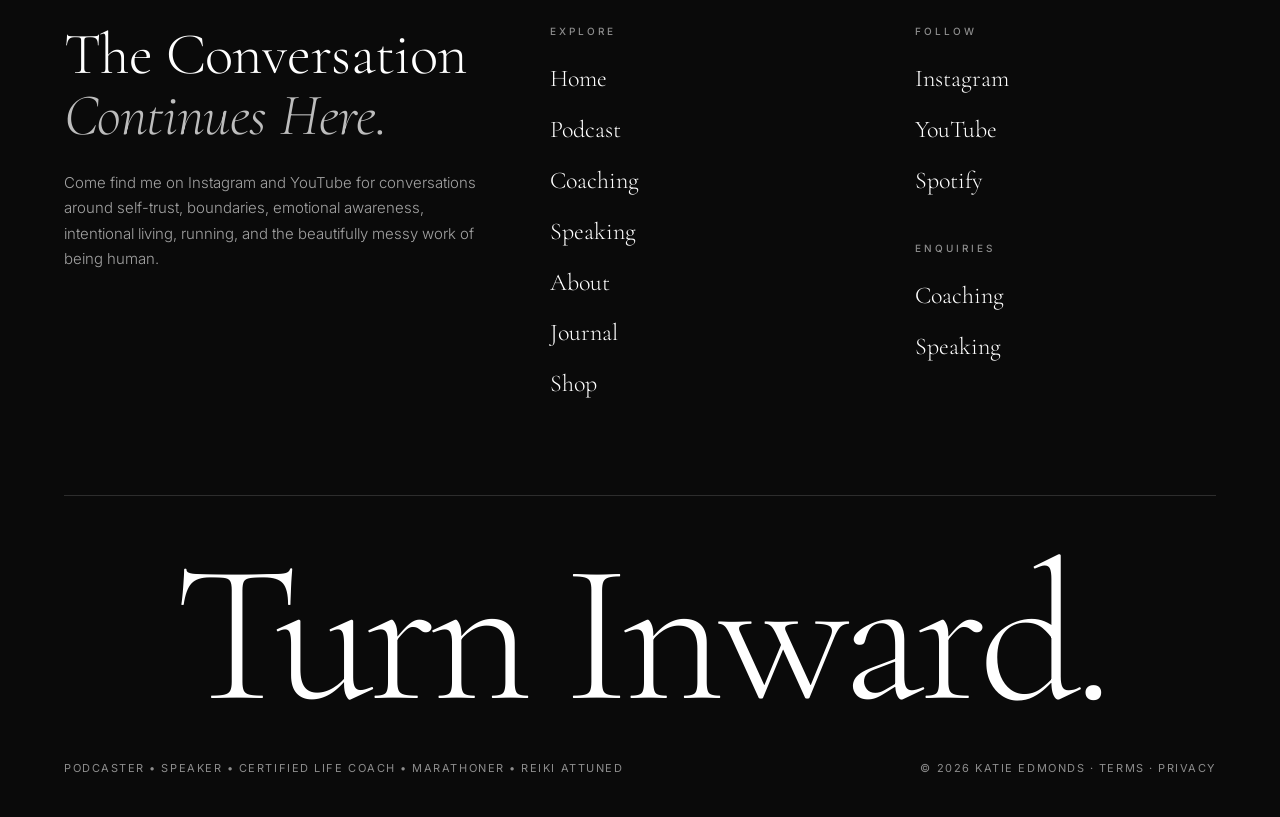
<file: podcast.html>
<!doctype html>
<html lang="en" class="no-js">
<head>
<meta charset="utf-8">
<meta name="viewport" content="width=device-width,initial-scale=1,viewport-fit=cover">
<meta name="robots" content="noindex,nofollow">
<title>Inward Podcast — Katie Edmonds</title>
<meta name="description" content="Inward with Katie Edmonds: a weekly solo podcast for people who look successful on the outside but feel disconnected inside. New episodes every Thursday.">
<meta name="theme-color" content="#0a0a0a">
<meta property="og:type" content="website">
<meta property="og:site_name" content="Katie Edmonds — Inward">
<meta property="og:title" content="Inward Podcast — Katie Edmonds">
<meta property="og:description" content="Inward with Katie Edmonds: a weekly solo podcast for people who look successful on the outside but feel disconnected inside. New episodes every Thursday.">
<meta property="og:image" content="https://donovinmocke-maker.github.io/inward-preview/assets/img/og.jpg">
<meta property="og:image:width" content="1200"><meta property="og:image:height" content="630">
<meta name="twitter:card" content="summary_large_image">
<link rel="apple-touch-icon" href="assets/img/apple-touch-icon.png">
<link rel="preconnect" href="https://fonts.googleapis.com"><link rel="preconnect" href="https://fonts.gstatic.com" crossorigin>
<link href="https://fonts.googleapis.com/css2?family=Cormorant+Garamond:ital,wght@0,300;0,400;0,500;1,300;1,400&family=Inter:wght@300;400;500;600&display=swap" rel="stylesheet">
<link rel="stylesheet" href="assets/css/site.css">
<link rel="icon" href="data:image/svg+xml,%3Csvg xmlns='http://www.w3.org/2000/svg' viewBox='0 0 64 64'%3E%3Crect width='64' height='64' fill='%230a0a0a'/%3E%3Ctext x='32' y='45' font-family='Georgia' font-size='38' fill='white' text-anchor='middle'%3EI%3C/text%3E%3C/svg%3E">
</head>
<body data-hero="dark">
<a class="skip" href="#main">Skip to content</a>
<header class="hdr"><div class="wrap">
<a class="logo" href="index.html" aria-label="Katie Edmonds — home">Katie Edmonds<small>Inward</small></a>
<nav class="nav" aria-label="Main"><a href="podcast.html" aria-current=page>Podcast</a><a href="coaching.html">Coaching</a><a href="speaking.html">Speaking</a><a href="about.html">About</a><a href="journal.html">Journal</a><a href="shop.html">Shop</a><a class="btn" href="coaching.html#enquire">Enquire</a></nav>
<button class="burger" aria-label="Menu" aria-expanded="false"><span></span><span></span></button>
</div></header>
<div class="mnav" aria-label="Mobile menu"><a href="index.html"><span>01</span>Home</a><a href="podcast.html"><span>02</span>Podcast</a><a href="coaching.html"><span>03</span>Coaching</a><a href="speaking.html"><span>04</span>Speaking</a><a href="about.html"><span>05</span>About</a><a href="journal.html"><span>06</span>Journal</a><a href="shop.html"><span>07</span>Shop</a><div class="mfoot"><a href="https://www.instagram.com/thekatieedmonds" target="_blank" rel="noopener">Instagram</a><a href="https://www.youtube.com/@Inwardwithkatieedmonds/videos" target="_blank" rel="noopener">YouTube</a></div></div>
<div class="ribbon" aria-hidden="true">Preview for Katie Edmonds</div>
<main id="main">

<section class="phero dark on-dark"><div class="wrap grid">
<div><p class="eyebrow rv" style="color:#9a9a9a">A podcast with Katie Edmonds</p><h1 class="rv d1" style="margin-top:26px">Inward</h1></div>
<div><p class="rv d2">For those who appear successful on the outside but feel disconnected, numb, or quietly unfulfilled on the inside. New solo episodes weekly. Welcome inward.</p>
<div class="btns rv d3" style="margin-top:30px"><a class="btn solid" href="https://open.spotify.com/show/5NAPFrZKIMuXlYtL2vvtdf" target="_blank" rel="noopener">Listen on Spotify <span class="arr" aria-hidden="true"></span></a><a class="btn" href="https://podcasts.apple.com/us/podcast/inward-with-katie-edmonds/id1878522252" target="_blank" rel="noopener">Apple Podcasts</a><a class="btn" href="https://www.youtube.com/@Inwardwithkatieedmonds/videos" target="_blank" rel="noopener">Watch on YouTube</a></div></div>
</div></section>

<section class="sec tight" aria-labelledby="latest-h"><div class="wrap">
<div class="label-row"><span class="eyebrow">Latest episode</span><hr class="rule"><span class="chip">New every Thursday</span></div>
<div class="feature-ep on-dark rv">
<div class="ph"><img src="assets/img/studio.jpg" alt="Recording studio" loading="lazy"></div>
<div class="tx" id="ep-40"><span class="eyebrow" style="color:#9a9a9a">No. 40 · Nov 19, 2026 · 19 min</span><h3 id="latest-h">We Weren&#x27;t Made to Do This Alone</h3>
<p>In this episode, Katie explores why in-person connection matters so much — and why loneliness can affect our health in ways we don&#x27;t always see. Through research, reflection, and real-life moments, she invites…</p>
<div class="wave" aria-hidden="true"></div>
<div class="btns"><button class="btn solid play-main" data-audio="https://traffic.libsyn.com/secure/40c3b5f4-f679-4ac5-90c7-bac77d16d80e/We_Werent_Made_To_Do_This_Alone_Audio_Clip.mp3?dest-id=5272110" data-title="We Weren&#x27;t Made to Do This Alone">Play episode <span class="arr" aria-hidden="true"></span></button><a class="btn" href="https://podcasts.apple.com/us/podcast/inward-with-katie-edmonds/id1878522252" target="_blank" rel="noopener">Apple Podcasts</a></div></div>
</div></div></section>

<section class="sec tight" aria-labelledby="all-h"><div class="wrap">
<div class="sec-head"><h2 id="all-h" class="rv" style="font-size:clamp(40px,4.6vw,72px)">All <em>episodes</em></h2><span class="chip rv">40 episodes</span></div>
<div class="eps"><div class="ep rv" id="ep-40"><span class="n">40</span><div><h3>We Weren&#x27;t Made to Do This Alone</h3><span class="d">Nov 19, 2026</span></div><span class="d len">19 min</span><button class="play" data-audio="https://traffic.libsyn.com/secure/40c3b5f4-f679-4ac5-90c7-bac77d16d80e/We_Werent_Made_To_Do_This_Alone_Audio_Clip.mp3?dest-id=5272110" data-title="We Weren&#x27;t Made to Do This Alone" aria-label="Play episode 40: We Weren&#x27;t Made to Do This Alone"><svg viewBox="0 0 14 16" aria-hidden="true"><path d="M0 0l14 8-14 8z" fill="currentColor"/></svg></button></div><div class="ep rv" id="ep-39"><span class="n">39</span><div><h3>Fear of the Unknown: Why Your Brain Always Assumes the Worst</h3><span class="d">Nov 12, 2026</span></div><span class="d len">18 min</span><button class="play" data-audio="https://traffic.libsyn.com/secure/40c3b5f4-f679-4ac5-90c7-bac77d16d80e/Fear_of_the_Unknown_Audio_File.mp3?dest-id=5272110" data-title="Fear of the Unknown: Why Your Brain Always Assumes the Worst" aria-label="Play episode 39: Fear of the Unknown: Why Your Brain Always Assumes the Worst"><svg viewBox="0 0 14 16" aria-hidden="true"><path d="M0 0l14 8-14 8z" fill="currentColor"/></svg></button></div><div class="ep rv" id="ep-38"><span class="n">38</span><div><h3>Why You Feel So Overwhelmed (And How to Start Swimming Again)</h3><span class="d">Nov 5, 2026</span></div><span class="d len">18 min</span><button class="play" data-audio="https://traffic.libsyn.com/secure/40c3b5f4-f679-4ac5-90c7-bac77d16d80e/Overwhelmed_Audio_File.mp3?dest-id=5272110" data-title="Why You Feel So Overwhelmed (And How to Start Swimming Again)" aria-label="Play episode 38: Why You Feel So Overwhelmed (And How to Start Swimming Again)"><svg viewBox="0 0 14 16" aria-hidden="true"><path d="M0 0l14 8-14 8z" fill="currentColor"/></svg></button></div><div class="ep rv" id="ep-37"><span class="n">37</span><div><h3>Why You Feel Like You Don&#x27;t Belong (Even When You&#x27;re Loved)</h3><span class="d">Oct 29, 2026</span></div><span class="d len">20 min</span><button class="play" data-audio="https://traffic.libsyn.com/secure/40c3b5f4-f679-4ac5-90c7-bac77d16d80e/why_dont_you_feel_like_you_belong.mp3?dest-id=5272110" data-title="Why You Feel Like You Don&#x27;t Belong (Even When You&#x27;re Loved)" aria-label="Play episode 37: Why You Feel Like You Don&#x27;t Belong (Even When You&#x27;re Loved)"><svg viewBox="0 0 14 16" aria-hidden="true"><path d="M0 0l14 8-14 8z" fill="currentColor"/></svg></button></div><div class="ep rv" id="ep-36"><span class="n">36</span><div><h3>Desire Is Direction - How to Hear It</h3><span class="d">Oct 22, 2026</span></div><span class="d len">14 min</span><button class="play" data-audio="https://traffic.libsyn.com/secure/40c3b5f4-f679-4ac5-90c7-bac77d16d80e/Desire_Is_Proof_Its_Already_Yours_Audio_File.mp3?dest-id=5272110" data-title="Desire Is Direction - How to Hear It" aria-label="Play episode 36: Desire Is Direction - How to Hear It"><svg viewBox="0 0 14 16" aria-hidden="true"><path d="M0 0l14 8-14 8z" fill="currentColor"/></svg></button></div><div class="ep rv" id="ep-35"><span class="n">35</span><div><h3>Why You Don&#x27;t Feel Free (Even When Life Looks Good)</h3><span class="d">Oct 15, 2026</span></div><span class="d len">14 min</span><button class="play" data-audio="https://traffic.libsyn.com/secure/40c3b5f4-f679-4ac5-90c7-bac77d16d80e/What_Does_It_Actually_Mean_To_Be_Free_Audio_File.mp3?dest-id=5272110" data-title="Why You Don&#x27;t Feel Free (Even When Life Looks Good)" aria-label="Play episode 35: Why You Don&#x27;t Feel Free (Even When Life Looks Good)"><svg viewBox="0 0 14 16" aria-hidden="true"><path d="M0 0l14 8-14 8z" fill="currentColor"/></svg></button></div><div class="ep rv" id="ep-34"><span class="n">34</span><div><h3>You Are Always Allowed to Change Your Mind | It&#x27;s Never Too Late to Start Over</h3><span class="d">Oct 8, 2026</span></div><span class="d len">21 min</span><button class="play" data-audio="https://traffic.libsyn.com/secure/40c3b5f4-f679-4ac5-90c7-bac77d16d80e/You_Are_Allowed_To_Change_Your_Mind_Audio_File.mp3?dest-id=5272110" data-title="You Are Always Allowed to Change Your Mind | It&#x27;s Never Too Late to Start Over" aria-label="Play episode 34: You Are Always Allowed to Change Your Mind | It&#x27;s Never Too Late to Start Over"><svg viewBox="0 0 14 16" aria-hidden="true"><path d="M0 0l14 8-14 8z" fill="currentColor"/></svg></button></div><div class="ep rv" id="ep-33"><span class="n">33</span><div><h3>Why Helping Others Is The Quickest Way Out Of Your Own Head</h3><span class="d">Oct 1, 2026</span></div><span class="d len">23 min</span><button class="play" data-audio="https://traffic.libsyn.com/secure/40c3b5f4-f679-4ac5-90c7-bac77d16d80e/Beans_episode_audio_file.mp3?dest-id=5272110" data-title="Why Helping Others Is The Quickest Way Out Of Your Own Head" aria-label="Play episode 33: Why Helping Others Is The Quickest Way Out Of Your Own Head"><svg viewBox="0 0 14 16" aria-hidden="true"><path d="M0 0l14 8-14 8z" fill="currentColor"/></svg></button></div><div class="ep rv" id="ep-32"><span class="n">32</span><div><h3>Why You&#x27;re Feeling Stuck (And How Curiosity Fixes It)</h3><span class="d">Sep 24, 2026</span></div><span class="d len">17 min</span><button class="play" data-audio="https://traffic.libsyn.com/secure/40c3b5f4-f679-4ac5-90c7-bac77d16d80e/Curiosity_Episode_Audio_File.mp3?dest-id=5272110" data-title="Why You&#x27;re Feeling Stuck (And How Curiosity Fixes It)" aria-label="Play episode 32: Why You&#x27;re Feeling Stuck (And How Curiosity Fixes It)"><svg viewBox="0 0 14 16" aria-hidden="true"><path d="M0 0l14 8-14 8z" fill="currentColor"/></svg></button></div><div class="ep rv" id="ep-31"><span class="n">31</span><div><h3>How to Handle Pressure | 5 Things I Learned Courtside at the US Open</h3><span class="d">Sep 17, 2026</span></div><span class="d len">19 min</span><button class="play" data-audio="https://traffic.libsyn.com/secure/40c3b5f4-f679-4ac5-90c7-bac77d16d80e/how_to_handle_pressure.mp3?dest-id=5272110" data-title="How to Handle Pressure | 5 Things I Learned Courtside at the US Open" aria-label="Play episode 31: How to Handle Pressure | 5 Things I Learned Courtside at the US Open"><svg viewBox="0 0 14 16" aria-hidden="true"><path d="M0 0l14 8-14 8z" fill="currentColor"/></svg></button></div></div>
<details class="more-eps"><summary class="btn">Show all 40 episodes</summary><div class="eps"><div class="ep rv" id="ep-30"><span class="n">30</span><div><h3>99 Years Old and Never Lonely: My Grandmother&#x27;s Secret to a Long, Full Life</h3><span class="d">Sep 10, 2026</span></div><span class="d len">15 min</span><button class="play" data-audio="https://traffic.libsyn.com/secure/40c3b5f4-f679-4ac5-90c7-bac77d16d80e/Nanny_Final_Cut_Audio_File.mp3?dest-id=5272110" data-title="99 Years Old and Never Lonely: My Grandmother&#x27;s Secret to a Long, Full Life" aria-label="Play episode 30: 99 Years Old and Never Lonely: My Grandmother&#x27;s Secret to a Long, Full Life"><svg viewBox="0 0 14 16" aria-hidden="true"><path d="M0 0l14 8-14 8z" fill="currentColor"/></svg></button></div><div class="ep rv" id="ep-29"><span class="n">29</span><div><h3>The Michelangelo Effect | How Love Sculpts You Into Who You&#x27;re Meant to Be</h3><span class="d">Sep 3, 2026</span></div><span class="d len">15 min</span><button class="play" data-audio="https://traffic.libsyn.com/secure/40c3b5f4-f679-4ac5-90c7-bac77d16d80e/riverside_the_michelangelo_effect_sarah_caspersens_s.mp3?dest-id=5272110" data-title="The Michelangelo Effect | How Love Sculpts You Into Who You&#x27;re Meant to Be" aria-label="Play episode 29: The Michelangelo Effect | How Love Sculpts You Into Who You&#x27;re Meant to Be"><svg viewBox="0 0 14 16" aria-hidden="true"><path d="M0 0l14 8-14 8z" fill="currentColor"/></svg></button></div><div class="ep rv" id="ep-28"><span class="n">28</span><div><h3>You Don&#x27;t Have to Become Anything | You&#x27;re Already Whole</h3><span class="d">Aug 27, 2026</span></div><span class="d len">18 min</span><button class="play" data-audio="https://traffic.libsyn.com/secure/40c3b5f4-f679-4ac5-90c7-bac77d16d80e/You_Dont_Have_To_Become_Anything__Youre_Already_Whole.mp3?dest-id=5272110" data-title="You Don&#x27;t Have to Become Anything | You&#x27;re Already Whole" aria-label="Play episode 28: You Don&#x27;t Have to Become Anything | You&#x27;re Already Whole"><svg viewBox="0 0 14 16" aria-hidden="true"><path d="M0 0l14 8-14 8z" fill="currentColor"/></svg></button></div><div class="ep rv" id="ep-27"><span class="n">27</span><div><h3>The Last Time Is Usually Just A Tuesday</h3><span class="d">Aug 20, 2026</span></div><span class="d len">16 min</span><button class="play" data-audio="https://traffic.libsyn.com/secure/40c3b5f4-f679-4ac5-90c7-bac77d16d80e/The_Last_Time_is_Usually_Just_a_Tuesday_Audio_File.mp3?dest-id=5272110" data-title="The Last Time Is Usually Just A Tuesday" aria-label="Play episode 27: The Last Time Is Usually Just A Tuesday"><svg viewBox="0 0 14 16" aria-hidden="true"><path d="M0 0l14 8-14 8z" fill="currentColor"/></svg></button></div><div class="ep rv" id="ep-26"><span class="n">26</span><div><h3>Please Wait | What a Broken TV Taught Me About Patience</h3><span class="d">Aug 13, 2026</span></div><span class="d len">18 min</span><button class="play" data-audio="https://traffic.libsyn.com/secure/40c3b5f4-f679-4ac5-90c7-bac77d16d80e/Please_Wait_Audio_File.mp3?dest-id=5272110" data-title="Please Wait | What a Broken TV Taught Me About Patience" aria-label="Play episode 26: Please Wait | What a Broken TV Taught Me About Patience"><svg viewBox="0 0 14 16" aria-hidden="true"><path d="M0 0l14 8-14 8z" fill="currentColor"/></svg></button></div><div class="ep rv" id="ep-25"><span class="n">25</span><div><h3>I Said Something I Can&#x27;t Take Back | The Power of the Pause</h3><span class="d">Aug 6, 2026</span></div><span class="d len">20 min</span><button class="play" data-audio="https://traffic.libsyn.com/secure/40c3b5f4-f679-4ac5-90c7-bac77d16d80e/riverside_magic_episode_04_sarah_caspersens_s_1.mp3?dest-id=5272110" data-title="I Said Something I Can&#x27;t Take Back | The Power of the Pause" aria-label="Play episode 25: I Said Something I Can&#x27;t Take Back | The Power of the Pause"><svg viewBox="0 0 14 16" aria-hidden="true"><path d="M0 0l14 8-14 8z" fill="currentColor"/></svg></button></div><div class="ep rv" id="ep-24"><span class="n">24</span><div><h3>I Spent 36 Years Hiding My Emotions | This Is What Changed</h3><span class="d">Jul 30, 2026</span></div><span class="d len">12 min</span><button class="play" data-audio="https://traffic.libsyn.com/secure/40c3b5f4-f679-4ac5-90c7-bac77d16d80e/I_Spent_36_Years_Hiding_My_Emotions_Audio_File.mp3?dest-id=5272110" data-title="I Spent 36 Years Hiding My Emotions | This Is What Changed" aria-label="Play episode 24: I Spent 36 Years Hiding My Emotions | This Is What Changed"><svg viewBox="0 0 14 16" aria-hidden="true"><path d="M0 0l14 8-14 8z" fill="currentColor"/></svg></button></div><div class="ep rv" id="ep-23"><span class="n">23</span><div><h3>5 Questions I Ask Myself When I&#x27;m Comparing My Life to Someone Else&#x27;s</h3><span class="d">Jul 23, 2026</span></div><span class="d len">19 min</span><button class="play" data-audio="https://traffic.libsyn.com/secure/40c3b5f4-f679-4ac5-90c7-bac77d16d80e/5_Questions_I_Ask_Myself_Audio_File.mp3?dest-id=5272110" data-title="5 Questions I Ask Myself When I&#x27;m Comparing My Life to Someone Else&#x27;s" aria-label="Play episode 23: 5 Questions I Ask Myself When I&#x27;m Comparing My Life to Someone Else&#x27;s"><svg viewBox="0 0 14 16" aria-hidden="true"><path d="M0 0l14 8-14 8z" fill="currentColor"/></svg></button></div><div class="ep rv" id="ep-22"><span class="n">22</span><div><h3>Everything You Want Is On the Other Side of Letting Go</h3><span class="d">Jul 16, 2026</span></div><span class="d len">19 min</span><button class="play" data-audio="https://traffic.libsyn.com/secure/40c3b5f4-f679-4ac5-90c7-bac77d16d80e/Everything_You_Want_Is_On_The_Other_Side_Of_Letting_Go.mp3?dest-id=5272110" data-title="Everything You Want Is On the Other Side of Letting Go" aria-label="Play episode 22: Everything You Want Is On the Other Side of Letting Go"><svg viewBox="0 0 14 16" aria-hidden="true"><path d="M0 0l14 8-14 8z" fill="currentColor"/></svg></button></div><div class="ep rv" id="ep-21"><span class="n">21</span><div><h3>The Sober Truth: Why a Whole Generation Is Quitting Alcohol</h3><span class="d">Jul 9, 2026</span></div><span class="d len">21 min</span><button class="play" data-audio="https://traffic.libsyn.com/secure/40c3b5f4-f679-4ac5-90c7-bac77d16d80e/The_Sober_Truth_Episode.mp3?dest-id=5272110" data-title="The Sober Truth: Why a Whole Generation Is Quitting Alcohol" aria-label="Play episode 21: The Sober Truth: Why a Whole Generation Is Quitting Alcohol"><svg viewBox="0 0 14 16" aria-hidden="true"><path d="M0 0l14 8-14 8z" fill="currentColor"/></svg></button></div><div class="ep rv" id="ep-20"><span class="n">20</span><div><h3>Always Tired? You&#x27;re Not Lazy — You&#x27;re Overstimulated</h3><span class="d">Jul 2, 2026</span></div><span class="d len">16 min</span><button class="play" data-audio="https://traffic.libsyn.com/secure/40c3b5f4-f679-4ac5-90c7-bac77d16d80e/Always_Tired_Youre_Not_Lazy_Youre_Overstimulated.mp3?dest-id=5272110" data-title="Always Tired? You&#x27;re Not Lazy — You&#x27;re Overstimulated" aria-label="Play episode 20: Always Tired? You&#x27;re Not Lazy — You&#x27;re Overstimulated"><svg viewBox="0 0 14 16" aria-hidden="true"><path d="M0 0l14 8-14 8z" fill="currentColor"/></svg></button></div><div class="ep rv" id="ep-19"><span class="n">19</span><div><h3>You Didn&#x27;t Choose Your Life. You Inherited It.</h3><span class="d">Jun 25, 2026</span></div><span class="d len">29 min</span><button class="play" data-audio="https://traffic.libsyn.com/secure/40c3b5f4-f679-4ac5-90c7-bac77d16d80e/You_Didnt_Choose_Your_Life_Audio_File.mp3?dest-id=5272110" data-title="You Didn&#x27;t Choose Your Life. You Inherited It." aria-label="Play episode 19: You Didn&#x27;t Choose Your Life. You Inherited It."><svg viewBox="0 0 14 16" aria-hidden="true"><path d="M0 0l14 8-14 8z" fill="currentColor"/></svg></button></div><div class="ep rv" id="ep-18"><span class="n">18</span><div><h3>You&#x27;re Building the Thing You&#x27;re Most Afraid Of (Here&#x27;s How to Stop)</h3><span class="d">Jun 18, 2026</span></div><span class="d len">23 min</span><button class="play" data-audio="https://traffic.libsyn.com/secure/40c3b5f4-f679-4ac5-90c7-bac77d16d80e/Youre_Building_the_Thing_Youre_Most_Afraid_Of-Audio_File.mp3?dest-id=5272110" data-title="You&#x27;re Building the Thing You&#x27;re Most Afraid Of (Here&#x27;s How to Stop)" aria-label="Play episode 18: You&#x27;re Building the Thing You&#x27;re Most Afraid Of (Here&#x27;s How to Stop)"><svg viewBox="0 0 14 16" aria-hidden="true"><path d="M0 0l14 8-14 8z" fill="currentColor"/></svg></button></div><div class="ep rv" id="ep-17"><span class="n">17</span><div><h3>Nobody Knows What The F*ck They&#x27;re Doing</h3><span class="d">Jun 11, 2026</span></div><span class="d len">15 min</span><button class="play" data-audio="https://traffic.libsyn.com/secure/40c3b5f4-f679-4ac5-90c7-bac77d16d80e/Nobody_Know_What_the_Fck_Theyre_Doing_Audio_File.mp3?dest-id=5272110" data-title="Nobody Knows What The F*ck They&#x27;re Doing" aria-label="Play episode 17: Nobody Knows What The F*ck They&#x27;re Doing"><svg viewBox="0 0 14 16" aria-hidden="true"><path d="M0 0l14 8-14 8z" fill="currentColor"/></svg></button></div><div class="ep rv" id="ep-16"><span class="n">16</span><div><h3>This Too Shall Pass</h3><span class="d">Jun 4, 2026</span></div><span class="d len">18 min</span><button class="play" data-audio="https://traffic.libsyn.com/secure/40c3b5f4-f679-4ac5-90c7-bac77d16d80e/This_Too_Shall_Pass_Audio_File.mp3?dest-id=5272110" data-title="This Too Shall Pass" aria-label="Play episode 16: This Too Shall Pass"><svg viewBox="0 0 14 16" aria-hidden="true"><path d="M0 0l14 8-14 8z" fill="currentColor"/></svg></button></div><div class="ep rv" id="ep-15"><span class="n">15</span><div><h3>You&#x27;re Not Burnt Out By The World. You&#x27;re Burnt Out By What You Allow In.</h3><span class="d">May 28, 2026</span></div><span class="d len">16 min</span><button class="play" data-audio="https://traffic.libsyn.com/secure/40c3b5f4-f679-4ac5-90c7-bac77d16d80e/Youre_Not_Burnt_Out_by_the_World_Audio_File.mp3?dest-id=5272110" data-title="You&#x27;re Not Burnt Out By The World. You&#x27;re Burnt Out By What You Allow In." aria-label="Play episode 15: You&#x27;re Not Burnt Out By The World. You&#x27;re Burnt Out By What You Allow In."><svg viewBox="0 0 14 16" aria-hidden="true"><path d="M0 0l14 8-14 8z" fill="currentColor"/></svg></button></div><div class="ep rv" id="ep-14"><span class="n">14</span><div><h3>Average is Contagious | Why You Keep Falling Off</h3><span class="d">May 21, 2026</span></div><span class="d len">42 min</span><button class="play" data-audio="https://traffic.libsyn.com/secure/40c3b5f4-f679-4ac5-90c7-bac77d16d80e/Average_Is_Contagious_Audio_File.mp3?dest-id=5272110" data-title="Average is Contagious | Why You Keep Falling Off" aria-label="Play episode 14: Average is Contagious | Why You Keep Falling Off"><svg viewBox="0 0 14 16" aria-hidden="true"><path d="M0 0l14 8-14 8z" fill="currentColor"/></svg></button></div><div class="ep rv" id="ep-13"><span class="n">13</span><div><h3>Ego, Emotional Regulation &amp; the Story You&#x27;re Telling Yourself</h3><span class="d">May 14, 2026</span></div><span class="d len">27 min</span><button class="play" data-audio="https://traffic.libsyn.com/secure/40c3b5f4-f679-4ac5-90c7-bac77d16d80e/Ego_Emotional_Regulation_and_The_Story_Youre_Telling_Yourself_Audio_File.mp3?dest-id=5272110" data-title="Ego, Emotional Regulation &amp; the Story You&#x27;re Telling Yourself" aria-label="Play episode 13: Ego, Emotional Regulation &amp; the Story You&#x27;re Telling Yourself"><svg viewBox="0 0 14 16" aria-hidden="true"><path d="M0 0l14 8-14 8z" fill="currentColor"/></svg></button></div><div class="ep rv" id="ep-12"><span class="n">12</span><div><h3>No Refunds: A People Pleasing Episode</h3><span class="d">May 7, 2026</span></div><span class="d len">24 min</span><button class="play" data-audio="https://traffic.libsyn.com/secure/40c3b5f4-f679-4ac5-90c7-bac77d16d80e/No_Refunds-A_People_Pleasing_Episode_Audio_File.mp3?dest-id=5272110" data-title="No Refunds: A People Pleasing Episode" aria-label="Play episode 12: No Refunds: A People Pleasing Episode"><svg viewBox="0 0 14 16" aria-hidden="true"><path d="M0 0l14 8-14 8z" fill="currentColor"/></svg></button></div><div class="ep rv" id="ep-11"><span class="n">11</span><div><h3>Why High Achievers Struggle With Anxiety (Even When Life Looks Perfect)</h3><span class="d">Apr 30, 2026</span></div><span class="d len">27 min</span><button class="play" data-audio="https://traffic.libsyn.com/secure/40c3b5f4-f679-4ac5-90c7-bac77d16d80e/Why_High_Achievers_Struggle_with_Anxiety_Audio_Clip.mp3?dest-id=5272110" data-title="Why High Achievers Struggle With Anxiety (Even When Life Looks Perfect)" aria-label="Play episode 11: Why High Achievers Struggle With Anxiety (Even When Life Looks Perfect)"><svg viewBox="0 0 14 16" aria-hidden="true"><path d="M0 0l14 8-14 8z" fill="currentColor"/></svg></button></div><div class="ep rv" id="ep-10"><span class="n">10</span><div><h3>The Achievement Trap: Why Success Doesn&#x27;t Feel Like Enough</h3><span class="d">Apr 23, 2026</span></div><span class="d len">16 min</span><button class="play" data-audio="https://traffic.libsyn.com/secure/40c3b5f4-f679-4ac5-90c7-bac77d16d80e/The_Achievement_Trap_Audio_File.mp3?dest-id=5272110" data-title="The Achievement Trap: Why Success Doesn&#x27;t Feel Like Enough" aria-label="Play episode 10: The Achievement Trap: Why Success Doesn&#x27;t Feel Like Enough"><svg viewBox="0 0 14 16" aria-hidden="true"><path d="M0 0l14 8-14 8z" fill="currentColor"/></svg></button></div><div class="ep rv" id="ep-9"><span class="n">09</span><div><h3>Why Can&#x27;t You Build Healthy Boundaries?</h3><span class="d">Apr 16, 2026</span></div><span class="d len">18 min</span><button class="play" data-audio="https://traffic.libsyn.com/secure/40c3b5f4-f679-4ac5-90c7-bac77d16d80e/Why_Cant_You_Build_Healthy_Boundaries_Audio_File.mp3?dest-id=5272110" data-title="Why Can&#x27;t You Build Healthy Boundaries?" aria-label="Play episode 9: Why Can&#x27;t You Build Healthy Boundaries?"><svg viewBox="0 0 14 16" aria-hidden="true"><path d="M0 0l14 8-14 8z" fill="currentColor"/></svg></button></div><div class="ep rv" id="ep-8"><span class="n">08</span><div><h3>Is Attachment Ruining Your Life?</h3><span class="d">Apr 9, 2026</span></div><span class="d len">13 min</span><button class="play" data-audio="https://traffic.libsyn.com/secure/40c3b5f4-f679-4ac5-90c7-bac77d16d80e/Is_Attachment_Ruining_Your_Life_Audio_File.mp3?dest-id=5272110" data-title="Is Attachment Ruining Your Life?" aria-label="Play episode 8: Is Attachment Ruining Your Life?"><svg viewBox="0 0 14 16" aria-hidden="true"><path d="M0 0l14 8-14 8z" fill="currentColor"/></svg></button></div><div class="ep rv" id="ep-7"><span class="n">07</span><div><h3>Why Is Consistency So Hard?</h3><span class="d">Apr 2, 2026</span></div><span class="d len">13 min</span><button class="play" data-audio="https://traffic.libsyn.com/secure/40c3b5f4-f679-4ac5-90c7-bac77d16d80e/Why_Is_Consistency_So_Hard_Audio_File.mp3?dest-id=5272110" data-title="Why Is Consistency So Hard?" aria-label="Play episode 7: Why Is Consistency So Hard?"><svg viewBox="0 0 14 16" aria-hidden="true"><path d="M0 0l14 8-14 8z" fill="currentColor"/></svg></button></div><div class="ep rv" id="ep-6"><span class="n">06</span><div><h3>I Know It&#x27;s Bad For Me....Why Do I Still Do It?</h3><span class="d">Mar 26, 2026</span></div><span class="d len">11 min</span><button class="play" data-audio="https://traffic.libsyn.com/secure/40c3b5f4-f679-4ac5-90c7-bac77d16d80e/I_Know_Its_Bad_For_Me...Why_Do_I_Still_Do_It.mp3?dest-id=5272110" data-title="I Know It&#x27;s Bad For Me....Why Do I Still Do It?" aria-label="Play episode 6: I Know It&#x27;s Bad For Me....Why Do I Still Do It?"><svg viewBox="0 0 14 16" aria-hidden="true"><path d="M0 0l14 8-14 8z" fill="currentColor"/></svg></button></div><div class="ep rv" id="ep-5"><span class="n">05</span><div><h3>Why Are You So Hard On Yourself?</h3><span class="d">Mar 19, 2026</span></div><span class="d len">10 min</span><button class="play" data-audio="https://traffic.libsyn.com/secure/40c3b5f4-f679-4ac5-90c7-bac77d16d80e/Inward_Episode_005_Audio_File.mp3?dest-id=5272110" data-title="Why Are You So Hard On Yourself?" aria-label="Play episode 5: Why Are You So Hard On Yourself?"><svg viewBox="0 0 14 16" aria-hidden="true"><path d="M0 0l14 8-14 8z" fill="currentColor"/></svg></button></div><div class="ep rv" id="ep-4"><span class="n">04</span><div><h3>Is Your Reality A Choice?</h3><span class="d">Mar 12, 2026</span></div><span class="d len">16 min</span><button class="play" data-audio="https://traffic.libsyn.com/secure/40c3b5f4-f679-4ac5-90c7-bac77d16d80e/riverside_katie___mar_11_2026_001_sarah_caspersens_s.mp3?dest-id=5272110" data-title="Is Your Reality A Choice?" aria-label="Play episode 4: Is Your Reality A Choice?"><svg viewBox="0 0 14 16" aria-hidden="true"><path d="M0 0l14 8-14 8z" fill="currentColor"/></svg></button></div><div class="ep rv" id="ep-3"><span class="n">03</span><div><h3>Are You Who You Think You Are?</h3><span class="d">Mar 5, 2026</span></div><span class="d len">13 min</span><button class="play" data-audio="https://traffic.libsyn.com/secure/40c3b5f4-f679-4ac5-90c7-bac77d16d80e/riverside_katie___mar_03_2026_001_sarah_caspersens_s.mp3?dest-id=5272110" data-title="Are You Who You Think You Are?" aria-label="Play episode 3: Are You Who You Think You Are?"><svg viewBox="0 0 14 16" aria-hidden="true"><path d="M0 0l14 8-14 8z" fill="currentColor"/></svg></button></div><div class="ep rv" id="ep-2"><span class="n">02</span><div><h3>Is Silence Making You Sick?</h3><span class="d">Feb 26, 2026</span></div><span class="d len">13 min</span><button class="play" data-audio="https://traffic.libsyn.com/secure/40c3b5f4-f679-4ac5-90c7-bac77d16d80e/Inward_Episode_2_Audio_File.mp3?dest-id=5272110" data-title="Is Silence Making You Sick?" aria-label="Play episode 2: Is Silence Making You Sick?"><svg viewBox="0 0 14 16" aria-hidden="true"><path d="M0 0l14 8-14 8z" fill="currentColor"/></svg></button></div><div class="ep rv" id="ep-1"><span class="n">01</span><div><h3>Are You Living A Lie?</h3><span class="d">Feb 19, 2026</span></div><span class="d len">4 min</span><button class="play" data-audio="https://traffic.libsyn.com/secure/40c3b5f4-f679-4ac5-90c7-bac77d16d80e/riverside_inward__episode_1___feb_17_2026_001_sarah_caspersens_s.mp3?dest-id=5272110" data-title="Are You Living A Lie?" aria-label="Play episode 1: Are You Living A Lie?"><svg viewBox="0 0 14 16" aria-hidden="true"><path d="M0 0l14 8-14 8z" fill="currentColor"/></svg></button></div></div></details>
</div></section>

<section class="sec soft" aria-labelledby="themes-h"><div class="wrap split">
<div><p class="eyebrow muted rv">What we talk about</p><h2 id="themes-h" class="rv d1" style="margin-top:22px">This isn’t about <em>fixing yourself.</em></h2></div>
<div class="body-lg rv d2"><p>It’s about slowing down enough to hear yourself again and learning how to move through your life with more clarity, intention, and self-trust.</p>
<p class="muted">We talk about emotional regulation, boundaries, identity, self-trust, purpose, relationships, healing, and what it means to create a life that actually feels like your own.</p></div>
</div></section>

<section class="sec tight" aria-label="Where to listen"><div class="wrap">
<div class="label-row"><span class="eyebrow">Listen wherever you are</span><hr class="rule"></div>
<div class="platforms"><a href="https://open.spotify.com/show/5NAPFrZKIMuXlYtL2vvtdf" target="_blank" rel="noopener">Spotify <span class="eyebrow">↗</span></a><a href="https://www.youtube.com/@Inwardwithkatieedmonds/videos" target="_blank" rel="noopener">YouTube <span class="eyebrow">↗</span></a><a href="https://podcasts.apple.com/us/podcast/inward-with-katie-edmonds/id1878522252" target="_blank" rel="noopener">Apple Podcasts <span class="eyebrow">↗</span></a></div>
</div></section>
<section class="sec dark letter on-dark" id="newsletter" aria-labelledby="nl-h">
<div class="wrap">
<p class="eyebrow rv" style="color:#9a9a9a">Join the Inward Collective</p>
<h2 id="nl-h" class="rv d1">A Little More <em>Inward.</em></h2>
<p class="rv d2">Thoughts, questions, podcast episodes, and reminders to come back to yourself — delivered straight to your inbox.</p>
<p class="quiet rv d2">No constant noise. Just something worth opening.</p>
<form class="nl-form rv d3" data-preview="Preview only — sign-up will connect to Katie’s email list at launch." aria-label="Newsletter sign-up">
<label for="nl-email" class="skip">Email address</label>
<input id="nl-email" type="email" placeholder="Your email address" autocomplete="email" required>
<button type="submit">Join →</button>
</form>
<p class="form-note">Preview — not connected yet.</p>
</div></section>
</main>
<footer class="ftr on-dark">
<div class="wrap">
<div class="ftr-top">
<div><h2>The Conversation<br><em>Continues Here.</em></h2>
<p>Come find me on Instagram and YouTube for conversations around self-trust, boundaries, emotional awareness, intentional living, running, and the beautifully messy work of being human.</p></div>
<div><h4>Explore</h4><ul><li><a href="index.html">Home</a></li><li><a href="podcast.html">Podcast</a></li><li><a href="coaching.html">Coaching</a></li><li><a href="speaking.html">Speaking</a></li><li><a href="about.html">About</a></li><li><a href="journal.html">Journal</a></li><li><a href="shop.html">Shop</a></li></ul></div>
<div><h4>Follow</h4><ul><li><a href="https://www.instagram.com/thekatieedmonds" target="_blank" rel="noopener">Instagram</a></li><li><a href="https://www.youtube.com/@Inwardwithkatieedmonds/videos" target="_blank" rel="noopener">YouTube</a></li><li><a href="https://open.spotify.com/show/5NAPFrZKIMuXlYtL2vvtdf" target="_blank" rel="noopener">Spotify</a></li></ul>
<h4 style="margin-top:40px">Enquiries</h4><ul><li><a href="coaching.html#enquire">Coaching</a></li><li><a href="speaking.html#book">Speaking</a></li></ul></div>
</div>
<div class="ftr-big" aria-hidden="true">Turn Inward.</div>
<div class="ftr-bot"><span>Podcaster • Speaker • Certified Life Coach • Marathoner • Reiki Attuned</span><span>© 2026 Katie Edmonds · Terms · Privacy</span></div>
</div></footer>
<script src="assets/js/site.js" defer></script>
</body></html>
</file>
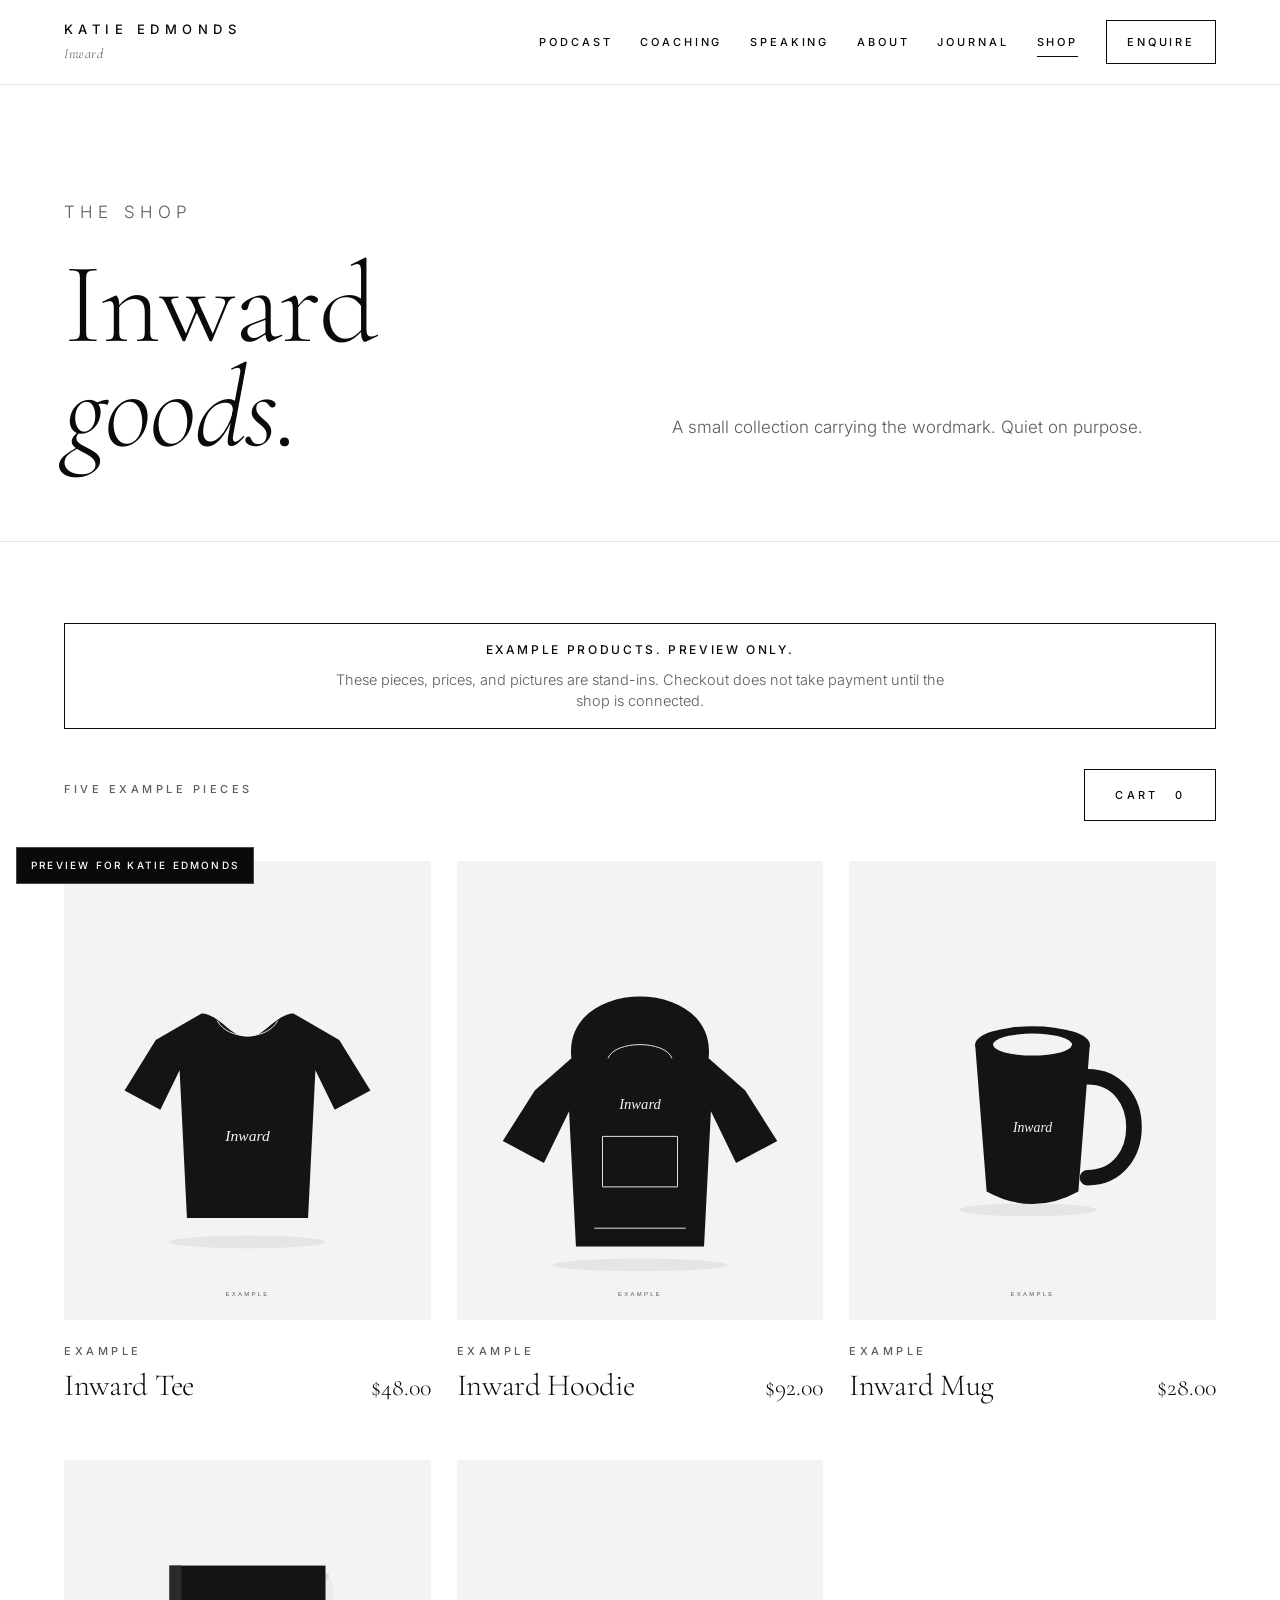
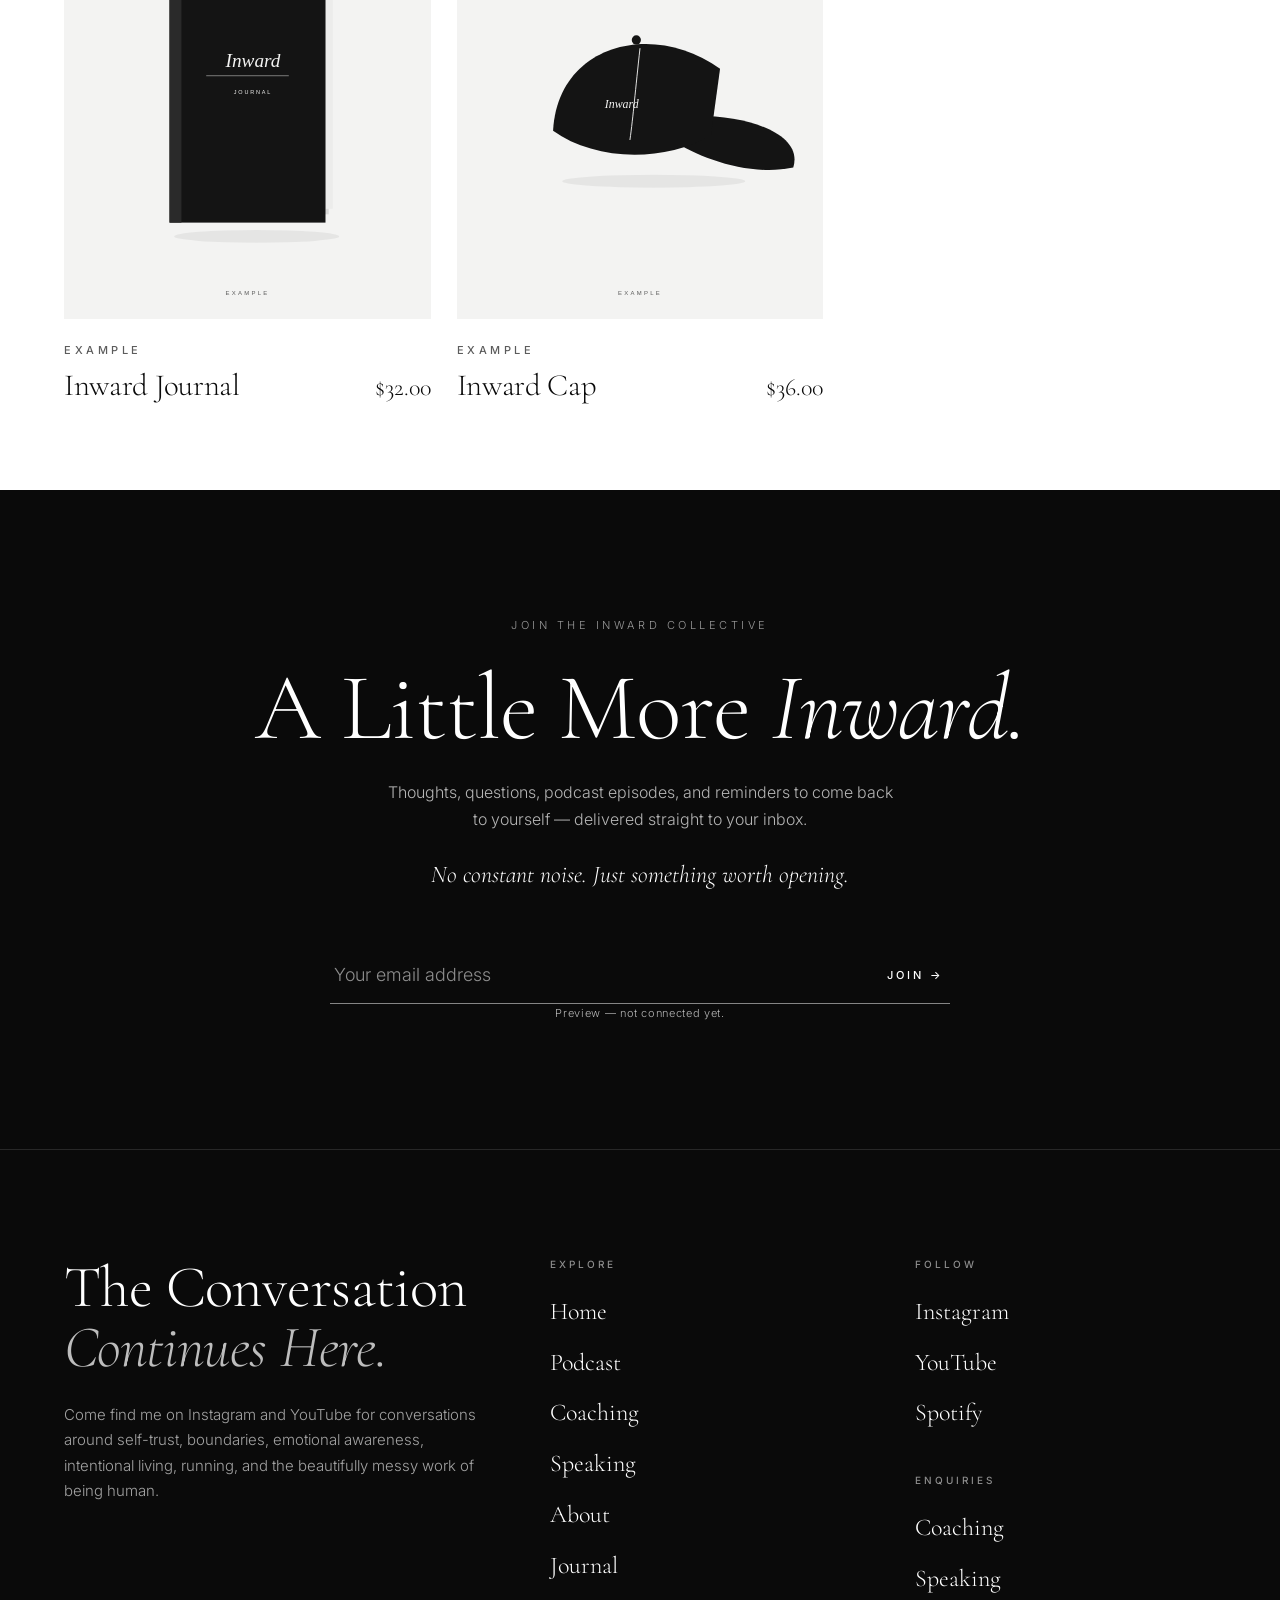
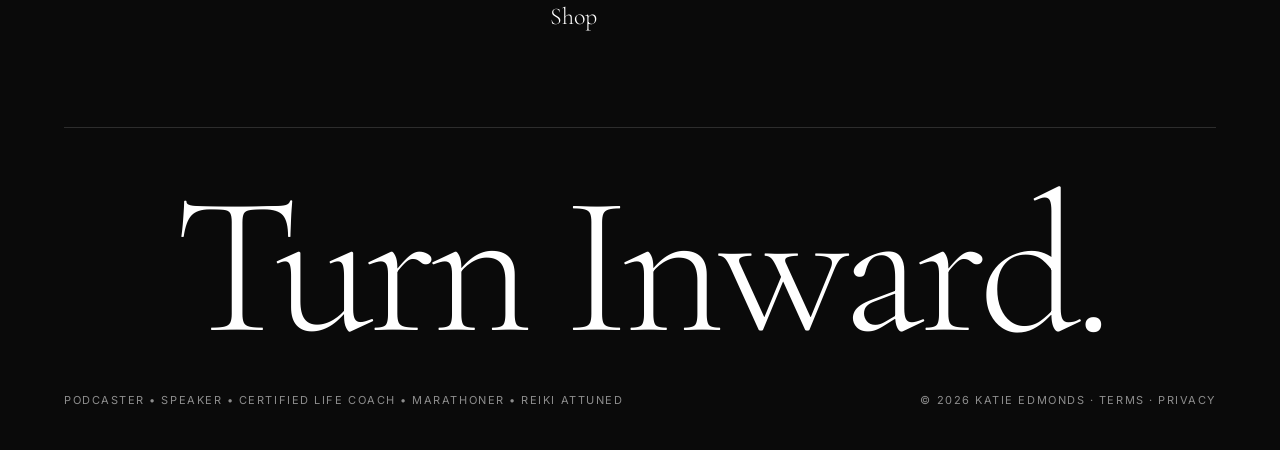
<file: shop.html>
<!doctype html>
<html lang="en" class="no-js">
<head>
<meta charset="utf-8">
<meta name="viewport" content="width=device-width,initial-scale=1,viewport-fit=cover">
<meta name="robots" content="noindex,nofollow">
<title>Shop — Katie Edmonds</title>
<meta name="description" content="Inward merchandise from Katie Edmonds. A small collection from the podcast.">
<meta name="theme-color" content="#0a0a0a">
<meta property="og:type" content="website">
<meta property="og:site_name" content="Katie Edmonds — Inward">
<meta property="og:title" content="Shop — Katie Edmonds">
<meta property="og:description" content="Inward merchandise from Katie Edmonds. A small collection from the podcast.">
<meta property="og:image" content="https://donovinmocke-maker.github.io/inward-preview/assets/img/og.jpg">
<meta property="og:image:width" content="1200"><meta property="og:image:height" content="630">
<meta name="twitter:card" content="summary_large_image">
<link rel="apple-touch-icon" href="assets/img/apple-touch-icon.png">
<link rel="preconnect" href="https://fonts.googleapis.com"><link rel="preconnect" href="https://fonts.gstatic.com" crossorigin>
<link href="https://fonts.googleapis.com/css2?family=Cormorant+Garamond:ital,wght@0,300;0,400;0,500;1,300;1,400&family=Inter:wght@300;400;500;600&display=swap" rel="stylesheet">
<link rel="stylesheet" href="assets/css/site.css">
<link rel="icon" href="data:image/svg+xml,%3Csvg xmlns='http://www.w3.org/2000/svg' viewBox='0 0 64 64'%3E%3Crect width='64' height='64' fill='%230a0a0a'/%3E%3Ctext x='32' y='45' font-family='Georgia' font-size='38' fill='white' text-anchor='middle'%3EI%3C/text%3E%3C/svg%3E">
<script src="assets/js/shop-config.js"></script>
</head>
<body data-hero="light">
<a class="skip" href="#main">Skip to content</a>
<header class="hdr"><div class="wrap">
<a class="logo" href="index.html" aria-label="Katie Edmonds — home">Katie Edmonds<small>Inward</small></a>
<nav class="nav" aria-label="Main"><a href="podcast.html">Podcast</a><a href="coaching.html">Coaching</a><a href="speaking.html">Speaking</a><a href="about.html">About</a><a href="journal.html">Journal</a><a href="shop.html" aria-current=page>Shop</a><a class="btn" href="coaching.html#enquire">Enquire</a></nav>
<button class="burger" aria-label="Menu" aria-expanded="false"><span></span><span></span></button>
</div></header>
<div class="mnav" aria-label="Mobile menu"><a href="index.html"><span>01</span>Home</a><a href="podcast.html"><span>02</span>Podcast</a><a href="coaching.html"><span>03</span>Coaching</a><a href="speaking.html"><span>04</span>Speaking</a><a href="about.html"><span>05</span>About</a><a href="journal.html"><span>06</span>Journal</a><a href="shop.html"><span>07</span>Shop</a><div class="mfoot"><a href="https://www.instagram.com/thekatieedmonds" target="_blank" rel="noopener">Instagram</a><a href="https://www.youtube.com/@Inwardwithkatieedmonds/videos" target="_blank" rel="noopener">YouTube</a></div></div>
<div class="ribbon" aria-hidden="true">Preview for Katie Edmonds</div>
<main id="main">

<section class="phero" id="shop-hero"><div class="wrap grid">
<div><p class="eyebrow muted rv">The shop</p><h1 id="shop-heading" class="rv d1" style="margin-top:26px">Inward <em>goods.</em></h1></div>
<div><p class="rv d2">A small collection carrying the wordmark. Quiet on purpose.</p></div>
</div></section>

<section class="sec tight" aria-label="Products">
<div class="wrap">
<p class="shop-banner" id="shop-banner"><span class="shop-banner-kicker">Example products. Preview only.</span><span class="shop-banner-more">These pieces, prices, and pictures are stand-ins. Checkout does not take payment until the shop is connected.</span></p>
<p class="shop-blocked-note" id="shop-blocked-note">A private Shopify token was pasted into the website. Remove it from assets/js/shop-config.js and paste only the public Storefront token. Nothing was sent, and no payment can be taken here. See SHOP-SETUP.md.</p>
<p class="shop-loading" id="shop-loading">Loading the shop…</p>
<div class="shop-tools" id="shop-tools">
<p class="eyebrow muted" id="shop-kicker">Example pieces</p>
<button class="btn" type="button" id="cart-open" aria-controls="cart-drawer" aria-expanded="false">Cart <span id="cart-count">0</span></button>
</div>
<div id="shop-view"></div>
<p id="shop-status" class="vh" role="status"></p>
<noscript><p class="shop-empty">The shop needs JavaScript to show products. Nothing is charged on this page. Example products. Preview only.</p></noscript>
</div></section>

<section class="sec dark letter on-dark" id="newsletter" aria-labelledby="nl-h">
<div class="wrap">
<p class="eyebrow rv" style="color:#9a9a9a">Join the Inward Collective</p>
<h2 id="nl-h" class="rv d1">A Little More <em>Inward.</em></h2>
<p class="rv d2">Thoughts, questions, podcast episodes, and reminders to come back to yourself — delivered straight to your inbox.</p>
<p class="quiet rv d2">No constant noise. Just something worth opening.</p>
<form class="nl-form rv d3" data-preview="Preview only — sign-up will connect to Katie’s email list at launch." aria-label="Newsletter sign-up">
<label for="nl-email" class="skip">Email address</label>
<input id="nl-email" type="email" placeholder="Your email address" autocomplete="email" required>
<button type="submit">Join →</button>
</form>
<p class="form-note">Preview — not connected yet.</p>
</div></section>
</main>
<footer class="ftr on-dark">
<div class="wrap">
<div class="ftr-top">
<div><h2>The Conversation<br><em>Continues Here.</em></h2>
<p>Come find me on Instagram and YouTube for conversations around self-trust, boundaries, emotional awareness, intentional living, running, and the beautifully messy work of being human.</p></div>
<div><h4>Explore</h4><ul><li><a href="index.html">Home</a></li><li><a href="podcast.html">Podcast</a></li><li><a href="coaching.html">Coaching</a></li><li><a href="speaking.html">Speaking</a></li><li><a href="about.html">About</a></li><li><a href="journal.html">Journal</a></li><li><a href="shop.html">Shop</a></li></ul></div>
<div><h4>Follow</h4><ul><li><a href="https://www.instagram.com/thekatieedmonds" target="_blank" rel="noopener">Instagram</a></li><li><a href="https://www.youtube.com/@Inwardwithkatieedmonds/videos" target="_blank" rel="noopener">YouTube</a></li><li><a href="https://open.spotify.com/show/5NAPFrZKIMuXlYtL2vvtdf" target="_blank" rel="noopener">Spotify</a></li></ul>
<h4 style="margin-top:40px">Enquiries</h4><ul><li><a href="coaching.html#enquire">Coaching</a></li><li><a href="speaking.html#book">Speaking</a></li></ul></div>
</div>
<div class="ftr-big" aria-hidden="true">Turn Inward.</div>
<div class="ftr-bot"><span>Podcaster • Speaker • Certified Life Coach • Marathoner • Reiki Attuned</span><span>© 2026 Katie Edmonds · Terms · Privacy</span></div>
</div></footer>

<div class="cart-drawer" id="cart-drawer" role="dialog" aria-modal="true" aria-hidden="true" aria-labelledby="cart-title" inert>
<div class="cart-backdrop" data-cart-close></div>
<div class="cart-panel">
<div class="cart-top">
<h2 id="cart-title" tabindex="-1">Cart</h2>
<button type="button" class="cart-close" data-cart-close>Close</button>
</div>
<div class="cart-lines" id="cart-lines"></div>
<div class="cart-foot">
<p class="cart-sub"><span>Subtotal</span> <strong id="cart-sub">—</strong></p>
<p class="cart-fine" id="cart-fine">Shipping and tax are added by Shopify at checkout, once the store is connected. This page never asks for a card.</p>
<button type="button" class="btn solid" id="checkout" disabled>Checkout</button>
<p class="checkout-note" id="checkout-note" role="status" tabindex="-1" hidden></p>
</div>
</div>
</div>

<script src="assets/js/site.js" defer></script>
<script src="assets/js/shop.js" defer></script>
</body>
</html>
</file>
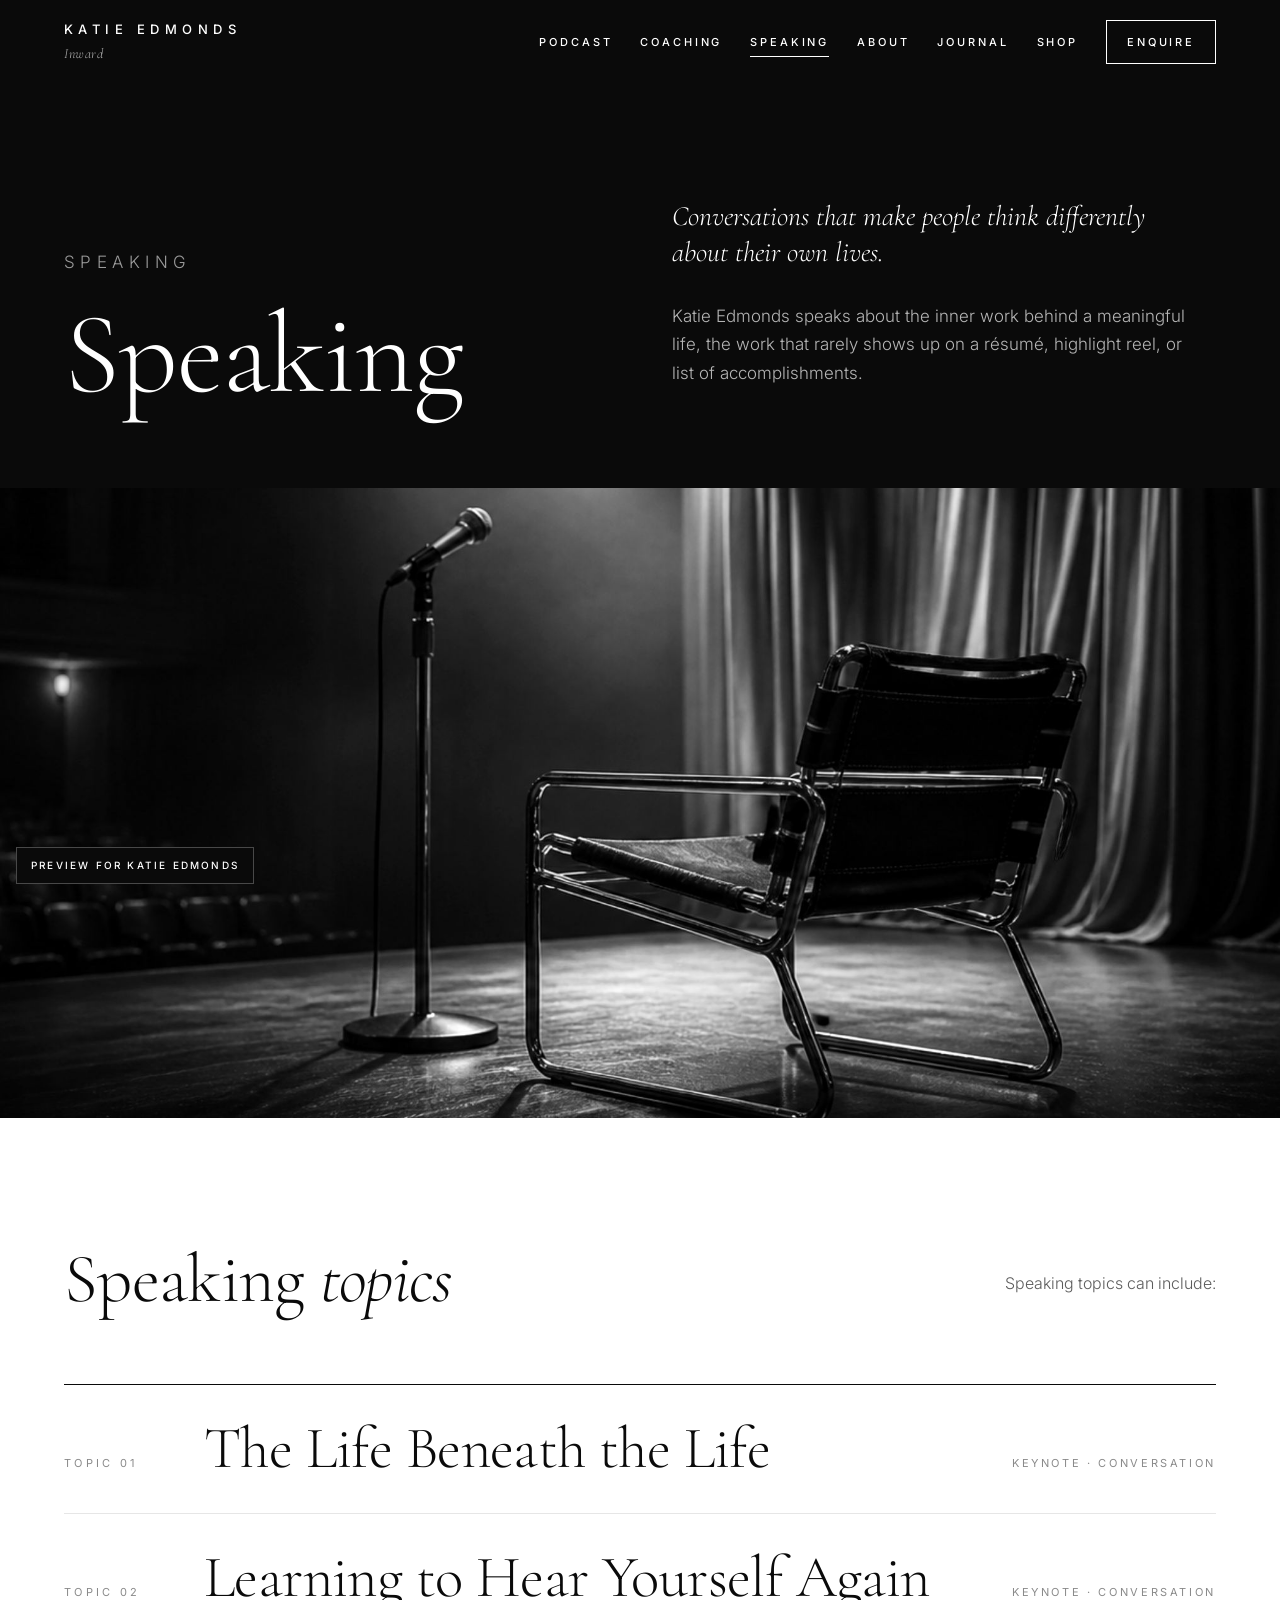
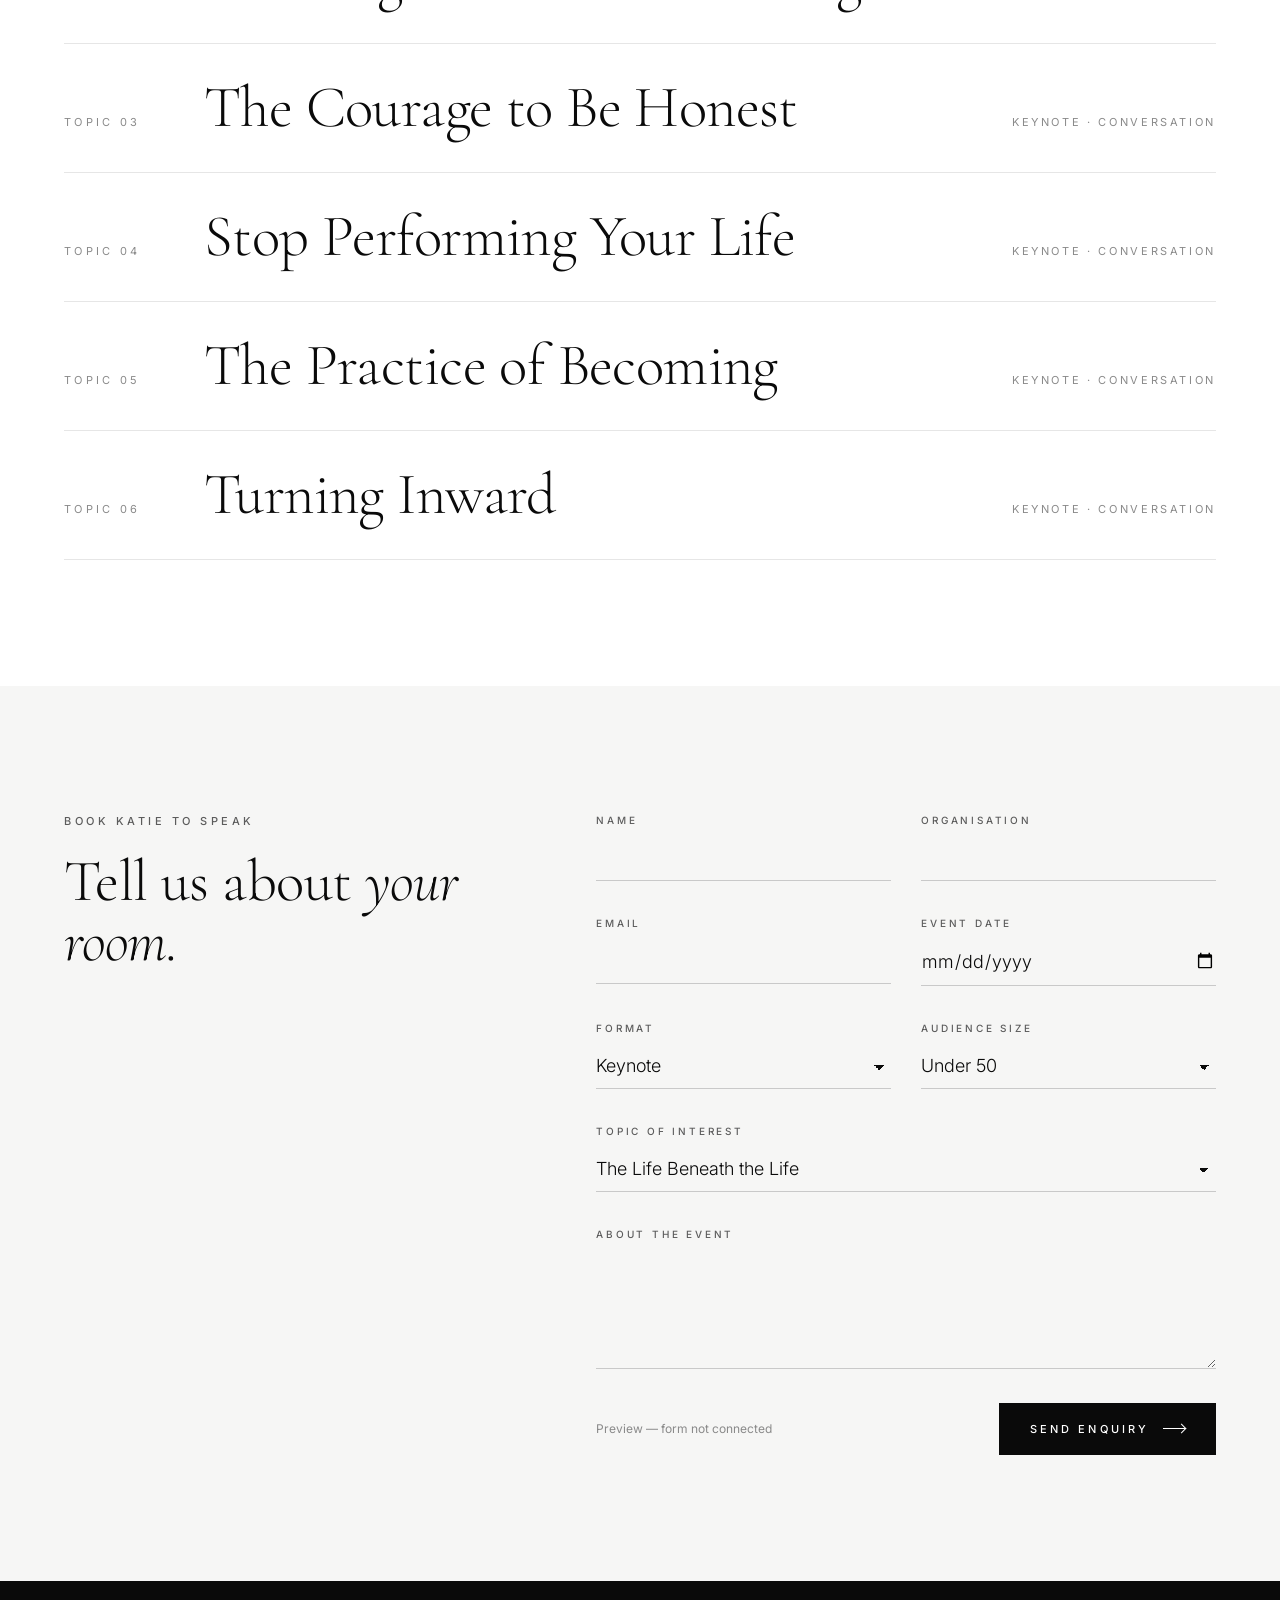
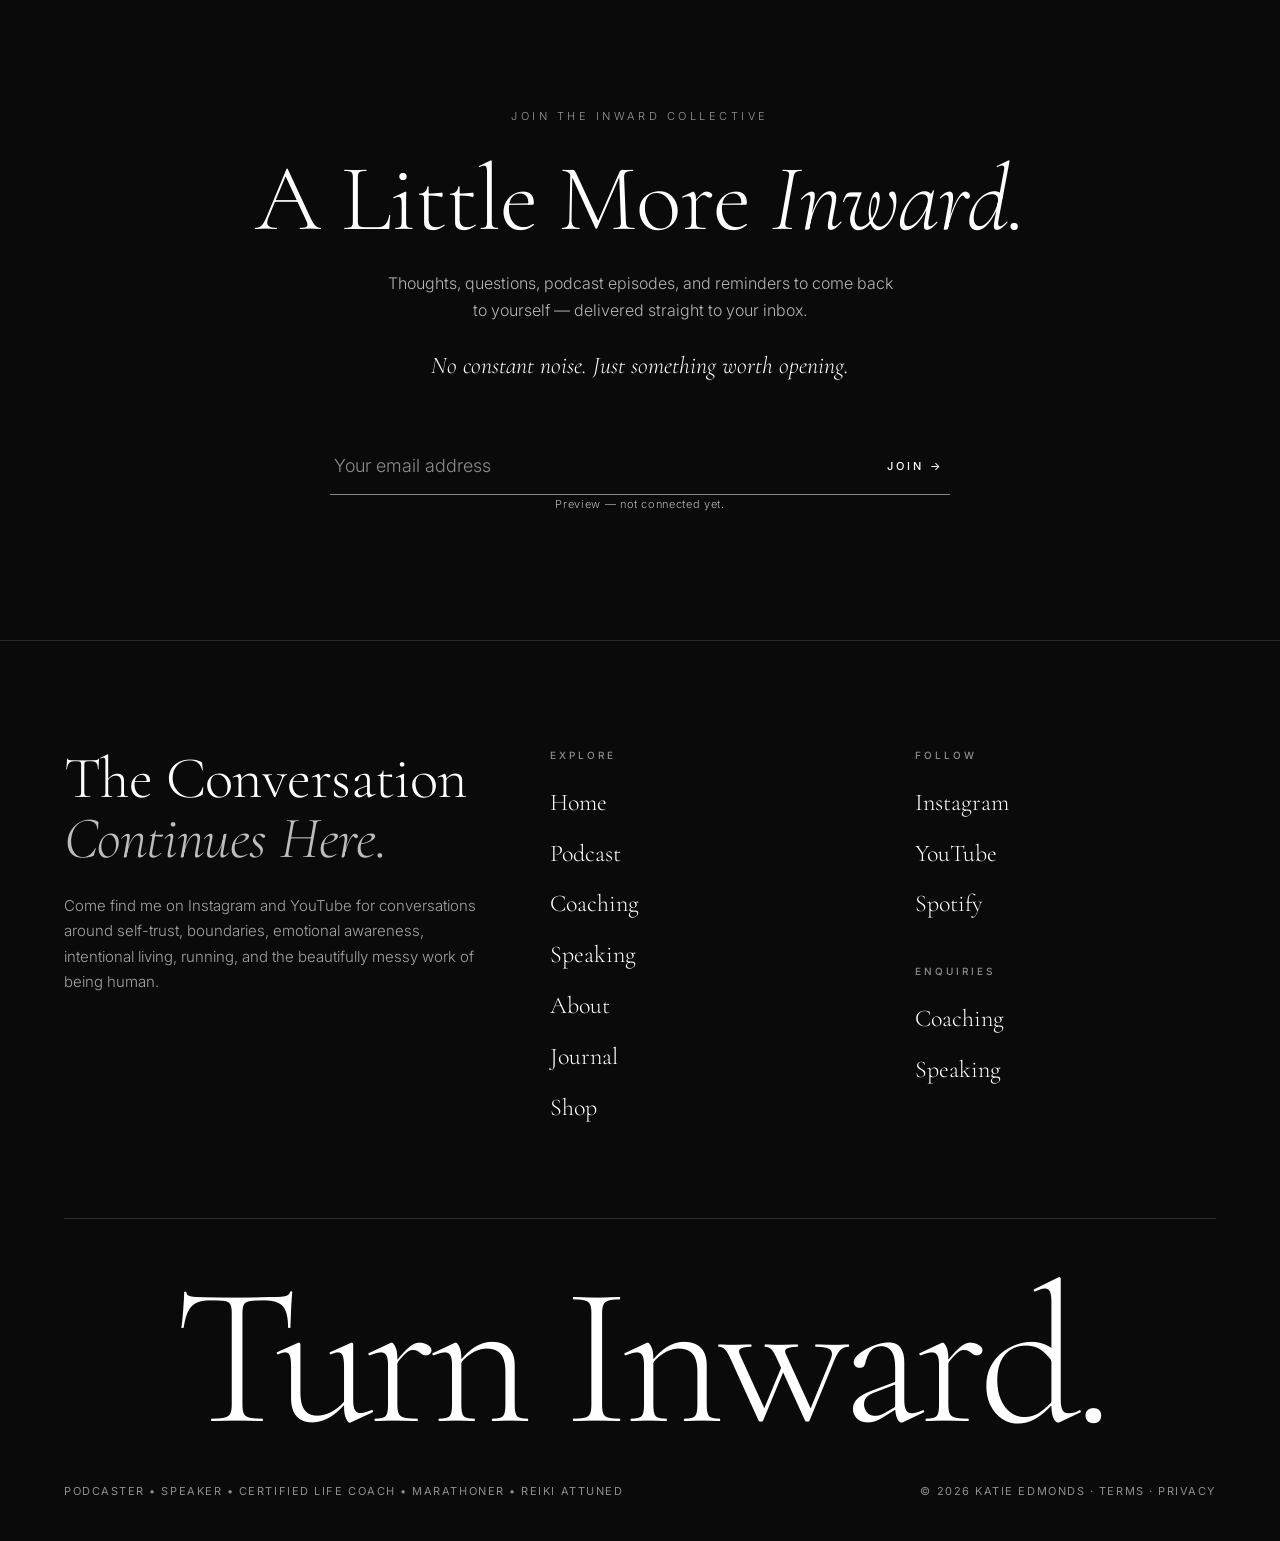
<file: speaking.html>
<!doctype html>
<html lang="en" class="no-js">
<head>
<meta charset="utf-8">
<meta name="viewport" content="width=device-width,initial-scale=1,viewport-fit=cover">
<meta name="robots" content="noindex,nofollow">
<title>Speaking — Katie Edmonds</title>
<meta name="description" content="Book Katie Edmonds to speak.">
<meta name="theme-color" content="#0a0a0a">
<meta property="og:type" content="website">
<meta property="og:site_name" content="Katie Edmonds — Inward">
<meta property="og:title" content="Speaking — Katie Edmonds">
<meta property="og:description" content="Book Katie Edmonds to speak.">
<meta property="og:image" content="https://donovinmocke-maker.github.io/inward-preview/assets/img/og.jpg">
<meta property="og:image:width" content="1200"><meta property="og:image:height" content="630">
<meta name="twitter:card" content="summary_large_image">
<link rel="apple-touch-icon" href="assets/img/apple-touch-icon.png">
<link rel="preconnect" href="https://fonts.googleapis.com"><link rel="preconnect" href="https://fonts.gstatic.com" crossorigin>
<link href="https://fonts.googleapis.com/css2?family=Cormorant+Garamond:ital,wght@0,300;0,400;0,500;1,300;1,400&family=Inter:wght@300;400;500;600&display=swap" rel="stylesheet">
<link rel="stylesheet" href="assets/css/site.css">
<link rel="icon" href="data:image/svg+xml,%3Csvg xmlns='http://www.w3.org/2000/svg' viewBox='0 0 64 64'%3E%3Crect width='64' height='64' fill='%230a0a0a'/%3E%3Ctext x='32' y='45' font-family='Georgia' font-size='38' fill='white' text-anchor='middle'%3EI%3C/text%3E%3C/svg%3E">
</head>
<body data-hero="dark">
<a class="skip" href="#main">Skip to content</a>
<header class="hdr"><div class="wrap">
<a class="logo" href="index.html" aria-label="Katie Edmonds — home">Katie Edmonds<small>Inward</small></a>
<nav class="nav" aria-label="Main"><a href="podcast.html">Podcast</a><a href="coaching.html">Coaching</a><a href="speaking.html" aria-current=page>Speaking</a><a href="about.html">About</a><a href="journal.html">Journal</a><a href="shop.html">Shop</a><a class="btn" href="coaching.html#enquire">Enquire</a></nav>
<button class="burger" aria-label="Menu" aria-expanded="false"><span></span><span></span></button>
</div></header>
<div class="mnav" aria-label="Mobile menu"><a href="index.html"><span>01</span>Home</a><a href="podcast.html"><span>02</span>Podcast</a><a href="coaching.html"><span>03</span>Coaching</a><a href="speaking.html"><span>04</span>Speaking</a><a href="about.html"><span>05</span>About</a><a href="journal.html"><span>06</span>Journal</a><a href="shop.html"><span>07</span>Shop</a><div class="mfoot"><a href="https://www.instagram.com/thekatieedmonds" target="_blank" rel="noopener">Instagram</a><a href="https://www.youtube.com/@Inwardwithkatieedmonds/videos" target="_blank" rel="noopener">YouTube</a></div></div>
<div class="ribbon" aria-hidden="true">Preview for Katie Edmonds</div>
<main id="main">

<section class="phero dark on-dark" style="padding-bottom:0"><div class="wrap grid" style="padding-bottom:clamp(60px,9vh,110px)">
<div><p class="eyebrow rv" style="color:#9a9a9a">Speaking</p><h1 class="rv d1" style="margin-top:26px">Speaking</h1></div>
<div><p class="rv d2" style="font-family:var(--serif);font-size:28px;color:#fff;font-style:italic;line-height:1.3">Conversations that make people think differently about their own lives.</p>
<p class="rv d2" style="margin-top:20px">Katie Edmonds speaks about the inner work behind a meaningful life, the work that rarely shows up on a résumé, highlight reel, or list of accomplishments.</p></div>
</div>
<div class="img-rv" style="height:min(70vh,640px);overflow:hidden"><img src="assets/img/stage.jpg" alt="An empty stage with a chair and a microphone" style="width:100%;height:100%;object-fit:cover" loading="lazy"></div>
</section>

<section class="sec" aria-labelledby="topics-h"><div class="wrap">
<div class="sec-head"><h2 id="topics-h" class="rv">Speaking <em>topics</em></h2><p class="muted rv" style="max-width:360px;font-weight:300">Speaking topics can include:</p></div>
<div class="topics"><div class="topic rv"><span class="n">TOPIC 01</span><h3>The Life Beneath the Life</h3><span class="k">Keynote · Conversation</span></div><div class="topic rv"><span class="n">TOPIC 02</span><h3>Learning to Hear Yourself Again</h3><span class="k">Keynote · Conversation</span></div><div class="topic rv"><span class="n">TOPIC 03</span><h3>The Courage to Be Honest</h3><span class="k">Keynote · Conversation</span></div><div class="topic rv"><span class="n">TOPIC 04</span><h3>Stop Performing Your Life</h3><span class="k">Keynote · Conversation</span></div><div class="topic rv"><span class="n">TOPIC 05</span><h3>The Practice of Becoming</h3><span class="k">Keynote · Conversation</span></div><div class="topic rv"><span class="n">TOPIC 06</span><h3>Turning Inward</h3><span class="k">Keynote · Conversation</span></div></div>
</div></section>

<section class="sec soft" id="book" aria-labelledby="book-h"><div class="wrap form-wrap">
<div><p class="eyebrow muted rv">Book Katie to speak</p><h2 id="book-h" class="rv d1" style="margin-top:22px">Tell us about <em>your room.</em></h2>
<p class="rv d2 muted" style="margin-top:28px;font-weight:300;max-width:400px">Share the date, the audience and what you hope people leave with. You’ll hear back personally.</p></div>
<form class="form rv d2" data-preview="Preview only — the speaking enquiry form isn’t connected yet. Nothing was sent.">
<div class="f"><label for="s-name">Name</label><input id="s-name" autocomplete="name"></div>
<div class="f"><label for="s-org">Organisation</label><input id="s-org" autocomplete="organization"></div>
<div class="f"><label for="s-email">Email</label><input id="s-email" type="email" autocomplete="email"></div>
<div class="f"><label for="s-date">Event date</label><input id="s-date" type="date"></div>
<div class="f"><label for="s-type">Format</label><select id="s-type"><option>Keynote</option><option>Fireside conversation</option><option>Workshop</option><option>Podcast or panel</option></select></div>
<div class="f"><label for="s-size">Audience size</label><select id="s-size"><option>Under 50</option><option>50–200</option><option>200–1,000</option><option>1,000+</option></select></div>
<div class="f full"><label for="s-topic">Topic of interest</label><select id="s-topic"><option>The Life Beneath the Life</option><option>Learning to Hear Yourself Again</option><option>The Courage to Be Honest</option><option>Stop Performing Your Life</option><option>The Practice of Becoming</option><option>Turning Inward</option><option>Something bespoke</option></select></div>
<div class="f full"><label for="s-msg">About the event</label><textarea id="s-msg"></textarea></div>
<div class="note"><span>Preview — form not connected</span><button class="btn solid" type="submit">Send enquiry <span class="arr" aria-hidden="true"></span></button></div>
</form></div></section>
<section class="sec dark letter on-dark" id="newsletter" aria-labelledby="nl-h">
<div class="wrap">
<p class="eyebrow rv" style="color:#9a9a9a">Join the Inward Collective</p>
<h2 id="nl-h" class="rv d1">A Little More <em>Inward.</em></h2>
<p class="rv d2">Thoughts, questions, podcast episodes, and reminders to come back to yourself — delivered straight to your inbox.</p>
<p class="quiet rv d2">No constant noise. Just something worth opening.</p>
<form class="nl-form rv d3" data-preview="Preview only — sign-up will connect to Katie’s email list at launch." aria-label="Newsletter sign-up">
<label for="nl-email" class="skip">Email address</label>
<input id="nl-email" type="email" placeholder="Your email address" autocomplete="email" required>
<button type="submit">Join →</button>
</form>
<p class="form-note">Preview — not connected yet.</p>
</div></section>
</main>
<footer class="ftr on-dark">
<div class="wrap">
<div class="ftr-top">
<div><h2>The Conversation<br><em>Continues Here.</em></h2>
<p>Come find me on Instagram and YouTube for conversations around self-trust, boundaries, emotional awareness, intentional living, running, and the beautifully messy work of being human.</p></div>
<div><h4>Explore</h4><ul><li><a href="index.html">Home</a></li><li><a href="podcast.html">Podcast</a></li><li><a href="coaching.html">Coaching</a></li><li><a href="speaking.html">Speaking</a></li><li><a href="about.html">About</a></li><li><a href="journal.html">Journal</a></li><li><a href="shop.html">Shop</a></li></ul></div>
<div><h4>Follow</h4><ul><li><a href="https://www.instagram.com/thekatieedmonds" target="_blank" rel="noopener">Instagram</a></li><li><a href="https://www.youtube.com/@Inwardwithkatieedmonds/videos" target="_blank" rel="noopener">YouTube</a></li><li><a href="https://open.spotify.com/show/5NAPFrZKIMuXlYtL2vvtdf" target="_blank" rel="noopener">Spotify</a></li></ul>
<h4 style="margin-top:40px">Enquiries</h4><ul><li><a href="coaching.html#enquire">Coaching</a></li><li><a href="speaking.html#book">Speaking</a></li></ul></div>
</div>
<div class="ftr-big" aria-hidden="true">Turn Inward.</div>
<div class="ftr-bot"><span>Podcaster • Speaker • Certified Life Coach • Marathoner • Reiki Attuned</span><span>© 2026 Katie Edmonds · Terms · Privacy</span></div>
</div></footer>
<script src="assets/js/site.js" defer></script>
</body></html>
</file>
<file: assets/css/site.css>
/* Inward — Katie Edmonds · preview site. Strictly monochrome. */
:root{
  --ink:#0a0a0a; --ink-2:#1a1a1a; --paper:#ffffff; --paper-2:#f6f6f5;
  --g1:#e6e6e6; --g2:#c9c9c9; --g3:#8a8a8a; --g4:#5c5c5c;
  --serif:"Cormorant Garamond","Cormorant",Georgia,"Times New Roman",serif;
  --sans:"Inter",system-ui,-apple-system,"Segoe UI",Roboto,sans-serif;
  --pad:clamp(20px,5vw,72px); --max:1320px;
  --ease:cubic-bezier(.2,.7,.1,1);
}
*,*::before,*::after{box-sizing:border-box}
html{-webkit-text-size-adjust:100%;scroll-behavior:smooth}
body{margin:0;background:var(--paper);color:var(--ink);font-family:var(--sans);font-weight:400;font-size:16px;line-height:1.7;-webkit-font-smoothing:antialiased;text-rendering:optimizeLegibility}
img{display:block;max-width:100%;height:auto}
a{color:inherit;text-decoration:none}
::selection{background:var(--ink);color:var(--paper)}
:focus-visible{outline:1px solid currentColor;outline-offset:4px}
.skip{position:absolute;left:-999px;top:0;background:var(--ink);color:#fff;padding:10px 16px;z-index:999}
.skip:focus{left:12px;top:12px}
.wrap{max-width:var(--max);margin:0 auto;padding:0 var(--pad)}
.eyebrow{font-family:var(--sans);font-size:11px;letter-spacing:.32em;text-transform:uppercase;font-weight:500}
.muted{color:var(--g4)}
.serif{font-family:var(--serif)}
h1,h2,h3,.display{font-family:var(--serif);font-weight:300;letter-spacing:-.01em;line-height:1.02;margin:0}
h1 em,h2 em,h3 em,.display em{font-style:italic;font-weight:300}
p{margin:0 0 1.1em}
.rule{height:1px;background:currentColor;opacity:.18;border:0;margin:0}

/* Buttons */
.btn{display:inline-flex;align-items:center;gap:14px;font-size:11px;letter-spacing:.28em;text-transform:uppercase;font-weight:500;padding:18px 30px;border:1px solid currentColor;transition:background .5s var(--ease),color .5s var(--ease);cursor:pointer;background:transparent;color:inherit;font-family:var(--sans);white-space:nowrap}
.btn:hover{background:var(--ink);color:var(--paper);border-color:var(--ink)}
.on-dark .btn:hover,.btn.light:hover{background:var(--paper);color:var(--ink);border-color:var(--paper)}
.btn.solid{background:var(--ink);color:var(--paper);border-color:var(--ink)}
.btn.solid:hover{background:transparent;color:var(--ink)}
.on-dark .btn.solid{background:var(--paper);color:var(--ink);border-color:var(--paper)}
.on-dark .btn.solid:hover{background:transparent;color:var(--paper)}
.btn .arr{width:22px;height:1px;background:currentColor;position:relative;transition:width .5s var(--ease)}
.btn .arr::after{content:"";position:absolute;right:0;top:-3px;width:7px;height:7px;border-top:1px solid currentColor;border-right:1px solid currentColor;transform:rotate(45deg)}
.btn:hover .arr{width:34px}
.link{font-size:11px;letter-spacing:.28em;text-transform:uppercase;font-weight:500;border-bottom:1px solid currentColor;padding-bottom:6px;display:inline-block}
.btns{display:flex;flex-wrap:wrap;gap:14px}

/* Header */
.hdr{position:fixed;inset:0 0 auto 0;z-index:50;color:var(--paper);transition:background .6s var(--ease),color .6s var(--ease),border-color .6s;border-bottom:1px solid transparent}
.hdr.solid,.hdr.light-page{background:rgba(255,255,255,.92);-webkit-backdrop-filter:blur(14px);backdrop-filter:blur(14px);color:var(--ink);border-bottom-color:var(--g1)}
.hdr .wrap{display:flex;align-items:center;justify-content:space-between;height:84px;max-width:none}
.logo{font-family:var(--sans);font-size:13px;letter-spacing:.42em;font-weight:500;text-transform:uppercase;white-space:nowrap}
.logo small{display:block;font-family:var(--serif);font-style:italic;letter-spacing:.04em;text-transform:none;font-size:14px;font-weight:300;opacity:.7;margin-top:2px}
.nav{display:flex;gap:28px;align-items:center}
.nav a{font-size:11px;letter-spacing:.26em;text-transform:uppercase;font-weight:500;position:relative;padding:6px 0}
.nav a::after{content:"";position:absolute;left:0;bottom:0;height:1px;width:100%;background:currentColor;transform:scaleX(0);transform-origin:right;transition:transform .5s var(--ease)}
.nav a:hover::after,.nav a[aria-current=page]::after{transform:scaleX(1);transform-origin:left}
.nav .btn{padding:12px 20px}
.burger{display:none;background:none;border:0;color:inherit;width:44px;height:44px;cursor:pointer;position:relative}
.burger span{position:absolute;left:10px;right:10px;height:1px;background:currentColor;transition:transform .4s var(--ease),top .4s}
.burger span:nth-child(1){top:18px}.burger span:nth-child(2){top:26px}
.menu-open .burger span:nth-child(1){top:22px;transform:rotate(45deg)}
.menu-open .burger span:nth-child(2){top:22px;transform:rotate(-45deg)}
.mnav{position:fixed;inset:0;background:var(--ink);color:var(--paper);z-index:45;display:flex;flex-direction:column;justify-content:center;justify-content:safe center;padding:100px var(--pad) 40px;opacity:0;visibility:hidden;transition:opacity .5s var(--ease),visibility .5s;overflow:auto}
.menu-open .mnav{opacity:1;visibility:visible}
.menu-open .hdr{background:transparent;color:var(--paper);border-color:transparent;-webkit-backdrop-filter:none;backdrop-filter:none}
.mnav a{font-family:var(--serif);font-size:44px;font-weight:300;line-height:1.25;display:flex;gap:18px;align-items:baseline}
.mnav a span{font-family:var(--sans);font-size:11px;letter-spacing:.2em;opacity:.5}
.mnav .mfoot{margin-top:48px;display:flex;flex-wrap:wrap;gap:28px;font-size:11px;letter-spacing:.26em;text-transform:uppercase;opacity:.7}
.mnav .mfoot a{font-family:var(--sans);font-size:11px;font-weight:500;letter-spacing:.26em;line-height:1.4;display:inline-flex}

/* Preview ribbon */
.ribbon{position:fixed;left:16px;bottom:16px;z-index:60;background:var(--ink);color:#fff;font-size:10px;letter-spacing:.22em;text-transform:uppercase;padding:9px 14px;border:1px solid rgba(255,255,255,.25);font-weight:500;pointer-events:none}

/* Hero */
.hero{position:relative;min-height:100vh;min-height:100svh;background:var(--ink);color:var(--paper);display:grid;grid-template-columns:1.05fr 1fr;overflow:hidden}
.hero-copy{position:relative;z-index:2;display:flex;flex-direction:column;justify-content:flex-end;padding:140px var(--pad) clamp(56px,9vh,110px)}
.hero h1{font-size:clamp(52px,7.4vw,124px);line-height:.95;margin:28px 0 34px}
.hero h1 em{display:block;color:#d9d9d9}
.hero .lede{max-width:470px;font-size:16px;color:#bdbdbd;font-weight:300;margin-bottom:40px}
.hero-img{position:relative}
.hero-img img{position:absolute;inset:0;width:100%;height:100%;object-fit:cover;object-position:60% 20%;transform:scale(1.06);animation:heroZoom 2.8s var(--ease) forwards}
.hero-img::before{content:"";position:absolute;inset:0;z-index:1;background:linear-gradient(90deg,var(--ink) 0%,rgba(10,10,10,0) 38%)}
@keyframes heroZoom{to{transform:scale(1)}}
.hero-meta{position:absolute;right:var(--pad);bottom:40px;z-index:2;font-size:10px;letter-spacing:.3em;text-transform:uppercase;color:#bdbdbd;writing-mode:vertical-rl;transform:rotate(180deg)}
.scroll-cue{display:flex;align-items:center;gap:16px;font-size:10px;letter-spacing:.3em;text-transform:uppercase;color:#9a9a9a}
.scroll-cue i{width:60px;height:1px;background:#555;position:relative;overflow:hidden}
.scroll-cue i::after{content:"";position:absolute;inset:0;background:#fff;transform:translateX(-100%);animation:cue 2.6s var(--ease) infinite}
@keyframes cue{60%,100%{transform:translateX(100%)}}

/* Page hero (inner pages) */
.phero{padding:clamp(150px,22vh,220px) 0 clamp(60px,9vh,110px);border-bottom:1px solid var(--g1)}
.phero .grid{display:grid;grid-template-columns:1fr 1fr;gap:var(--pad);align-items:end}
.phero h1{font-size:clamp(56px,9vw,150px);line-height:.9}
.phero p{max-width:520px;color:var(--g4);font-size:17px;font-weight:300}
.phero.dark{background:var(--ink);color:var(--paper);border:0}
.phero.dark p{color:#b5b5b5}

/* Sections */
section{position:relative}
.sec{padding:clamp(90px,14vh,170px) 0}
.sec.tight{padding:clamp(60px,9vh,110px) 0}
.dark{background:var(--ink);color:var(--paper)}
.dark .muted{color:#a3a3a3}
.soft{background:var(--paper-2)}
.statement{max-width:1040px;margin:0 auto;text-align:center}
.statement p.big{font-family:var(--serif);font-size:clamp(28px,3.4vw,50px);line-height:1.22;font-weight:300}
.statement p.big em{font-style:italic}
.statement .small{max-width:600px;margin:36px auto 0;color:var(--g4);font-weight:300}
.split{display:grid;grid-template-columns:5fr 6fr;gap:clamp(40px,7vw,120px);align-items:start}
.split h2{font-size:clamp(40px,5vw,78px)}
.body-lg{font-size:18px;font-weight:300;line-height:1.75}
.body-lg p{margin-bottom:1.2em}
.pull{font-family:var(--serif);font-style:italic;font-size:clamp(24px,2.4vw,34px);line-height:1.3;font-weight:300;border-left:1px solid currentColor;padding-left:28px;margin:44px 0}
.label-row{display:flex;align-items:center;gap:20px;margin-bottom:44px}
.label-row .rule{flex:1}

/* Podcast feature */
.pod{display:grid;grid-template-columns:1fr 1fr;min-height:90vh}
.pod-img{position:relative;overflow:hidden}
.pod-img img{position:absolute;inset:0;width:100%;height:100%;object-fit:cover}
.pod-copy{padding:clamp(70px,12vh,140px) var(--pad);display:flex;flex-direction:column;justify-content:center}
.wordmark{font-family:var(--serif);font-weight:300;font-size:clamp(84px,12vw,200px);line-height:.82;letter-spacing:-.03em;margin:22px 0 36px}
.pod-copy p{color:#bdbdbd;font-weight:300;max-width:520px}
.pod-copy .first{font-family:var(--serif);font-size:26px;line-height:1.35;color:#fff;font-style:italic}
.tags{display:flex;flex-wrap:wrap;gap:10px;margin:30px 0 40px}
.tag{font-size:10px;letter-spacing:.22em;text-transform:uppercase;border:1px solid rgba(127,127,127,.45);padding:8px 14px;border-radius:999px}

/* Marquee */
.deeper{overflow:hidden}
.deeper h2{font-size:clamp(46px,7vw,120px);text-align:center}
.marquee{display:flex;overflow:hidden;border-top:1px solid var(--g1);border-bottom:1px solid var(--g1);margin:70px 0;user-select:none}
.marquee .track{display:flex;gap:60px;padding:28px 30px;flex-shrink:0;animation:mq 46s linear infinite;align-items:center}
.marquee span{font-family:var(--serif);font-size:clamp(30px,3.6vw,54px);font-weight:300;white-space:nowrap;color:var(--g2);text-decoration:line-through;text-decoration-thickness:1px}
.marquee b{width:6px;height:6px;border-radius:50%;background:var(--g2);flex-shrink:0}
@keyframes mq{to{transform:translateX(-100%)}}
.inner-list{display:flex;flex-wrap:wrap;justify-content:center;gap:12px 40px;margin:40px 0 0}
.inner-list span{font-family:var(--serif);font-size:clamp(24px,2.6vw,38px);font-style:italic;font-weight:300}

/* Philosophy */
.phil-grid{display:grid;grid-template-columns:repeat(4,1fr);border-top:1px solid rgba(255,255,255,.2)}
.phil{padding:44px 34px 10px 0;border-right:1px solid rgba(255,255,255,.14);margin-right:34px}
.phil:last-child{border-right:0;margin-right:0}
.phil .num{font-family:var(--serif);font-size:96px;line-height:1;font-weight:300;color:transparent;-webkit-text-stroke:1px rgba(255,255,255,.55)}
.phil h3{font-size:36px;margin:22px 0 18px}
.phil p{color:#a8a8a8;font-size:14.5px;font-weight:300}
.sec-head{display:flex;justify-content:space-between;align-items:end;gap:40px;margin-bottom:70px;flex-wrap:wrap}
.sec-head h2{font-size:clamp(42px,5.4vw,88px)}

/* Offer cards */
.offers{display:grid;grid-template-columns:1fr 1fr;gap:clamp(24px,3vw,48px)}
.offer{display:block;position:relative}
.offer .ph{aspect-ratio:4/5;overflow:hidden;background:var(--g1)}
.offer .ph img{width:100%;height:100%;object-fit:cover;transition:transform 1.6s var(--ease)}
.offer:hover .ph img{transform:scale(1.04)}
.offer .meta{display:flex;justify-content:space-between;align-items:baseline;padding:28px 0 12px;border-bottom:1px solid var(--g1);gap:20px}
.offer h3{font-size:clamp(34px,3.4vw,52px)}
.offer p{color:var(--g4);font-weight:300;margin-top:18px;max-width:520px}

/* About teaser */
.about{display:grid;grid-template-columns:5fr 6fr;gap:clamp(40px,7vw,120px);align-items:center}
.about .ph{aspect-ratio:4/5;overflow:hidden}
.about .ph img{width:100%;height:100%;object-fit:cover;object-position:50% 20%}
.about h2{font-size:clamp(38px,4.4vw,70px);margin:26px 0 34px}

/* Journal */
.posts{display:grid;grid-template-columns:repeat(3,1fr);gap:clamp(20px,2.4vw,40px)}
.post{border-top:1px solid var(--ink);padding-top:22px}
.post .ph{aspect-ratio:4/3;overflow:hidden;margin:20px 0 22px;background:var(--paper-2)}
.post .ph img{width:100%;height:100%;object-fit:cover}
.post h3{font-size:30px;line-height:1.1;margin-bottom:12px}
.post p{color:var(--g4);font-size:14.5px;font-weight:300}
.ph-box{display:flex;align-items:center;justify-content:center;font-size:10px;letter-spacing:.24em;text-transform:uppercase;color:var(--g3);border:1px dashed var(--g2)}
.chip{display:inline-block;font-size:9.5px;letter-spacing:.22em;text-transform:uppercase;border:1px solid currentColor;padding:4px 9px;opacity:.65;vertical-align:middle;font-weight:500;font-family:var(--sans)}

/* Newsletter */
.letter{text-align:center}
.letter h2{font-size:clamp(52px,7.4vw,124px);margin:26px 0 22px}
.letter p{color:#b5b5b5;font-weight:300;max-width:520px;margin:0 auto}
.letter .quiet{font-family:var(--serif);font-style:italic;font-size:24px;color:#fff;margin:22px auto 50px}
.nl-form{display:flex;max-width:620px;margin:0 auto;border-bottom:1px solid rgba(255,255,255,.5)}
.nl-form input{flex:1;background:transparent;border:0;color:#fff;font:300 18px var(--sans);padding:18px 4px;min-width:0}
.nl-form input::placeholder{color:#8d8d8d}
.nl-form input:focus{outline:none}
.nl-form button{background:none;border:0;color:#fff;font:500 11px var(--sans);letter-spacing:.28em;text-transform:uppercase;cursor:pointer;padding:0 6px;white-space:nowrap}
.form-note{font-size:11px;letter-spacing:.06em;color:#8d8d8d;margin-top:16px}

/* Footer */
.ftr{background:var(--ink);color:var(--paper);padding:clamp(80px,12vh,140px) 0 40px;border-top:1px solid rgba(255,255,255,.12)}
.ftr-top{display:grid;grid-template-columns:1.4fr 1fr 1fr;gap:var(--pad);padding-bottom:80px}
.ftr h2{font-size:clamp(40px,4.6vw,72px)}
.ftr h2 em{color:#bdbdbd}
.ftr p{color:#a3a3a3;font-weight:300;max-width:440px;margin-top:24px;font-size:15px}
.ftr h4{font:500 10px var(--sans);letter-spacing:.3em;text-transform:uppercase;color:#8d8d8d;margin:0 0 22px}
.ftr ul{list-style:none;padding:0;margin:0}
.ftr li{margin-bottom:10px}
.ftr li a{font-family:var(--serif);font-size:24px;font-weight:300;transition:opacity .3s}
.ftr li a:hover{opacity:.6}
.ftr-big{font-family:var(--serif);font-weight:300;font-size:clamp(64px,15.5vw,250px);line-height:.8;letter-spacing:-.035em;text-align:center;border-top:1px solid rgba(255,255,255,.14);padding-top:60px;white-space:nowrap;overflow:hidden}
.ftr-bot{display:flex;justify-content:space-between;gap:20px;flex-wrap:wrap;font-size:11px;letter-spacing:.14em;color:#8d8d8d;padding-top:44px;text-transform:uppercase}

/* Lists: episodes, topics */
.ep{display:grid;grid-template-columns:90px 1fr auto auto;gap:30px;align-items:center;padding:30px 0;border-bottom:1px solid var(--g1);transition:padding .5s var(--ease)}
.ep:first-child{border-top:1px solid var(--ink)}
.ep:hover{padding-left:12px}
.ep .n{font-family:var(--serif);font-size:44px;font-weight:300;color:var(--g3)}
.ep h3{font-size:clamp(26px,2.6vw,38px)}
.ep .d{font-size:12px;letter-spacing:.14em;text-transform:uppercase;color:var(--g3)}
.play{width:56px;height:56px;border-radius:50%;border:1px solid var(--ink);display:grid;place-items:center;transition:background .4s;background:none;cursor:pointer;color:var(--ink)}
.play:hover{background:var(--ink);color:#fff}
.play svg{width:14px;height:14px;margin-left:3px}
.feature-ep{display:grid;grid-template-columns:1fr 1fr;gap:0;background:var(--ink);color:#fff}
.feature-ep .ph{min-height:460px;position:relative}
.feature-ep .ph img{position:absolute;inset:0;width:100%;height:100%;object-fit:cover}
.feature-ep .tx{padding:clamp(40px,6vw,80px);display:flex;flex-direction:column;justify-content:center}
.feature-ep h3{font-size:clamp(36px,4vw,60px);margin:22px 0 22px}
.feature-ep p{color:#b5b5b5;font-weight:300}
.wave{display:flex;gap:3px;align-items:center;height:44px;margin:24px 0 30px}
.wave i{flex:1;background:#fff;opacity:.55;border-radius:1px}
.platforms{display:grid;grid-template-columns:repeat(3,1fr);border-top:1px solid var(--g1)}
.platforms a{padding:34px 0;border-bottom:1px solid var(--g1);display:flex;justify-content:space-between;align-items:center;font-family:var(--serif);font-size:30px;font-weight:300;padding-right:30px}
.platforms a+a{padding-left:30px;border-left:1px solid var(--g1)}
.topic{display:grid;grid-template-columns:110px 1fr auto;gap:30px;align-items:baseline;padding:34px 0;border-bottom:1px solid var(--g1);position:relative}
.topic:first-child{border-top:1px solid var(--ink)}
.topic .n{font-size:11px;letter-spacing:.3em;color:var(--g3)}
.topic h3{font-size:clamp(34px,4.6vw,72px);transition:transform .6s var(--ease)}
.topic:hover h3{transform:translateX(16px);font-style:italic}
.topic .k{font-size:11px;letter-spacing:.24em;text-transform:uppercase;color:var(--g3)}

/* Steps */
.steps{display:grid;grid-template-columns:repeat(3,1fr);border-top:1px solid var(--ink)}
.step{padding:40px 36px 30px 0}
.step+.step{padding-left:36px;border-left:1px solid var(--g1)}
.step .n{font-family:var(--serif);font-size:68px;line-height:1;font-weight:300}
.step h3{font-size:32px;margin:20px 0 14px}
.step p{color:var(--g4);font-weight:300;font-size:15px}

/* Forms */
.form-wrap{display:grid;grid-template-columns:5fr 7fr;gap:clamp(40px,7vw,120px)}
.form-wrap h2{font-size:clamp(40px,4.6vw,74px)}
.form{display:grid;grid-template-columns:1fr 1fr;gap:34px 30px}
.f{display:flex;flex-direction:column;gap:6px}
.f.full{grid-column:1/-1}
.f label{font-size:10px;letter-spacing:.28em;text-transform:uppercase;font-weight:500;color:var(--g4)}
.f input,.f select,.f textarea{font:300 18px var(--sans);border:0;border-bottom:1px solid var(--g2);padding:12px 0;background:transparent;color:var(--ink);border-radius:0;-webkit-appearance:none;appearance:none}
.f textarea{min-height:120px;resize:vertical;line-height:1.6}
.f input:focus,.f select:focus,.f textarea:focus{outline:none;border-bottom-color:var(--ink)}
.f select{background-image:linear-gradient(45deg,transparent 50%,var(--ink) 50%),linear-gradient(135deg,var(--ink) 50%,transparent 50%);background-position:calc(100% - 12px) 22px,calc(100% - 7px) 22px;background-size:5px 5px;background-repeat:no-repeat}
.form .note{grid-column:1/-1;font-size:12px;color:var(--g3);display:flex;justify-content:space-between;align-items:center;gap:20px;flex-wrap:wrap}
.privacy{display:flex;gap:14px;align-items:flex-start;font-size:13px;color:var(--g4);grid-column:1/-1}
.privacy input{width:16px;height:16px;margin-top:3px;accent-color:#000}
.toast{position:fixed;left:50%;bottom:30px;transform:translate(-50%,30px);background:var(--ink);color:#fff;padding:16px 24px;font-size:13px;letter-spacing:.04em;opacity:0;transition:.5s var(--ease);z-index:80;pointer-events:none;max-width:90vw;text-align:center}
.toast.show{opacity:1;transform:translate(-50%,0)}

/* Circle */
.circle{display:grid;grid-template-columns:1fr 1fr;min-height:80vh}
.circle .ph{position:relative}
.circle .ph img{position:absolute;inset:0;width:100%;height:100%;object-fit:cover}
.circle .tx{padding:clamp(60px,9vw,130px) var(--pad);display:flex;flex-direction:column;justify-content:center}
.circle h2{font-size:clamp(46px,5.6vw,92px);margin:24px 0 28px}
.circle ul{list-style:none;padding:0;margin:20px 0 44px;border-top:1px solid rgba(255,255,255,.18)}
.circle li{padding:18px 0;border-bottom:1px solid rgba(255,255,255,.18);display:flex;gap:22px;color:#cfcfcf;font-weight:300}
.circle li span{font-family:var(--serif);color:#fff;font-size:20px;min-width:28px}

/* Reveal */
.rv{opacity:0;transform:translateY(28px);transition:opacity 1.3s var(--ease),transform 1.3s var(--ease)}
.rv.in{opacity:1;transform:none}
.rv.d1{transition-delay:.12s}.rv.d2{transition-delay:.24s}.rv.d3{transition-delay:.36s}
.img-rv{overflow:hidden}
.img-rv img{opacity:0;transform:scale(1.07);transition:opacity 1.6s var(--ease),transform 2.4s var(--ease)}
.img-rv.in img{opacity:1;transform:none}
.no-js .rv{opacity:1;transform:none}.no-js .img-rv img{opacity:1;transform:none}

@media (prefers-reduced-motion:reduce){
  *,*::before,*::after{animation:none!important;transition:none!important;scroll-behavior:auto!important}
  .rv{opacity:1;transform:none}.img-rv img{opacity:1;transform:none}
  .hero-img img{transform:none}
}

/* Responsive */
@media (max-width:1100px){
  .nav{gap:14px}
  .nav a{letter-spacing:.16em}
  .nav .btn{padding:12px 12px}
  .phil-grid{grid-template-columns:1fr 1fr}
  .phil:nth-child(2){border-right:0;margin-right:0}
  .phil:nth-child(n+3){border-top:1px solid rgba(255,255,255,.14)}
}
@media (max-width:900px){
  .nav{display:none}.burger{display:block}
  .hdr .wrap{height:70px}
  .hero{display:flex;flex-direction:column;min-height:auto}
  .hero-img{order:-1}
  .hero-img{position:relative;height:64svh;min-height:430px}
  .hero-img img{object-position:62% 18%}
  .hero-img::before{background:linear-gradient(180deg,rgba(10,10,10,.35) 0%,rgba(10,10,10,0) 30%,rgba(10,10,10,0) 45%,rgba(10,10,10,.85) 80%,var(--ink) 100%)}
  .hero-copy{padding:0 var(--pad) 70px;margin-top:-130px}
  .hero h1{font-size:clamp(46px,12.5vw,80px);margin:20px 0 26px}
  .hero-meta{display:none}
  .split,.about,.form-wrap,.phero .grid{grid-template-columns:1fr}
  .pod,.circle,.feature-ep{grid-template-columns:1fr}
  .pod-img,.circle .ph{min-height:62vh}
  .feature-ep .ph{min-height:360px}
  .offers,.posts{grid-template-columns:1fr}
  .posts{gap:56px}
  .steps{grid-template-columns:1fr}
  .step+.step{padding-left:0;border-left:0;border-top:1px solid var(--g1)}
  .ftr-top{grid-template-columns:1fr 1fr}
  .ftr-top>div:first-child{grid-column:1/-1}
  .platforms{grid-template-columns:1fr}
  .platforms a+a{padding-left:0;border-left:0}
}
@media (max-width:600px){
  body{font-size:15.5px}
  .phil-grid{grid-template-columns:1fr}
  .phil{border-right:0;margin-right:0;padding-right:0;border-top:1px solid rgba(255,255,255,.14)}
  .phil .num{font-size:72px}
  .ep{grid-template-columns:44px 1fr auto;gap:16px}
  .ep .n{font-size:28px}
  .ep .d.len{display:none}
  .play{width:46px;height:46px}
  .topic{grid-template-columns:1fr;gap:6px}
  .topic .k{display:none}
  .form{grid-template-columns:1fr}
  .btn{padding:16px 22px}
  .ribbon{left:10px;bottom:10px;font-size:9px;padding:7px 10px}
  .marquee{margin:50px 0}
  .ftr-bot{flex-direction:column}
}

/* Episode player + all-episodes toggle */
.play.playing{background:var(--ink);color:#fff}
.play svg path{transition:none}
.more-eps{margin-top:36px}
.more-eps>summary{list-style:none;cursor:pointer;display:inline-flex}
.more-eps>summary::-webkit-details-marker{display:none}
.more-eps[open]>summary{display:none}
.more-eps .ep{opacity:1;transform:none}
.nowplaying{position:fixed;left:50%;bottom:22px;transform:translate(-50%,140%);z-index:60;display:flex;gap:16px;align-items:center;max-width:min(680px,calc(100vw - 32px));
  background:#0a0a0a;color:#fff;padding:12px 14px 12px 22px;border-radius:999px;box-shadow:0 12px 40px rgba(0,0,0,.25);transition:transform .5s cubic-bezier(.2,.7,.2,1)}
.nowplaying.show{transform:translate(-50%,0)}
.nowplaying .np-l{font-size:10px;letter-spacing:.24em;text-transform:uppercase;color:#9a9a9a;white-space:nowrap}
.nowplaying .np-t{font-family:var(--serif);font-size:18px;white-space:nowrap;overflow:hidden;text-overflow:ellipsis;min-width:0}
.nowplaying .np-x{background:none;border:1px solid #555;color:#fff;border-radius:999px;padding:7px 14px;font-size:10px;letter-spacing:.2em;text-transform:uppercase;cursor:pointer}
.post h3 a{color:inherit;text-decoration:none}
.post a.ph{display:block}
@media (max-width:720px){.nowplaying .np-l{display:none}}
/* About: five titles — five across on wide screens, two across below 1100px (fixes sideways scroll on phones) */
.phil-grid.five{grid-template-columns:repeat(5,1fr)}
.phil-grid.five .phil{border-top:0}
@media (max-width:1100px){
  .phil-grid.five{grid-template-columns:1fr 1fr}
  .phil-grid.five .phil{border-right:1px solid rgba(255,255,255,.14);margin-right:34px;border-top:0}
  .phil-grid.five .phil:nth-child(2n){border-right:0;margin-right:0}
  .phil-grid.five .phil:nth-child(n+3){border-top:1px solid rgba(255,255,255,.14)}
}
@media (max-width:720px){.ep h3{font-size:21px;line-height:1.2}.ep{padding:22px 0}}

/* Shop */
.vh{position:absolute;width:1px;height:1px;padding:0;margin:-1px;overflow:hidden;clip:rect(0,0,0,0);white-space:nowrap;border:0}
.shop-banner{border:1px solid var(--ink);padding:16px 18px;margin:0 0 28px;display:flex;flex-direction:column;gap:8px;align-items:center;text-align:center}
.shop-banner-kicker{font-size:12px;letter-spacing:.22em;text-transform:uppercase;font-weight:500}
.shop-banner-more,.shop-banner-partial{font-size:14.5px;font-weight:300;color:var(--g4);max-width:640px;line-height:1.5}
.shop-blocked-note,.shop-loading{display:none}
html.shop-live .shop-banner{display:none}
html.shop-live .shop-loading{display:block;font-family:var(--serif);font-size:28px;font-weight:300;margin:0 0 24px}
html.shop-live.shop-ready .shop-loading{display:none}
html.shop-blocked .shop-banner,html.shop-blocked #shop-tools,html.shop-blocked #shop-hero{display:none}
html.shop-blocked .shop-blocked-note{display:block;border:1px solid var(--ink);padding:22px 20px;font-size:16px;font-weight:300;line-height:1.6;max-width:680px}
.shop-tools{display:flex;justify-content:space-between;align-items:center;gap:16px;margin:0 0 28px;position:sticky;top:84px;z-index:30;background:rgba(255,255,255,.92);-webkit-backdrop-filter:blur(14px);backdrop-filter:blur(14px);padding:12px 0}
.shop-tools .btn span{letter-spacing:0;min-width:1.2em;text-align:center}
.shop-grid{display:grid;grid-template-columns:repeat(3,1fr);gap:clamp(36px,4vw,64px) clamp(18px,2vw,36px)}
.shop-card{display:block}
.shop-card .ph{display:block;aspect-ratio:4/5;overflow:hidden;background:var(--paper-2)}
.shop-card .ph img{width:100%;height:100%;object-fit:cover;transition:transform 1.6s var(--ease)}
.shop-card:hover .ph img{transform:scale(1.04)}
.shop-card .eyebrow{margin:22px 0 0}
.shop-card-row{display:flex;justify-content:space-between;align-items:baseline;gap:16px;margin-top:8px}
.shop-card h2{font-size:clamp(28px,2.4vw,42px)}
.shop-card .price{font-family:var(--serif);font-size:24px;font-weight:300;white-space:nowrap}
.shop-empty{font-weight:300;color:var(--g4);max-width:520px;margin-top:12px}
.pdp{display:grid;grid-template-columns:1.05fr .95fr;gap:clamp(28px,5vw,80px);align-items:start}
.pdp-img{background:var(--paper-2);position:sticky;top:108px}
.pdp-img img{width:100%;height:auto;aspect-ratio:4/5;object-fit:cover}
.pdp-copy .link{margin-bottom:28px}
.pdp-copy .eyebrow{margin:22px 0 0}
.pdp-copy h1{font-size:clamp(48px,6vw,92px);margin-top:12px}
.pdp-price{font-family:var(--serif);font-size:clamp(32px,3vw,44px);font-weight:300;margin:14px 0 18px}
.pdp-copy .desc{font-weight:300;color:var(--g4);max-width:460px;white-space:pre-line}
.pdp-single{font-size:13px;letter-spacing:.16em;text-transform:uppercase;color:var(--g4);margin:18px 0}
.pdp-chosen{position:absolute;width:1px;height:1px;overflow:hidden;clip:rect(0,0,0,0)}
.pdp-copy .btn{margin-top:8px}
.pdp-note{margin-top:16px;font-size:13px;color:var(--g4);font-weight:300}
.opt{border:0;margin:26px 0 8px;padding:0;min-inline-size:0}
.opt legend{font-size:11px;letter-spacing:.28em;text-transform:uppercase;font-weight:500;padding:0;margin-bottom:12px}
.choices{display:flex;flex-wrap:wrap;gap:8px}
.choice{position:relative}
.choice input{position:absolute;inset:0;opacity:0;margin:0;cursor:pointer}
.choice span{display:inline-flex;align-items:center;justify-content:center;min-width:44px;min-height:44px;padding:0 16px;border:1px solid var(--ink);font-size:13px;letter-spacing:.08em}
.choice input:checked + span{background:var(--ink);color:var(--paper)}
.choice input:focus-visible + span{outline:1px solid currentColor;outline-offset:3px}
.choice input:disabled{cursor:not-allowed}
.choice input:disabled + span{opacity:.35;text-decoration:line-through}
.btn:disabled,.btn:disabled:hover{cursor:not-allowed}
.btn.solid:disabled,.btn.solid:disabled:hover{background:var(--ink);color:var(--paper);border-color:var(--ink);opacity:.35}
body.cart-open{overflow:hidden}
.cart-drawer{position:fixed;inset:0;z-index:90;visibility:hidden;transition:visibility 0s linear .5s}
.cart-drawer.open{visibility:visible;transition:visibility 0s}
.cart-backdrop{position:absolute;inset:0;background:rgba(10,10,10,.46);opacity:0;transition:opacity .5s var(--ease)}
.cart-drawer.open .cart-backdrop{opacity:1}
.cart-panel{position:absolute;top:0;right:0;bottom:0;width:min(460px,100%);background:var(--paper);color:var(--ink);display:flex;flex-direction:column;transform:translateX(100%);transition:transform .5s var(--ease)}
.cart-drawer.open .cart-panel{transform:none}
.cart-top{display:flex;justify-content:space-between;align-items:baseline;gap:16px;padding:28px 24px 18px;border-bottom:1px solid var(--g1)}
.cart-top h2{font-size:clamp(40px,5vw,56px)}
.cart-top h2:focus{outline:none}
.cart-top h2:focus-visible{outline:1px solid currentColor;outline-offset:4px}
.cart-close{background:none;border:0;border-bottom:1px solid currentColor;padding:0 0 4px;font:500 11px var(--sans);letter-spacing:.22em;text-transform:uppercase;cursor:pointer;color:inherit}
.cart-lines{flex:1;overflow:auto;padding:0 24px;overscroll-behavior:contain}
.cart-empty{font-family:var(--serif);font-size:28px;font-weight:300;padding:36px 0;color:var(--g4)}
.cart-line{display:grid;grid-template-columns:84px 1fr;gap:16px;padding:22px 0;border-bottom:1px solid var(--g1)}
.cart-line img{width:84px;height:105px;object-fit:cover;background:var(--paper-2)}
.cart-line h3{font-size:28px;line-height:1.05}
.cart-var{font-size:11px;letter-spacing:.16em;text-transform:uppercase;color:var(--g4);margin:8px 0 10px}
.line-price{font-family:var(--serif);font-size:22px;font-weight:300}
.cart-actions{display:flex;justify-content:space-between;align-items:center;gap:12px;margin-top:12px;flex-wrap:wrap}
.qty{display:inline-flex;align-items:center;border:1px solid var(--ink)}
.qty button{width:44px;height:44px;background:none;border:0;cursor:pointer;font-size:18px;color:inherit}
.qty input{width:40px;height:44px;border:0;text-align:center;font:500 14px var(--sans);background:transparent;color:inherit;-moz-appearance:textfield;appearance:textfield}
.qty input::-webkit-outer-spin-button,.qty input::-webkit-inner-spin-button{-webkit-appearance:none;margin:0}
.remove{background:none;border:0;border-bottom:1px solid currentColor;padding:0 0 3px;font:500 11px var(--sans);letter-spacing:.18em;text-transform:uppercase;cursor:pointer;color:inherit}
.cart-foot{border-top:1px solid var(--g1);padding:18px 24px calc(18px + env(safe-area-inset-bottom))}
.cart-sub{display:flex;justify-content:space-between;align-items:baseline;gap:16px;font-size:12px;letter-spacing:.22em;text-transform:uppercase;font-weight:500}
.cart-sub strong{font-family:var(--serif);font-size:32px;font-weight:300;letter-spacing:0;text-transform:none}
.cart-fine{font-size:13px;font-weight:300;color:var(--g4);margin:8px 0 16px}
.cart-foot .btn{width:100%;justify-content:center}
.checkout-note{border:1px solid var(--ink);padding:14px 16px;margin-top:14px;font-size:14.5px;line-height:1.55;font-weight:300}
.checkout-note:focus{outline:1px solid currentColor;outline-offset:3px}
@media (max-width:900px){
  .shop-tools{top:70px}
  .shop-grid,.pdp{grid-template-columns:1fr}
  .pdp-img{position:static}
  .shop-card h2{font-size:36px}
}
@media (max-height:740px){
  .mnav a{font-size:36px}
}
</file>
<file: desk/desk.css>
/* Inward Desk — mockup. Monochrome, matches katie site. */
:root{--ink:#0a0a0a;--paper:#fff;--p2:#f6f6f5;--p3:#efefee;--g1:#e6e6e6;--g2:#cfcfcf;--g3:#8a8a8a;--g4:#5c5c5c;
--serif:"Cormorant Garamond",Georgia,serif;--sans:"Inter",system-ui,-apple-system,sans-serif;--ease:cubic-bezier(.2,.7,.1,1);--side:256px}
*,*::before,*::after{box-sizing:border-box}
html,body{margin:0;height:100%}
body{font-family:var(--sans);color:var(--ink);background:var(--p2);font-size:14px;line-height:1.55;-webkit-font-smoothing:antialiased}
button{font:inherit;color:inherit;background:none;border:0;cursor:pointer;padding:0}
a{color:inherit;text-decoration:none}
h1,h2,h3,h4{font-family:var(--serif);font-weight:300;margin:0;letter-spacing:-.01em;line-height:1.08}
h1 em,h2 em,h3 em{font-style:italic}
p{margin:0}
:focus-visible{outline:1px solid var(--ink);outline-offset:3px}
.eb{font-size:10px;letter-spacing:.26em;text-transform:uppercase;font-weight:500;color:var(--g4)}
.mut{color:var(--g4)}
.ico{width:18px;height:18px;stroke:currentColor;fill:none;stroke-width:1.3;stroke-linecap:round;stroke-linejoin:round;flex-shrink:0}

/* Shell */
.app{display:grid;grid-template-columns:var(--side) 1fr;min-height:100vh}
.side{position:sticky;top:0;height:100vh;background:var(--paper);border-right:1px solid var(--g1);display:flex;flex-direction:column;padding:30px 0 22px}
.brand{padding:0 28px 30px;border-bottom:1px solid var(--g1)}
.brand .w{font-size:12px;letter-spacing:.42em;font-weight:500;text-transform:uppercase}
.brand .s{font-family:var(--serif);font-style:italic;font-size:22px;font-weight:300;margin-top:2px}
.snav{padding:22px 14px;display:flex;flex-direction:column;gap:2px;flex:1;overflow:auto}
.snav .grp{font-size:9.5px;letter-spacing:.28em;text-transform:uppercase;color:var(--g3);padding:18px 14px 8px}
.snav button{display:flex;align-items:center;gap:14px;padding:11px 14px;font-size:13px;letter-spacing:.02em;border-radius:2px;text-align:left;transition:background .25s}
.snav button:hover{background:var(--p2)}
.snav button[aria-current=true]{background:var(--ink);color:#fff}
.snav .ct{margin-left:auto;font-size:10.5px;min-width:22px;height:20px;border-radius:10px;border:1px solid currentColor;display:grid;place-items:center;padding:0 6px;opacity:.75}
.snav button[aria-current=true] .ct{opacity:1}
.side-foot{padding:18px 28px 0;border-top:1px solid var(--g1);display:flex;align-items:center;gap:12px}
.av{width:36px;height:36px;border-radius:50%;background:var(--ink);color:#fff;display:grid;place-items:center;font-family:var(--serif);font-size:15px;letter-spacing:.04em;flex-shrink:0;overflow:hidden}
.av img{width:100%;height:100%;object-fit:cover;object-position:50% 18%}
.side-foot small{display:block;font-size:11px;color:var(--g3)}

.main{min-width:0;padding:0 0 120px}
.top{position:sticky;top:0;z-index:20;background:rgba(246,246,245,.88);-webkit-backdrop-filter:blur(14px);backdrop-filter:blur(14px);display:flex;align-items:center;justify-content:space-between;gap:16px;padding:18px clamp(20px,4vw,52px);border-bottom:1px solid var(--g1)}
.top .crumb{font-size:10px;letter-spacing:.28em;text-transform:uppercase;color:var(--g4)}
.top .r{display:flex;align-items:center;gap:14px}
.xd{font-size:9.5px;letter-spacing:.2em;text-transform:uppercase;border:1px dashed var(--g3);color:var(--g4);padding:5px 10px;white-space:nowrap;font-weight:500}
.icon-btn{width:38px;height:38px;border:1px solid var(--g1);border-radius:50%;display:grid;place-items:center;background:var(--paper)}
.mtop{display:none}
.view{display:none;padding:clamp(26px,4vw,52px);padding-top:clamp(28px,4vw,46px);max-width:1360px;animation:fade .6s var(--ease)}
.view.on{display:block}
@keyframes fade{from{opacity:0;transform:translateY(8px)}to{opacity:1;transform:none}}
.vh{display:flex;justify-content:space-between;align-items:flex-end;gap:24px;margin-bottom:34px;flex-wrap:wrap}
.vh h1{font-size:clamp(40px,4.6vw,64px)}
.vh p{color:var(--g4);margin-top:12px;font-size:15px;max-width:560px}

/* Cards */
.card{background:var(--paper);border:1px solid var(--g1);padding:26px}
.card h2{font-size:28px}
.card .ch{display:flex;justify-content:space-between;align-items:baseline;gap:16px;margin-bottom:20px}
.grid2{display:grid;grid-template-columns:minmax(0,1.6fr) minmax(0,1fr);gap:22px}
.grid2.eq{grid-template-columns:repeat(2,minmax(0,1fr))}
.grid3{display:grid;grid-template-columns:repeat(3,minmax(0,1fr));gap:22px}
.grid4{display:grid;grid-template-columns:repeat(4,minmax(0,1fr));gap:1px;background:var(--g1);border:1px solid var(--g1)}
.stack{display:flex;flex-direction:column;gap:22px}
.kpi{background:var(--paper);padding:22px 24px}
.kpi .v{font-family:var(--serif);font-size:46px;font-weight:300;line-height:1;margin:14px 0 6px}
.kpi .d{font-size:12px;color:var(--g4)}
.kpi.ink{background:var(--ink);color:#fff}.kpi.ink .eb,.kpi.ink .d{color:#aaa}

/* Buttons */
.b{display:inline-flex;align-items:center;justify-content:center;gap:8px;font-size:10.5px;letter-spacing:.2em;text-transform:uppercase;font-weight:500;padding:11px 16px;border:1px solid var(--ink);transition:background .3s,color .3s;white-space:nowrap}
.b.p{background:var(--ink);color:#fff}
.b:hover{background:var(--ink);color:#fff}.b.p:hover{background:#333}
.b.g{border-color:var(--g2)}
.b.g:hover{border-color:var(--ink)}
.b.sm{padding:8px 12px;font-size:9.5px}
.bs{display:flex;gap:8px;flex-wrap:wrap}
.done-tag{display:none;font-size:10.5px;letter-spacing:.2em;text-transform:uppercase;font-weight:500;align-items:center;gap:8px}
.approved .bs{display:none}.approved .done-tag{display:inline-flex}
.approved{opacity:.55}

/* Approvals */
.appr{display:grid;grid-template-columns:120px 1fr;gap:22px;padding:22px 0;border-top:1px solid var(--g1);transition:opacity .5s}
.appr:first-of-type{border-top:0;padding-top:4px}
.thumb{aspect-ratio:1/1;background:var(--ink);position:relative;overflow:hidden;color:#fff}
.thumb img{width:100%;height:100%;object-fit:cover;opacity:.85}
.thumb .pl{position:absolute;inset:0;display:grid;place-items:center}
.thumb .pl i{width:38px;height:38px;border-radius:50%;border:1px solid #fff;display:grid;place-items:center;background:rgba(0,0,0,.25)}
.thumb .n{position:absolute;left:8px;bottom:6px;font-size:9px;letter-spacing:.2em}
.thumb.quote{display:flex;align-items:center;justify-content:center;padding:12px;text-align:center;font-family:var(--serif);font-style:italic;font-size:13.5px;line-height:1.25}
.thumb.letter{background:var(--p2);color:var(--ink);border:1px solid var(--g1);padding:12px;display:flex;flex-direction:column;gap:5px}
.thumb.letter b{font-family:var(--serif);font-weight:400;font-size:14px;line-height:1.05}
.thumb.letter span{height:3px;background:var(--g2);display:block}
.thumb.dm{background:var(--paper);color:var(--ink);border:1px solid var(--g1);display:grid;place-items:center;font-family:var(--serif);font-size:40px}
.appr h3{font-size:24px;margin:6px 0 6px}
.appr p{color:var(--g4);font-size:13.5px;margin-bottom:14px}

/* Timeline */
.tl{list-style:none;margin:0;padding:0}
.tl li{display:grid;grid-template-columns:62px 1fr;gap:16px;padding:14px 0;border-top:1px solid var(--g1)}
.tl li:first-child{border-top:0}
.tl .t{font-family:var(--serif);font-size:20px;line-height:1.1}
.tl .t small{display:block;font-family:var(--sans);font-size:10px;letter-spacing:.14em;color:var(--g3)}
.tl b{font-weight:500;display:block;font-size:13.5px}
.tl span{font-size:12.5px;color:var(--g4)}
.todo{list-style:none;margin:0;padding:0}
.todo li{display:flex;gap:14px;align-items:flex-start;padding:12px 0;border-top:1px solid var(--g1);font-size:13.5px;cursor:pointer}
.todo li:first-child{border-top:0}
.todo .bx{width:18px;height:18px;border:1px solid var(--ink);flex-shrink:0;margin-top:1px;display:grid;place-items:center}
.todo li.ok{color:var(--g3);text-decoration:line-through}
.todo li.ok .bx{background:var(--ink)}
.todo li.ok .bx::after{content:"";width:8px;height:4px;border-left:1.5px solid #fff;border-bottom:1.5px solid #fff;transform:rotate(-45deg) translate(1px,-1px)}
.flag{display:inline-flex;align-items:center;gap:7px;font-size:9.5px;letter-spacing:.2em;text-transform:uppercase;font-weight:600;background:var(--ink);color:#fff;padding:5px 9px}
.flag.o{background:transparent;color:var(--ink);border:1px solid var(--ink)}
.pill{display:inline-block;font-size:9.5px;letter-spacing:.16em;text-transform:uppercase;border:1px solid var(--g2);padding:3px 8px;color:var(--g4);white-space:nowrap;font-weight:500}
.pill.k{border-color:var(--ink);color:var(--ink)}
.pill.f{background:var(--ink);border-color:var(--ink);color:#fff}

/* Pipeline */
.kanban{display:grid;grid-template-columns:repeat(6,minmax(150px,1fr));gap:14px;overflow-x:auto;padding-bottom:8px;scroll-snap-type:x mandatory}
.col{background:var(--p3);padding:14px;min-height:300px;scroll-snap-align:start}
.col .hd{display:flex;justify-content:space-between;align-items:flex-end;min-height:64px;margin-bottom:14px;padding:2px 2px 12px;border-bottom:1px solid var(--g2)}
.col .hd b{font-family:var(--serif);font-size:20px;font-weight:400;line-height:1.1}
.col .hd span{font-size:11px;color:var(--g4)}
.ecard{background:var(--paper);border:1px solid var(--g1);padding:14px;margin-bottom:10px;cursor:pointer;transition:border-color .3s,transform .3s}
.ecard:hover{border-color:var(--ink)}
.ecard.sel{border-color:var(--ink);box-shadow:inset 0 0 0 1px var(--ink)}
.ecard .no{font-size:9.5px;letter-spacing:.12em;color:var(--g3);white-space:nowrap}
.ecard h4{font-family:var(--serif);font-size:19px;font-weight:400;margin:6px 0 10px;line-height:1.15}
.ecard .m{display:flex;justify-content:space-between;align-items:center;font-size:11px;color:var(--g4)}
.bar{height:2px;background:var(--g1);margin-top:12px;position:relative}
.bar i{position:absolute;inset:0 auto 0 0;background:var(--ink)}
.flow{display:flex;align-items:center;gap:18px;margin:6px 0 28px;font-size:10px;letter-spacing:.22em;text-transform:uppercase;color:var(--g4);flex-wrap:wrap}
.flow i{width:28px;height:1px;background:var(--g3)}
.week-head{display:flex;align-items:center;gap:22px;flex-wrap:wrap}
.week-head .arrow{font-family:var(--serif);font-size:30px;font-style:italic}
.assets{display:grid;grid-template-columns:repeat(3,minmax(0,1fr));gap:1px;background:var(--g1);border:1px solid var(--g1);margin-top:24px}
.asset{background:var(--paper);padding:22px;display:flex;flex-direction:column;gap:10px;min-height:178px}
.asset .tp{display:flex;justify-content:space-between;align-items:center}
.asset h4{font-family:var(--serif);font-size:24px;font-weight:300}
.asset p{font-size:12.5px;color:var(--g4);flex:1}
.wk{display:grid;grid-template-columns:repeat(7,minmax(0,1fr));gap:1px;background:var(--g1);border:1px solid var(--g1);margin-top:22px}
.wk div{background:var(--paper);padding:14px 12px;min-height:118px;font-size:11.5px;color:var(--g4)}
.wk b{display:block;font-family:var(--serif);font-weight:400;font-size:18px;color:var(--ink);margin-bottom:8px}
.wk span{display:block;border-left:2px solid var(--ink);padding-left:7px;margin-bottom:6px;color:var(--ink)}
.drop{border:1px dashed var(--g3);padding:20px 22px;display:flex;align-items:center;gap:16px;background:var(--paper);cursor:pointer}
.drop:hover{border-color:var(--ink)}

/* Inbox */
.ibx{display:grid;grid-template-columns:minmax(300px,380px) 1fr;border:1px solid var(--g1);background:var(--paper);min-height:640px}
.ibx .lst{border-right:1px solid var(--g1);overflow:auto}
.filters{display:flex;gap:6px;flex-wrap:wrap;padding:14px;border-bottom:1px solid var(--g1)}
.filters button{font-size:10px;letter-spacing:.16em;text-transform:uppercase;padding:7px 11px;border:1px solid var(--g1);font-weight:500}
.filters button[aria-pressed=true]{background:var(--ink);color:#fff;border-color:var(--ink)}
.msg{display:grid;grid-template-columns:36px 1fr;gap:12px;padding:16px;border-bottom:1px solid var(--g1);cursor:pointer;text-align:left;width:100%}
.msg:hover{background:var(--p2)}
.msg.sel{background:var(--p2);box-shadow:inset 2px 0 0 var(--ink)}
.msg .av{width:36px;height:36px;font-size:14px;background:var(--p3);color:var(--ink)}
.msg .row{display:flex;justify-content:space-between;gap:8px;align-items:baseline}
.msg b{font-weight:500;font-size:13.5px}
.msg time{font-size:11px;color:var(--g3);white-space:nowrap}
.msg .sn{font-size:12.5px;color:var(--g4);display:-webkit-box;-webkit-line-clamp:2;-webkit-box-orient:vertical;overflow:hidden;margin-top:3px}
.msg .tg{display:flex;gap:6px;margin-top:8px;flex-wrap:wrap}
.det{padding:30px clamp(20px,3vw,40px);display:flex;flex-direction:column;gap:22px}
.det .who{display:flex;align-items:center;gap:14px}
.det h2{font-size:30px}
.bubble{background:var(--p2);padding:18px 20px;font-size:14.5px;line-height:1.65;max-width:620px}
.draft{border:1px solid var(--ink);padding:20px;position:relative;max-width:620px}
.draft .lb{position:absolute;top:-9px;left:14px;background:var(--paper);padding:0 8px;font-size:9.5px;letter-spacing:.22em;text-transform:uppercase;font-weight:600}
.draft p{font-size:14.5px;line-height:1.65}
.draft textarea{width:100%;min-height:130px;border:0;font:inherit;font-size:14.5px;line-height:1.65;resize:vertical;padding:0}
.draft textarea:focus{outline:none}
.sens{border:1px solid var(--ink);background:var(--ink);color:#fff;padding:20px;max-width:620px}
.sens p{font-size:13.5px;color:#cfcfcf;margin-top:8px}
.back{display:none}

/* Tables */
.tbl{width:100%;border-collapse:collapse;font-size:13.5px}
.tbl th{font-size:9.5px;letter-spacing:.22em;text-transform:uppercase;color:var(--g3);font-weight:500;text-align:left;padding:0 12px 12px 0;border-bottom:1px solid var(--ink)}
.tbl td{padding:15px 12px 15px 0;border-bottom:1px solid var(--g1);vertical-align:top}
.tbl td b{font-weight:500}
.tbl td small{display:block;color:var(--g4);font-size:12px}
.tbl-wrap{overflow-x:auto}
.stage{display:grid;grid-template-columns:repeat(4,minmax(0,1fr));gap:1px;background:var(--g1);border:1px solid var(--g1);margin-bottom:22px}
.stage div{background:var(--paper);padding:20px 22px}
.stage .v{font-family:var(--serif);font-size:40px;line-height:1;margin-top:10px}
.prep dl{display:grid;grid-template-columns:130px 1fr;gap:12px 18px;margin:0;font-size:13.5px}
.prep dt{font-size:9.5px;letter-spacing:.22em;text-transform:uppercase;color:var(--g3);padding-top:3px}
.prep dd{margin:0}
.cal{display:grid;grid-template-columns:repeat(7,1fr);gap:1px;background:var(--g1);border:1px solid var(--g1);text-align:center}
.cal div{background:var(--paper);padding:10px 4px;font-size:12px;min-height:46px}
.cal .h{font-size:9px;letter-spacing:.2em;color:var(--g3);min-height:auto;padding:8px 0}
.cal .x{background:var(--ink);color:#fff}
.cal .o{background:var(--p3);color:var(--g4)}
.cal .ho{background:repeating-linear-gradient(135deg,#fff 0 4px,#e5e5e5 4px 5px)}

/* Newsletter */
.letterpv{background:var(--paper);border:1px solid var(--g1);max-width:640px;margin:0 auto;padding:clamp(28px,5vw,56px)}
.letterpv .mast{text-align:center;border-bottom:1px solid var(--ink);padding-bottom:22px;margin-bottom:28px}
.letterpv .mast h2{font-size:clamp(34px,4vw,48px);margin-top:10px}
.letterpv p{font-family:var(--serif);font-size:19px;line-height:1.6;margin-bottom:16px;font-weight:400}
.letterpv .q{font-style:italic;font-size:24px;border-left:1px solid var(--ink);padding-left:20px;margin:26px 0}
.letterpv .ep{display:flex;gap:16px;align-items:center;border:1px solid var(--g1);padding:14px;margin:26px 0;font-family:var(--sans)}
.letterpv .ep img{width:64px;height:64px;object-fit:cover}
.letterpv .sig{font-style:italic;font-size:26px}
.subj{display:flex;gap:12px;align-items:baseline;padding:14px 0;border-bottom:1px solid var(--g1);font-size:13.5px}
.subj .eb{min-width:80px}

/* Circle */
.post-m{display:grid;grid-template-columns:36px 1fr auto;gap:14px;padding:16px 0;border-top:1px solid var(--g1);align-items:start}
.post-m:first-of-type{border-top:0}
.post-m .av{width:36px;height:36px;font-size:14px;background:var(--p3);color:var(--ink)}
.post-m p{font-size:13.5px;color:var(--g4);margin-top:3px}
.prompt{background:var(--ink);color:#fff;padding:34px}
.prompt h2{font-size:clamp(28px,3vw,40px);font-style:italic;margin:16px 0 18px}
.prompt .eb{color:#aaa}

/* Charts */
.chart{width:100%;height:auto;display:block;overflow:visible}
.chart text{font-family:var(--sans);font-size:10px;fill:var(--g3)}
.legend{display:flex;gap:18px;font-size:11px;color:var(--g4);margin-top:10px}
.legend i{display:inline-block;width:14px;height:2px;background:var(--ink);vertical-align:middle;margin-right:6px}
.legend i.d{background:repeating-linear-gradient(90deg,var(--g3) 0 3px,transparent 3px 6px)}

/* Chat */
.fab{position:fixed;right:28px;bottom:28px;z-index:40;background:var(--ink);color:#fff;display:flex;align-items:center;gap:12px;padding:16px 22px;font-size:10.5px;letter-spacing:.22em;text-transform:uppercase;font-weight:500;box-shadow:0 18px 40px -18px rgba(0,0,0,.5);border-radius:999px}
.fab .dot{width:7px;height:7px;border-radius:50%;background:#fff;animation:pulse 2.4s infinite}
@keyframes pulse{50%{opacity:.25}}
.chat{position:fixed;top:0;right:0;bottom:0;width:min(440px,100%);background:var(--paper);z-index:60;border-left:1px solid var(--g1);display:flex;flex-direction:column;transform:translateX(102%);transition:transform .55s var(--ease);box-shadow:-30px 0 60px -30px rgba(0,0,0,.25)}
.chat.open{transform:none}
.scrim{position:fixed;inset:0;background:rgba(10,10,10,.25);z-index:55;opacity:0;visibility:hidden;transition:.4s}
.scrim.on{opacity:1;visibility:visible}
.chat .hd{padding:22px 24px;border-bottom:1px solid var(--g1);display:flex;justify-content:space-between;align-items:center}
.chat .hd h3{font-size:26px}
.chat .body{flex:1;overflow:auto;padding:24px;display:flex;flex-direction:column;gap:14px}
.cm{max-width:86%;padding:13px 16px;font-size:13.5px;line-height:1.6}
.cm.a{background:var(--p2);align-self:flex-start}
.cm.u{background:var(--ink);color:#fff;align-self:flex-end}
.cm ul{margin:6px 0 0;padding-left:18px}
.sugg{display:flex;gap:8px;flex-wrap:wrap;padding:0 24px 14px}
.sugg button{font-size:12px;border:1px solid var(--g2);padding:7px 12px;border-radius:999px}
.sugg button:hover{border-color:var(--ink)}
.chat form{display:flex;border-top:1px solid var(--g1);padding:14px 16px 14px 24px;gap:10px;padding-bottom:max(14px,env(safe-area-inset-bottom))}
.chat input{flex:1;border:0;font:inherit;font-size:15px;min-width:0}
.chat input:focus{outline:none}
.typing{display:inline-flex;gap:4px}.typing i{width:5px;height:5px;border-radius:50%;background:var(--g3);animation:pulse 1s infinite}.typing i:nth-child(2){animation-delay:.2s}.typing i:nth-child(3){animation-delay:.4s}

.toast{position:fixed;left:50%;bottom:32px;transform:translate(-50%,24px);background:var(--ink);color:#fff;padding:14px 22px;font-size:13px;opacity:0;transition:.45s var(--ease);z-index:90;pointer-events:none;max-width:90vw;text-align:center}
.toast.show{opacity:1;transform:translate(-50%,0)}

/* Mobile */
.tabs{display:none}
.sheet{display:none}
@media (max-width:1180px){
  .grid2,.grid2.eq{grid-template-columns:1fr}
  .assets{grid-template-columns:repeat(2,minmax(0,1fr))}
}
@media (max-width:900px){
  .app{grid-template-columns:1fr}
  .side{display:none}
  .top{display:none}
  .mtop{display:flex;position:sticky;top:0;z-index:20;align-items:center;justify-content:space-between;padding:12px 18px;padding-top:max(12px,env(safe-area-inset-top));background:rgba(255,255,255,.92);-webkit-backdrop-filter:blur(14px);backdrop-filter:blur(14px);border-bottom:1px solid var(--g1)}
  .mtop .w{font-size:11px;letter-spacing:.38em;font-weight:500;text-transform:uppercase}
  .mtop .w em{font-family:var(--serif);font-size:17px;letter-spacing:0;text-transform:none;font-weight:300;margin-left:6px}
  .tabs{display:grid;grid-template-columns:repeat(5,1fr);position:fixed;left:0;right:0;bottom:0;z-index:30;background:rgba(255,255,255,.96);-webkit-backdrop-filter:blur(14px);backdrop-filter:blur(14px);border-top:1px solid var(--g1);padding-bottom:env(safe-area-inset-bottom)}
  .tabs button{display:flex;flex-direction:column;align-items:center;gap:5px;padding:10px 0 9px;font-size:9.5px;letter-spacing:.12em;text-transform:uppercase;color:var(--g3);position:relative}
  .tabs button[aria-current=true]{color:var(--ink)}
  .tabs button[aria-current=true]::before{content:"";position:absolute;top:-1px;left:30%;right:30%;height:2px;background:var(--ink)}
  .tabs .b-ct{position:absolute;top:6px;left:56%;background:var(--ink);color:#fff;font-size:9px;min-width:16px;height:16px;border-radius:8px;display:grid;place-items:center;padding:0 4px;letter-spacing:0}
  .sheet{display:block;transition:transform .5s var(--ease),visibility .5s;position:fixed;left:0;right:0;bottom:0;z-index:58;background:var(--paper);padding:14px 22px 30px;padding-bottom:max(30px,env(safe-area-inset-bottom));transform:translateY(105%);border-top:1px solid var(--g1)}
  .sheet{visibility:hidden}.sheet.open{transform:none;visibility:visible}
  .sheet .gr{width:40px;height:3px;background:var(--g2);border-radius:2px;margin:0 auto 18px}
  .sheet button{display:flex;align-items:center;gap:16px;width:100%;padding:16px 4px;border-bottom:1px solid var(--g1);font-family:var(--serif);font-size:24px;font-weight:300}
  .main{padding-bottom:150px}
  .fab{right:14px;bottom:calc(74px + env(safe-area-inset-bottom));padding:12px 16px;font-size:9.5px}
  .ibx{grid-template-columns:1fr;min-height:auto}
  .ibx .lst{border-right:0}
  .ibx .det{display:none}
  .ibx.reading .lst{display:none}.ibx.reading .det{display:flex}
  .back{display:inline-flex;align-items:center;gap:8px;font-size:10.5px;letter-spacing:.2em;text-transform:uppercase;font-weight:500}
}
@media (max-width:640px){
  body{font-size:14px}
  .view{padding:22px 16px}
  .vh{margin-bottom:24px}
  .vh h1{font-size:40px}
  .grid2.eq{grid-template-columns:repeat(2,minmax(0,1fr))}
.grid3{grid-template-columns:1fr}
  .grid4,.stage{grid-template-columns:1fr 1fr}
  .kpi{padding:18px}
  .kpi .v{font-size:38px}
  .card{padding:20px 18px}
  .appr{grid-template-columns:84px 1fr;gap:16px}
  .appr h3{font-size:21px}
  .assets{grid-template-columns:1fr}
  .wk{grid-template-columns:repeat(7,minmax(118px,1fr));overflow-x:auto}
  .kanban{grid-template-columns:repeat(6,82%)}
  .prep dl{grid-template-columns:1fr;gap:4px}
  .prep dd{margin-bottom:12px}
  .hide-sm{display:none}
  .tbl.cards thead{display:none}
  .tbl.cards tr{display:block;border-bottom:1px solid var(--g1);padding:12px 0}
  .tbl.cards td{display:block;border:0;padding:3px 0}
  .letterpv p{font-size:17.5px}
}
@media (prefers-reduced-motion:reduce){*,*::before,*::after{animation:none!important;transition:none!important}}

/* YouTube package */
.ytg{display:grid;grid-template-columns:minmax(0,1fr) minmax(0,1.25fr);gap:30px;align-items:start}
.ytthumb{position:relative;aspect-ratio:16/9;background:var(--ink);overflow:hidden;color:#fff}
.ytthumb img{position:absolute;right:0;top:0;width:55%;height:100%;object-fit:cover;object-position:50% 20%}
.ytthumb::after{content:"";position:absolute;inset:0;background:linear-gradient(90deg,#0a0a0a 42%,rgba(10,10,10,0) 75%)}
.ytt{position:absolute;left:6%;bottom:12%;z-index:2;max-width:50%}
.ytt span{font-size:9px;letter-spacing:.4em;color:#aaa}
.ytt b{display:block;font-family:var(--serif);font-weight:300;font-size:clamp(20px,2.2vw,30px);line-height:1.05;margin-top:6px}
.ytd{position:absolute;right:8px;bottom:8px;z-index:2;background:rgba(0,0,0,.8);font-size:11px;padding:2px 6px}
.ytmeta .subj .eb{min-width:96px}
.chap{display:flex;flex-direction:column;gap:3px;font-variant-numeric:tabular-nums}
.shorts{display:flex;gap:10px}
.shorts span{display:flex;flex-direction:column;gap:4px;font-size:11px;color:var(--g4)}
.shorts img{width:54px;height:96px;object-fit:cover}
@media (max-width:1180px){.ytg{grid-template-columns:1fr}}
@media (max-width:640px){.ytmeta .subj{flex-direction:column;gap:4px}}
</file>
